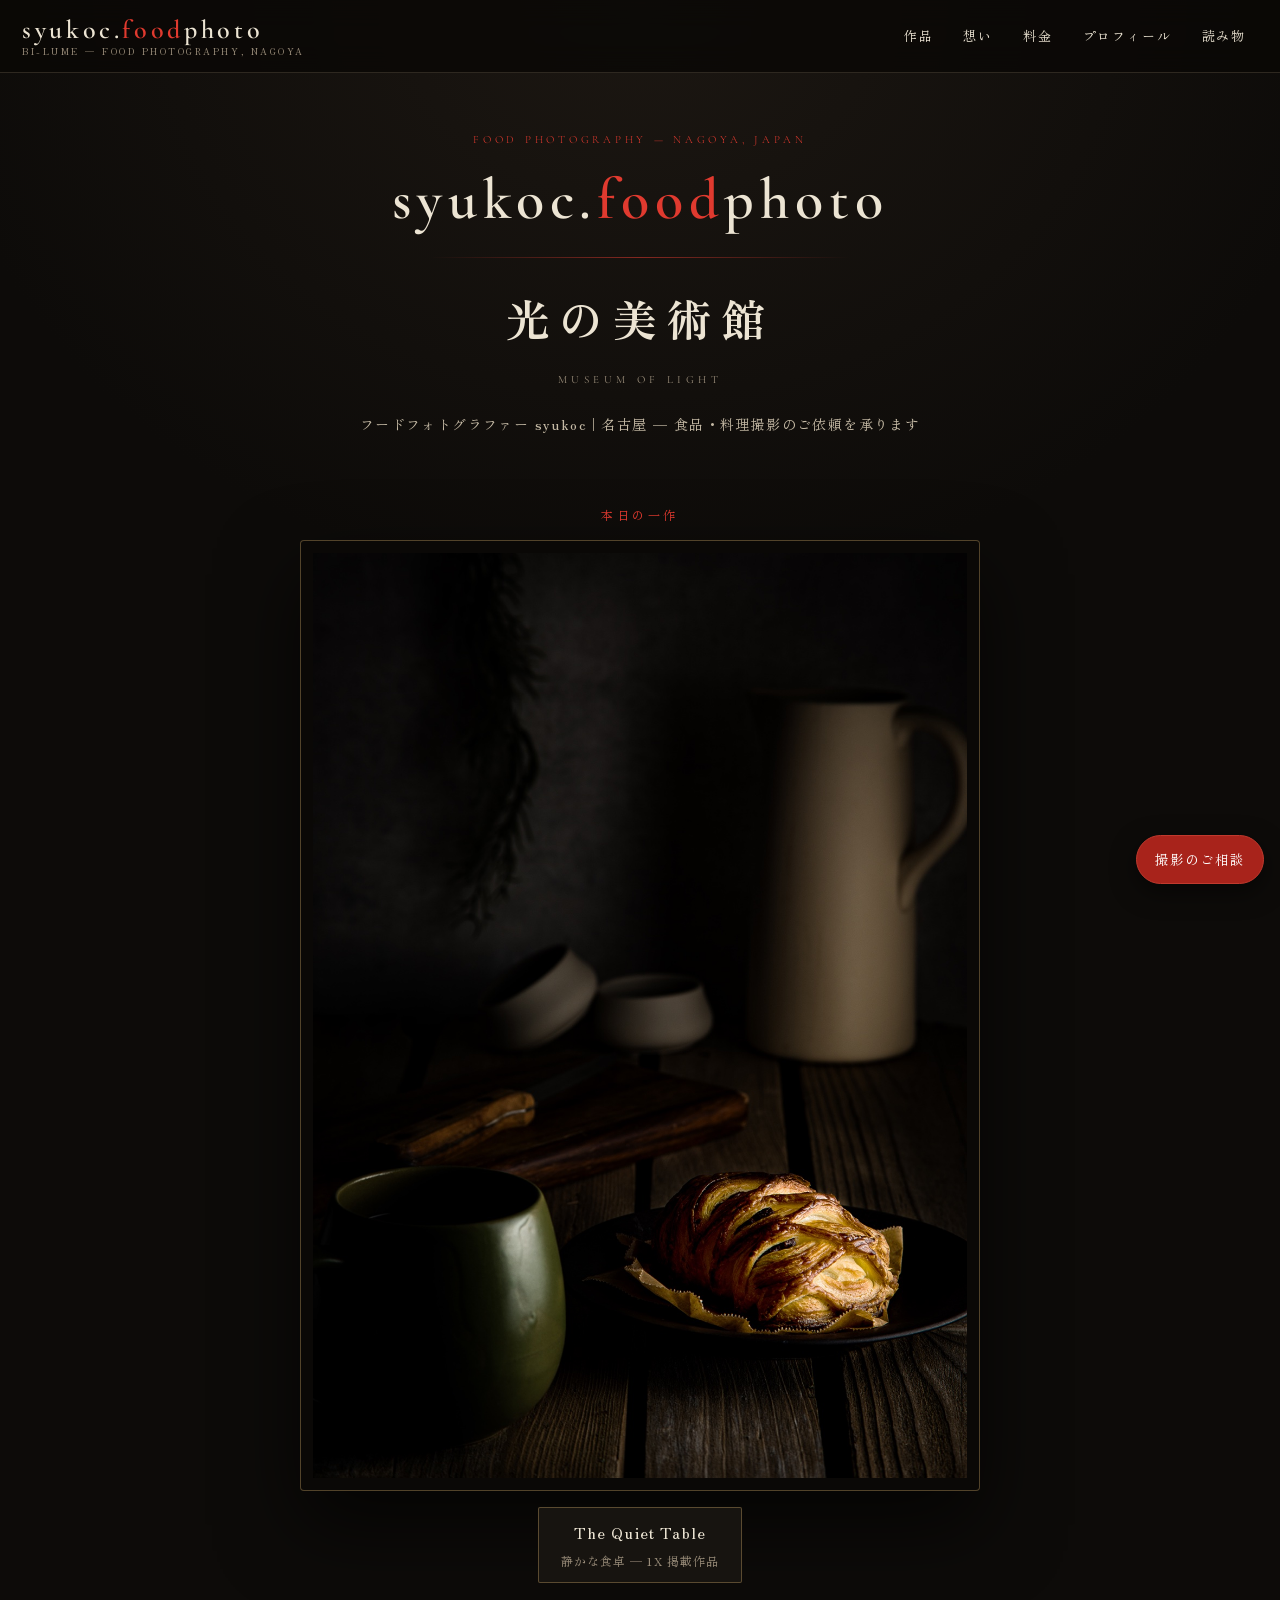
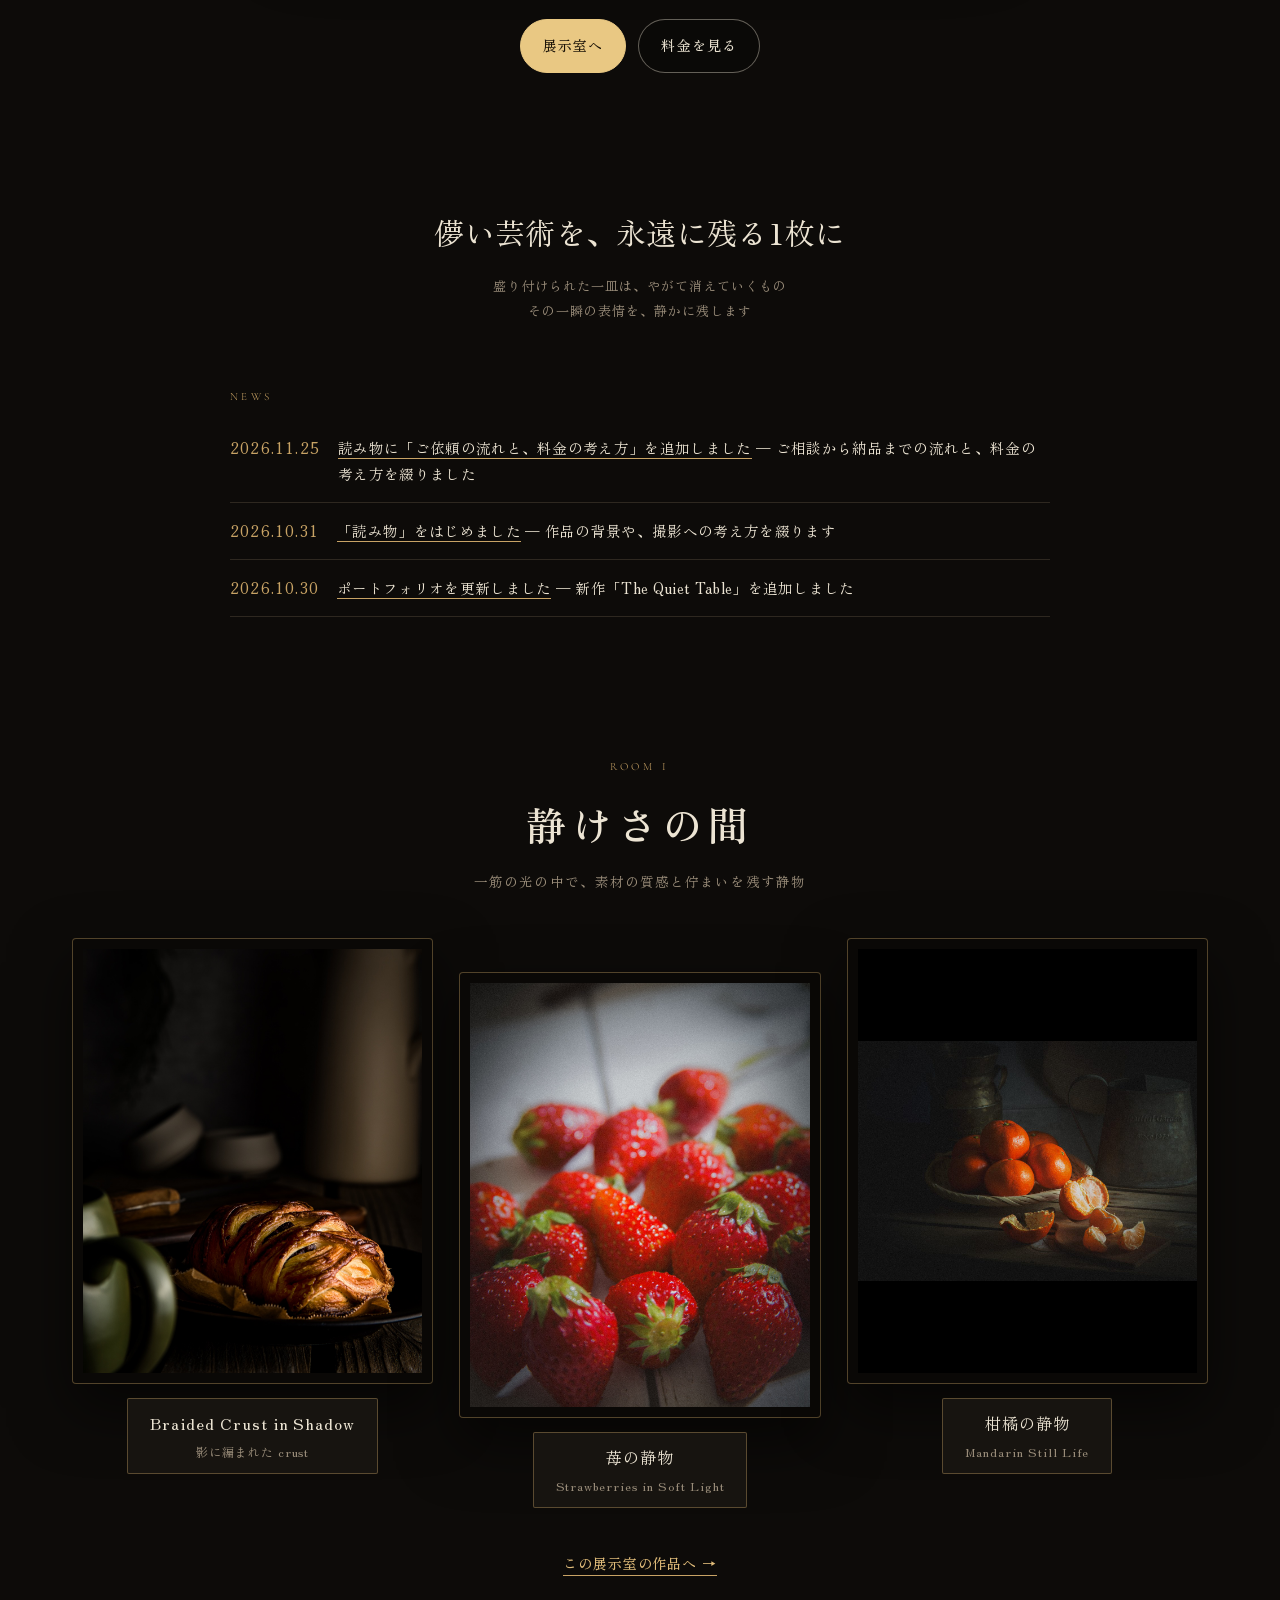
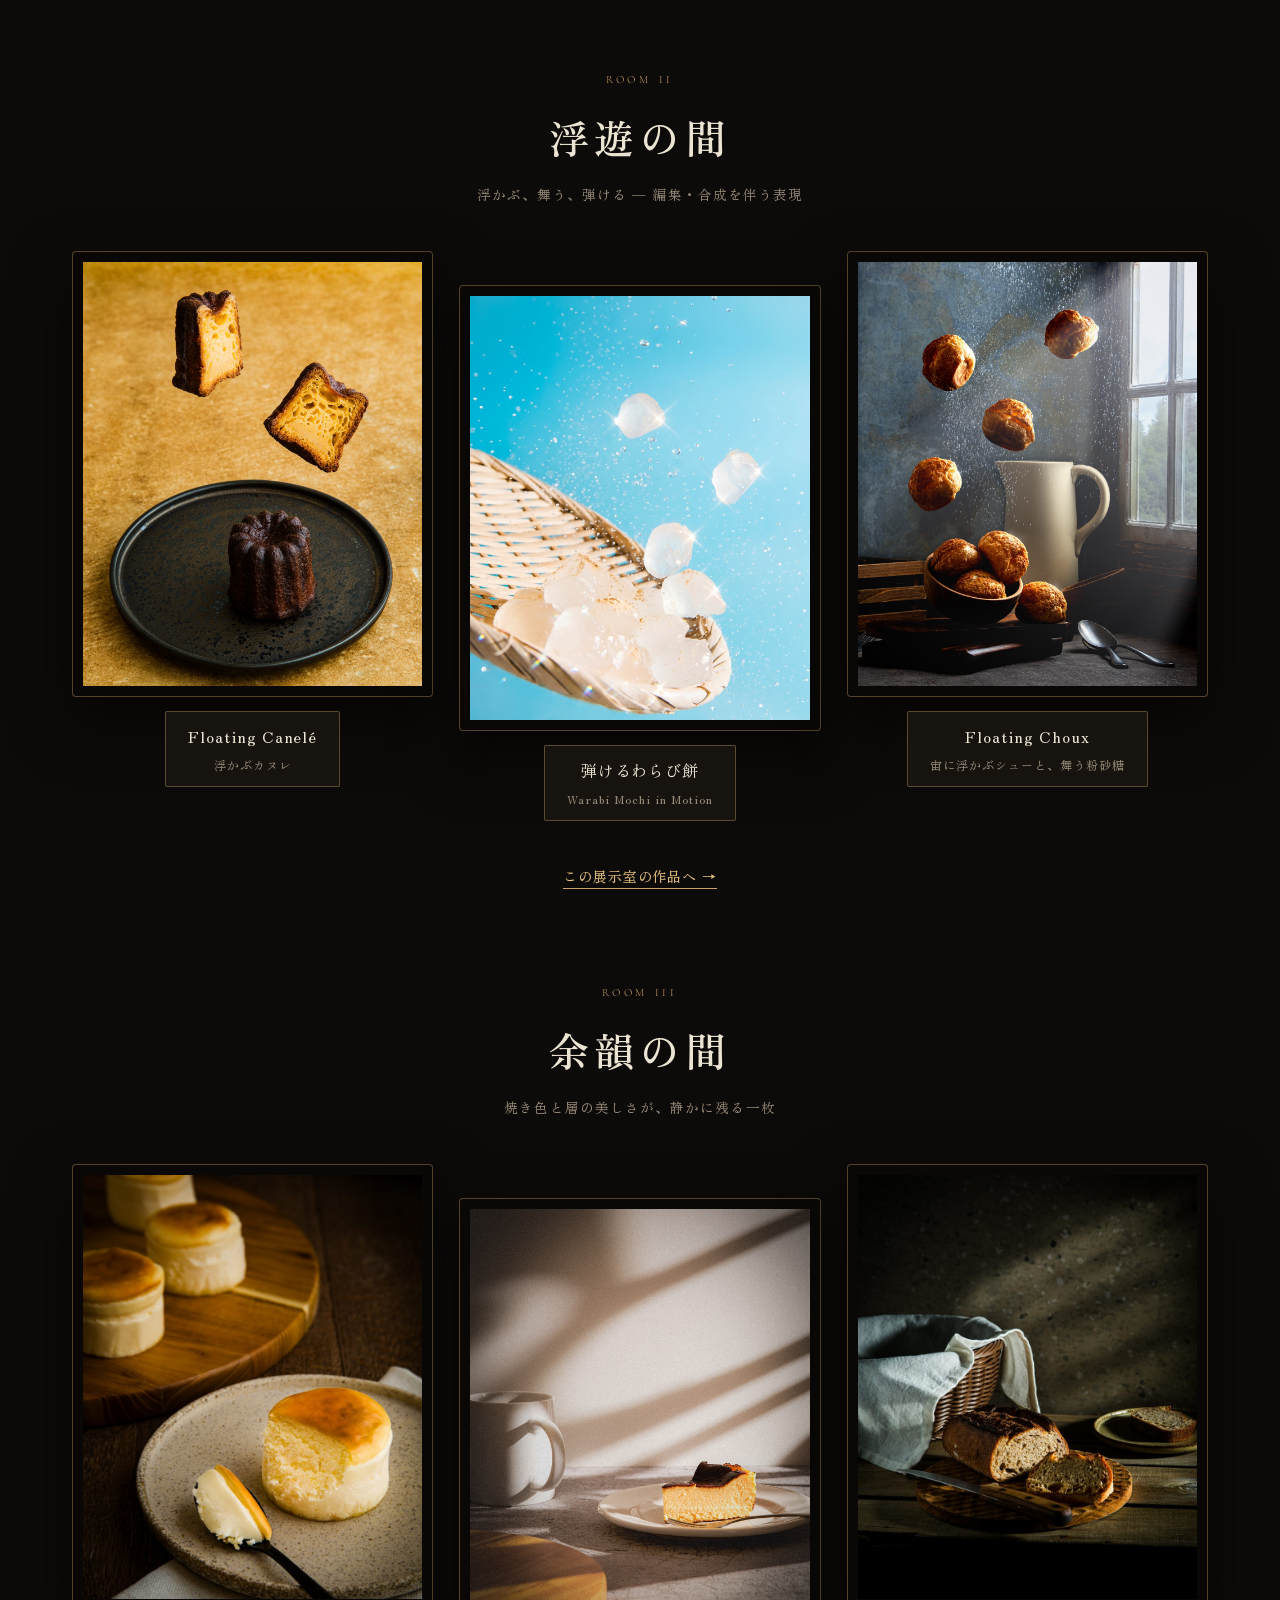
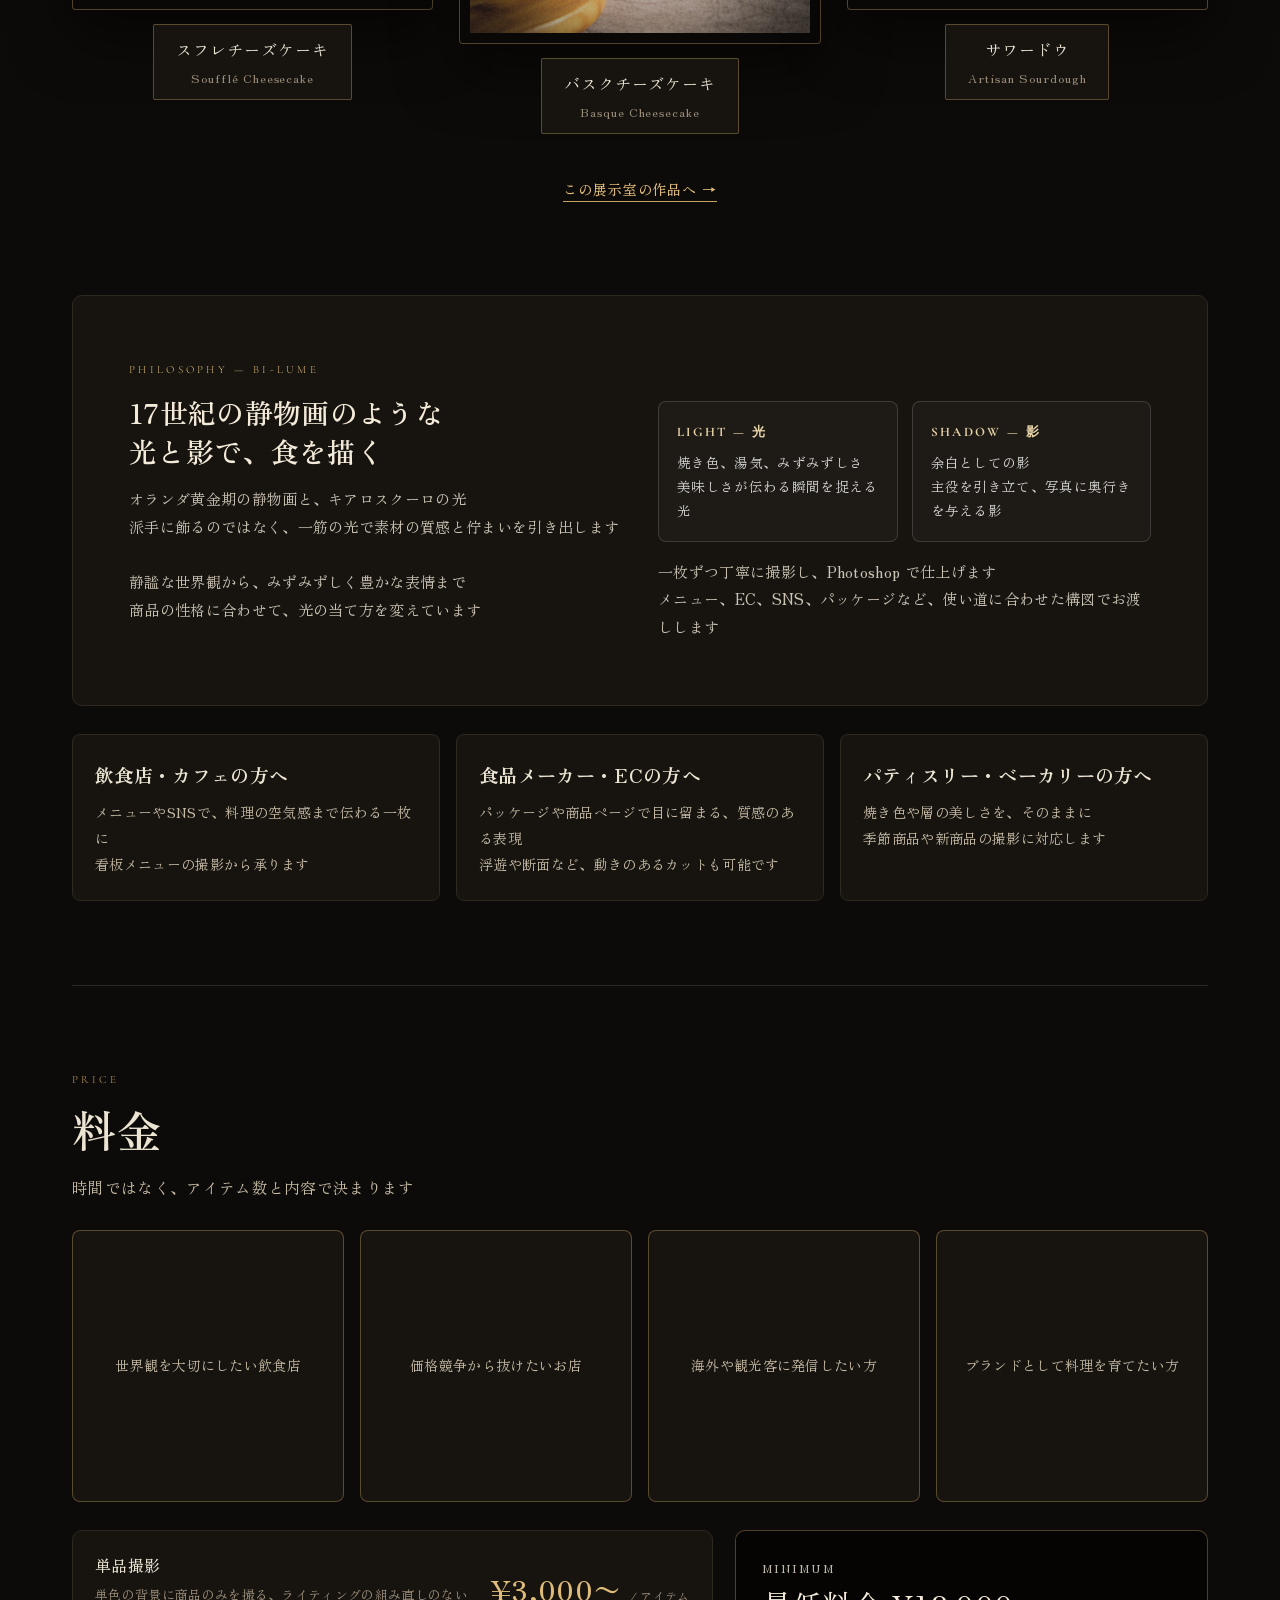
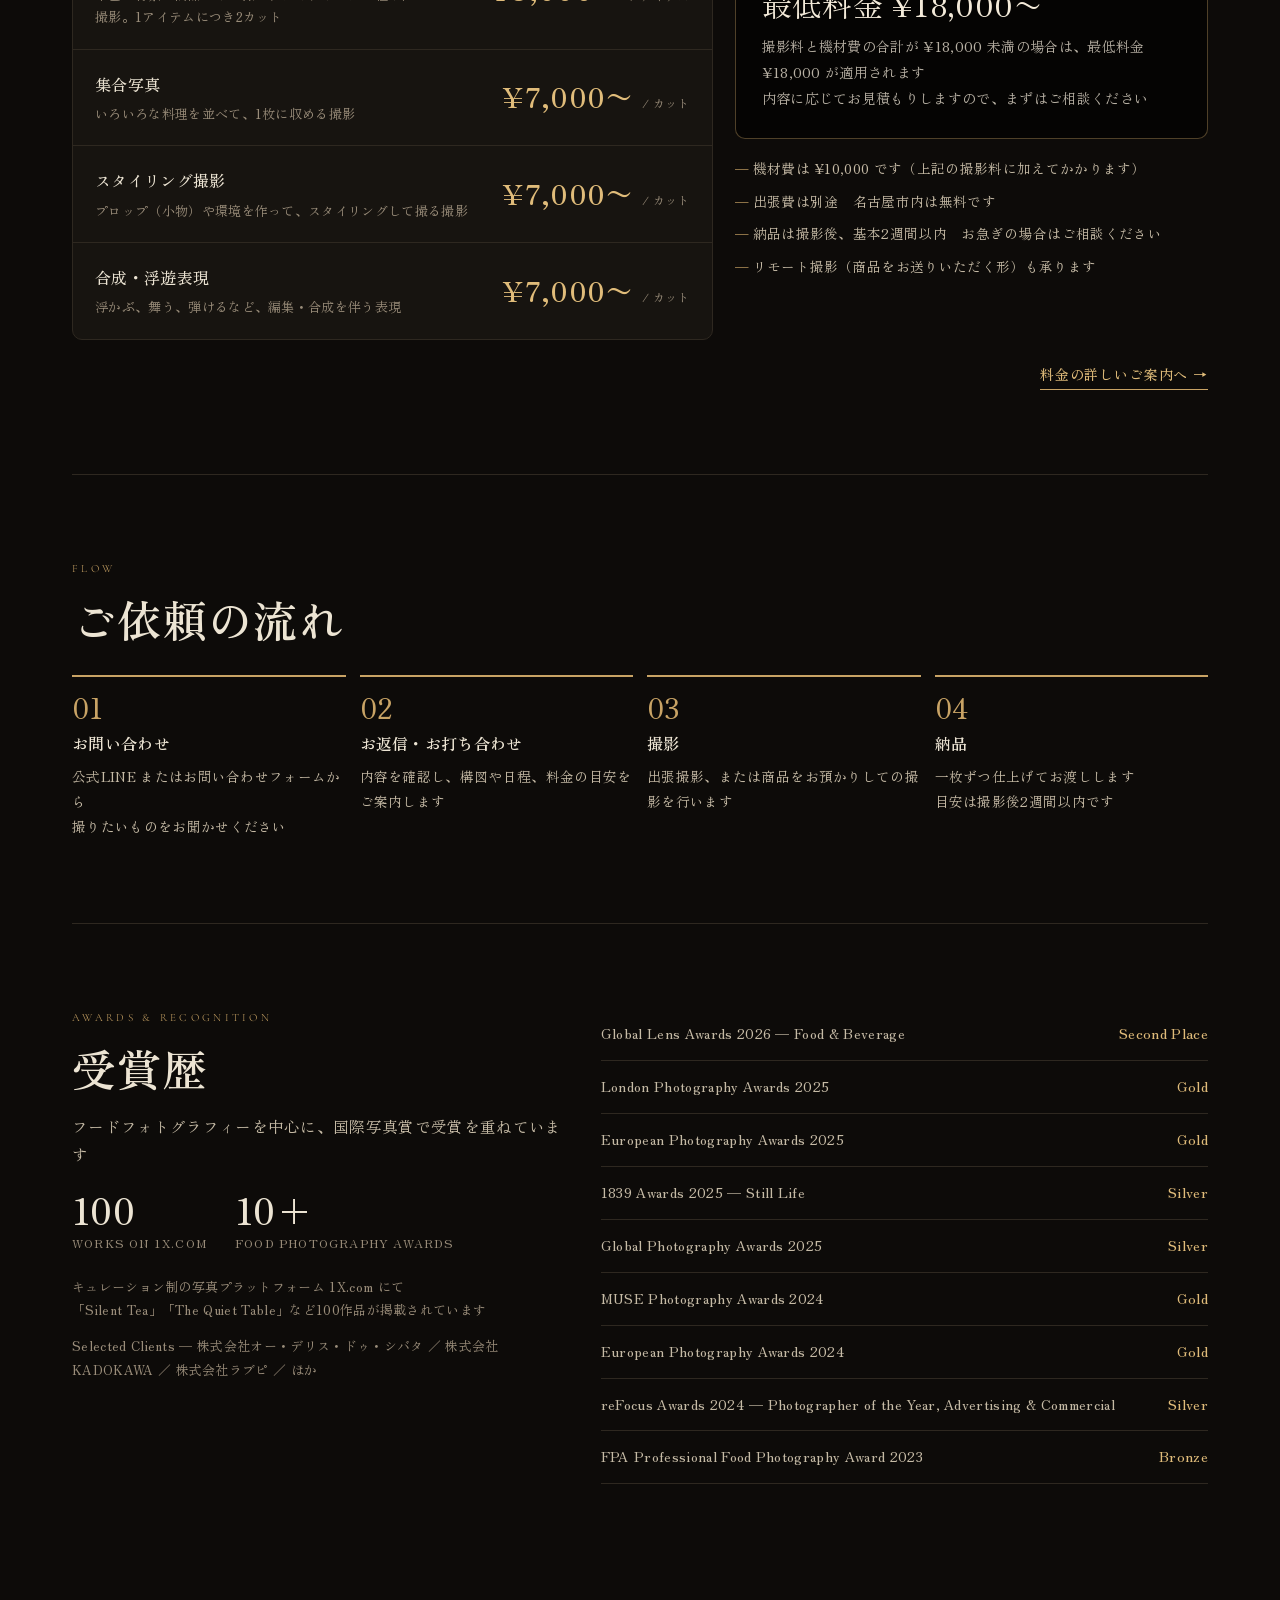
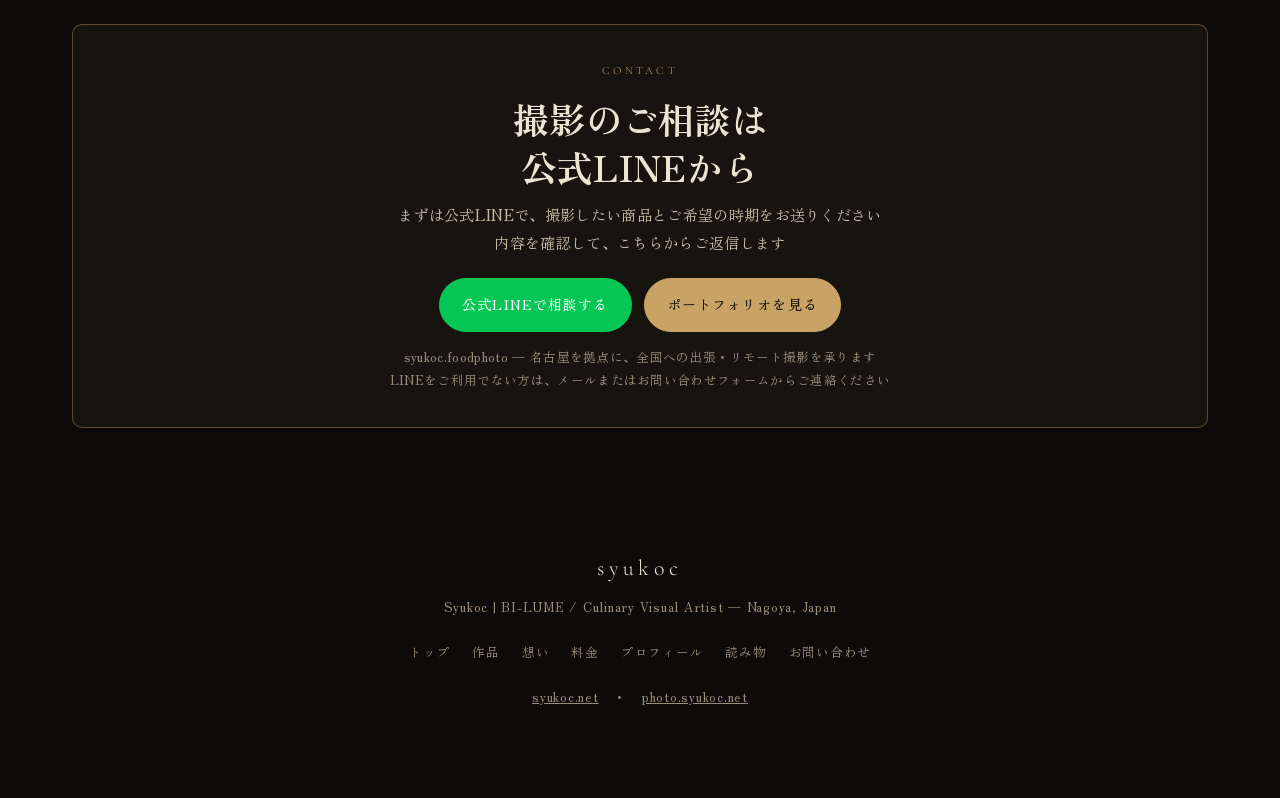
<file: index.html>
<!doctype html>
<html lang="ja">
<head>
<meta charset="utf-8">
<meta name="viewport" content="width=device-width, initial-scale=1, viewport-fit=cover">
<meta name="color-scheme" content="dark">
<link rel="icon" href="data:,">
<title>名古屋のフードフォトグラファー｜syukoc公式サイト</title>
<meta name="description" content="名古屋を拠点に、飲食店・和菓子店・食品ブランドの世界観を伝える料理写真を撮影しています。光と影で食の美しさを残すフードフォトグラファー syukoc の公式サイト。">
<link rel="canonical" href="https://www.syukoc.net/">
<meta name="google-site-verification" content="us7a9GE7_CIHOHsXaf1vhZFBxDh8U48A8EWt_XyC5-M">
<link rel="preconnect" href="https://fonts.googleapis.com"><link rel="preconnect" href="https://fonts.gstatic.com" crossorigin><link href="https://fonts.googleapis.com/css2?family=Cormorant+Garamond:ital,wght@0,400;0,500;0,600;1,400&family=Zen+Old+Mincho:wght@400;700;900&family=Noto+Sans+JP:wght@300;400;500;700&display=swap" rel="stylesheet">
<link rel="stylesheet" href="assets/museum.css?v=5">
</head>
<body>
<header class="header" id="header">
  <a class="logo" href="index.html">syukoc.<span class="food">food</span>photo<small>BI-LUME — FOOD PHOTOGRAPHY, NAGOYA</small></a>
  <nav class="nav" aria-label="メインメニュー">
    <a href="collections/">作品</a><a href="philosophy/">想い</a><a href="services/">料金</a><a href="who-is-syukoc/">プロフィール</a><a href="読み物/">読み物</a>
    
  </nav>
</header>
<main>

  <section class="entrance" aria-label="入口">
    <div class="exhibit-tag">Food Photography — Nagoya, Japan</div>
    <h1 class="brand">syukoc.<span class="food">food</span>photo</h1>
    <div class="brand-rule"></div>
    <h2 class="museum-name">光の美術館<small>Museum of Light</small></h2>
    <p class="identity-line">フードフォトグラファー syukoc｜名古屋 — 食品・料理撮影のご依頼を承ります</p>

    <div class="today">
      <div class="today-tag">本日の一作</div>
      <div class="frame"><img src="assets/img/quiet-table.jpg" alt="暗い光の中、木のテーブルにパンと器を置いた静かな食卓"></div>
      <div class="plate"><span class="t">The Quiet Table</span><span class="s">静かな食卓 — 1X 掲載作品</span></div>
    </div>

    <div class="entrance-actions">
      <a class="btn btn-gold" href="#rooms">展示室へ</a>
      <a class="btn btn-ghost" href="services/">料金を見る</a>
    </div>
  </section>

  <div class="wrap">
    <section class="intro">
      <p>儚い芸術を、永遠に残る1枚に</p>
      <small>盛り付けられた一皿は、やがて消えていくもの<br>その一瞬の表情を、静かに残します</small>
    </section>

    <section class="section-tight" aria-label="お知らせ">
      <div class="news">
        <div class="label">News</div>
        <ul class="news-list">
          <li><time datetime="2026-11-25">2026.11.25</time><span><a href="l/flow-and-pricing/">読み物に「ご依頼の流れと、料金の考え方」を追加しました</a> — ご相談から納品までの流れと、料金の考え方を綴りました</span></li>
          <li><time datetime="2026-10-31">2026.10.31</time><span><a href="読み物/">「読み物」をはじめました</a> — 作品の背景や、撮影への考え方を綴ります</span></li>
          <li><time datetime="2026-10-30">2026.10.30</time><span><a href="https://photo.syukoc.net" target="_blank" rel="noopener">ポートフォリオを更新しました</a> — 新作「The Quiet Table」を追加しました</span></li>
        </ul>
      </div>
    </section>
  </div>

  <div class="wrap" id="rooms">

    <section class="room" aria-label="第一室 静けさの間">
      <div class="room-head">
        <div class="no">Room I</div>
        <h2>静けさの間</h2>
        <p>一筋の光の中で、素材の質感と佇まいを残す静物</p>
      </div>
      <div class="hang">
        <figure class="work">
          <div class="frame"><img src="assets/img/braided.jpg" alt="編み目の焼き色が際立つパンを、光と影の中で近くから捉えた静物"></div>
          <div class="plate"><span class="t">Braided Crust in Shadow</span><span class="s">影に編まれた crust</span></div>
        </figure>
        <figure class="work">
          <div class="frame"><img src="assets/img/strawberries-dream.jpg" alt="柔らかな光の中の苺"></div>
          <div class="plate"><span class="t">苺の静物</span><span class="s">Strawberries in Soft Light</span></div>
        </figure>
        <figure class="work">
          <div class="frame matte"><img src="assets/img/09-mandarin-still-life.jpg" alt="柑橘を題材にした静物"></div>
          <div class="plate"><span class="t">柑橘の静物</span><span class="s">Mandarin Still Life</span></div>
        </figure>
      </div>
      <div class="room-link"><a class="link-arrow" href="the-alchemy-of-light/">この展示室の作品へ →</a></div>
    </section>

    <section class="room" aria-label="第二室 浮遊の間">
      <div class="room-head">
        <div class="no">Room II</div>
        <h2>浮遊の間</h2>
        <p>浮かぶ、舞う、弾ける — 編集・合成を伴う表現</p>
      </div>
      <div class="hang">
        <figure class="work">
          <div class="frame"><img src="assets/img/canele-bright.jpg" alt="宙に浮かぶカヌレの断面"></div>
          <div class="plate"><span class="t">Floating Canelé</span><span class="s">浮かぶカヌレ</span></div>
        </figure>
        <figure class="work">
          <div class="frame"><img src="assets/img/warabi.jpg" alt="水しぶきとともに跳ねるわらび餅"></div>
          <div class="plate"><span class="t">弾けるわらび餅</span><span class="s">Warabi Mochi in Motion</span></div>
        </figure>
        <figure class="work">
          <div class="frame"><img src="assets/img/floating-choux.jpg" alt="窓辺の光の中で浮かぶシュークリームと、舞う粉砂糖"></div>
          <div class="plate"><span class="t">Floating Choux</span><span class="s">宙に浮かぶシューと、舞う粉砂糖</span></div>
        </figure>
      </div>
      <div class="room-link"><a class="link-arrow" href="gravity-defied/">この展示室の作品へ →</a></div>
    </section>

    <section class="room" aria-label="第三室 余韻の間">
      <div class="room-head">
        <div class="no">Room III</div>
        <h2>余韻の間</h2>
        <p>焼き色と層の美しさが、静かに残る一枚</p>
      </div>
      <div class="hang">
        <figure class="work">
          <div class="frame"><img src="assets/img/souffle.jpg" alt="スフレチーズケーキ"></div>
          <div class="plate"><span class="t">スフレチーズケーキ</span><span class="s">Soufflé Cheesecake</span></div>
        </figure>
        <figure class="work">
          <div class="frame"><img src="assets/img/basque.jpg" alt="窓辺の光で撮ったバスクチーズケーキ"></div>
          <div class="plate"><span class="t">バスクチーズケーキ</span><span class="s">Basque Cheesecake</span></div>
        </figure>
        <figure class="work">
          <div class="frame"><img src="assets/img/03-artisan-sourdough.jpg" alt="職人のサワードウブレッド"></div>
          <div class="plate"><span class="t">サワードウ</span><span class="s">Artisan Sourdough</span></div>
        </figure>
      </div>
      <div class="room-link"><a class="link-arrow" href="culinary-narratives/">この展示室の作品へ →</a></div>
    </section>

    <section class="section" id="philosophy">
      <div class="philosophy">
        <div class="label">Philosophy — BI-LUME</div>
        <div class="philosophy-grid">
          <div>
            <h3>17世紀の静物画のような<br>光と影で、食を描く</h3>
            <p>オランダ黄金期の静物画と、キアロスクーロの光<br>派手に飾るのではなく、一筋の光で素材の質感と佇まいを引き出します<br><br>静謐な世界観から、みずみずしく豊かな表情まで<br>商品の性格に合わせて、光の当て方を変えています</p>
          </div>
          <div>
            <div class="bi">
              <div><b>LIGHT — 光</b><span>焼き色、湯気、みずみずしさ<br>美味しさが伝わる瞬間を捉える光</span></div>
              <div><b>SHADOW — 影</b><span>余白としての影<br>主役を引き立て、写真に奥行きを与える影</span></div>
            </div>
            <p style="margin-top:16px">一枚ずつ丁寧に撮影し、Photoshop で仕上げます<br>メニュー、EC、SNS、パッケージなど、使い道に合わせた構図でお渡しします</p>
          </div>
        </div>
      </div>

      <div class="cols3">
        <article class="use"><h3>飲食店・カフェの方へ</h3><p>メニューやSNSで、料理の空気感まで伝わる一枚に<br>看板メニューの撮影から承ります</p></article>
        <article class="use"><h3>食品メーカー・ECの方へ</h3><p>パッケージや商品ページで目に留まる、質感のある表現<br>浮遊や断面など、動きのあるカットも可能です</p></article>
        <article class="use"><h3>パティスリー・ベーカリーの方へ</h3><p>焼き色や層の美しさを、そのままに<br>季節商品や新商品の撮影に対応します</p></article>
      </div>
    </section>

    <hr class="divider">

    <section class="section" id="price">
      <div class="label">Price</div>
      <h2 class="h2">料金</h2>
      <p class="lead">時間ではなく、アイテム数と内容で決まります</p>

      <div class="audience-grid" aria-label="対象となるお客様">
        <article class="use"><p>世界観を大切にしたい飲食店</p></article>
        <article class="use"><p>価格競争から抜けたいお店</p></article>
        <article class="use"><p>海外や観光客に発信したい方</p></article>
        <article class="use"><p>ブランドとして料理を育てたい方</p></article>
      </div>

      <div class="price-layout">
        <div class="price-main">
          <div class="price-row">
            <div><h3>単品撮影</h3><p>単色の背景に商品のみを撮る、ライティングの組み直しのない撮影。1アイテムにつき2カット</p></div>
            <div class="price">¥3,000〜 <small>/ アイテム</small></div>
          </div>
          <div class="price-row">
            <div><h3>集合写真</h3><p>いろいろな料理を並べて、1枚に収める撮影</p></div>
            <div class="price">¥7,000〜 <small>/ カット</small></div>
          </div>
          <div class="price-row">
            <div><h3>スタイリング撮影</h3><p>プロップ（小物）や環境を作って、スタイリングして撮る撮影</p></div>
            <div class="price">¥7,000〜 <small>/ カット</small></div>
          </div>
          <div class="price-row">
            <div><h3>合成・浮遊表現</h3><p>浮かぶ、舞う、弾けるなど、編集・合成を伴う表現</p></div>
            <div class="price">¥7,000〜 <small>/ カット</small></div>
          </div>
        </div>
        <div>
          <div class="min-box">
            <div style="font-size:12px;letter-spacing:.18em;opacity:.8">MINIMUM</div>
            <div class="big">最低料金 ¥18,000〜</div>
            <p>撮影料と機材費の合計が ¥18,000 未満の場合は、最低料金 ¥18,000 が適用されます<br>内容に応じてお見積もりしますので、まずはご相談ください</p>
          </div>
          <ul class="note-list">
            <li>機材費は ¥10,000 です（上記の撮影料に加えてかかります）</li>
            <li>出張費は別途　名古屋市内は無料です</li>
            <li>納品は撮影後、基本2週間以内　お急ぎの場合はご相談ください</li>
            <li>リモート撮影（商品をお送りいただく形）も承ります</li>
          </ul>
        </div>
      </div>
      <div class="works-note"><a class="link-arrow" href="services/">料金の詳しいご案内へ →</a></div>
    </section>

    <hr class="divider">

    <section class="section" id="flow">
      <div class="label">Flow</div>
      <h2 class="h2">ご依頼の流れ</h2>
      <div class="flow">
        <div class="step"><div class="num">01</div><h3>お問い合わせ</h3><p>公式LINE またはお問い合わせフォームから<br>撮りたいものをお聞かせください</p></div>
        <div class="step"><div class="num">02</div><h3>お返信・お打ち合わせ</h3><p>内容を確認し、構図や日程、料金の目安をご案内します</p></div>
        <div class="step"><div class="num">03</div><h3>撮影</h3><p>出張撮影、または商品をお預かりしての撮影を行います</p></div>
        <div class="step"><div class="num">04</div><h3>納品</h3><p>一枚ずつ仕上げてお渡しします<br>目安は撮影後2週間以内です</p></div>
      </div>
    </section>

    <hr class="divider">

    <section class="section" id="awards">
      <div class="awards">
        <div>
          <div class="label">Awards &amp; Recognition</div>
          <h2 class="h2">受賞歴</h2>
          <p class="lead">フードフォトグラフィーを中心に、国際写真賞で受賞を重ねています</p>
          <div class="stat">
            <div><b>100</b><span>WORKS ON 1X.COM</span></div>
            <div><b>10+</b><span>FOOD PHOTOGRAPHY AWARDS</span></div>
          </div>
          <p style="color:var(--muted);font-size:13px;margin-top:18px;line-height:1.8">キュレーション制の写真プラットフォーム 1X.com にて<br>「Silent Tea」「The Quiet Table」など100作品が掲載されています</p>
          <p style="color:var(--muted);font-size:13px;margin-top:10px;line-height:1.8">Selected Clients — 株式会社オー・デリス・ドゥ・シバタ ／ 株式会社KADOKAWA ／ 株式会社ラブピ ／ ほか</p>
        </div>
        <ul class="award-list">
          <li><span>Global Lens Awards 2026 — Food &amp; Beverage</span><span>Second Place</span></li>
          <li><span>London Photography Awards 2025</span><span>Gold</span></li>
          <li><span>European Photography Awards 2025</span><span>Gold</span></li>
          <li><span>1839 Awards 2025 — Still Life</span><span>Silver</span></li>
          <li><span>Global Photography Awards 2025</span><span>Silver</span></li>
          <li><span>MUSE Photography Awards 2024</span><span>Gold</span></li>
          <li><span>European Photography Awards 2024</span><span>Gold</span></li>
          <li><span>reFocus Awards 2024 — Photographer of the Year, Advertising &amp; Commercial</span><span>Silver</span></li>
          <li><span>FPA Professional Food Photography Award 2023</span><span>Bronze</span></li>
        </ul>
      </div>
    </section>

    <section class="section-tight" id="contact" style="padding-bottom:84px">
      <div class="contact">
        <div class="label" style="text-align:center">Contact</div>
        <h2>撮影のご相談は<br>公式LINEから</h2>
        <p>まずは公式LINEで、撮影したい商品とご希望の時期をお送りください<br>内容を確認して、こちらからご返信します</p>
        <div style="display:flex;gap:12px;justify-content:center;flex-wrap:wrap">
          <a class="btn btn-line" href="https://lin.ee/RTCfIxx" target="_blank" rel="noopener">公式LINEで相談する</a>
          <a class="btn btn-dark" href="https://photo.syukoc.net" target="_blank" rel="noopener">ポートフォリオを見る</a>
        </div>
        <small>syukoc.foodphoto — 名古屋を拠点に、全国への出張・リモート撮影を承ります<br>LINEをご利用でない方は、メールまたはお問い合わせフォームからご連絡ください</small>
      </div>
    </section>
  </div>

</main>
<a class="consult-fixed" href="contact/">撮影のご相談</a>
<footer>
  <div class="f-logo">syukoc</div>
  <div>Syukoc | BI-LUME / Culinary Visual Artist — Nagoya, Japan</div>
  <nav aria-label="フッターメニュー"><a href="">トップ</a><a href="collections/">作品</a><a href="philosophy/">想い</a><a href="services/">料金</a><a href="who-is-syukoc/">プロフィール</a><a href="読み物/">読み物</a><a href="contact/">お問い合わせ</a></nav>
  <div><a href="https://www.syukoc.net" style="padding:10px">syukoc.net</a> ・ <a href="https://photo.syukoc.net" target="_blank" rel="noopener" style="padding:10px">photo.syukoc.net</a></div>
</footer>
<script src="assets/museum.js"></script>
</body>
</html>
</file>
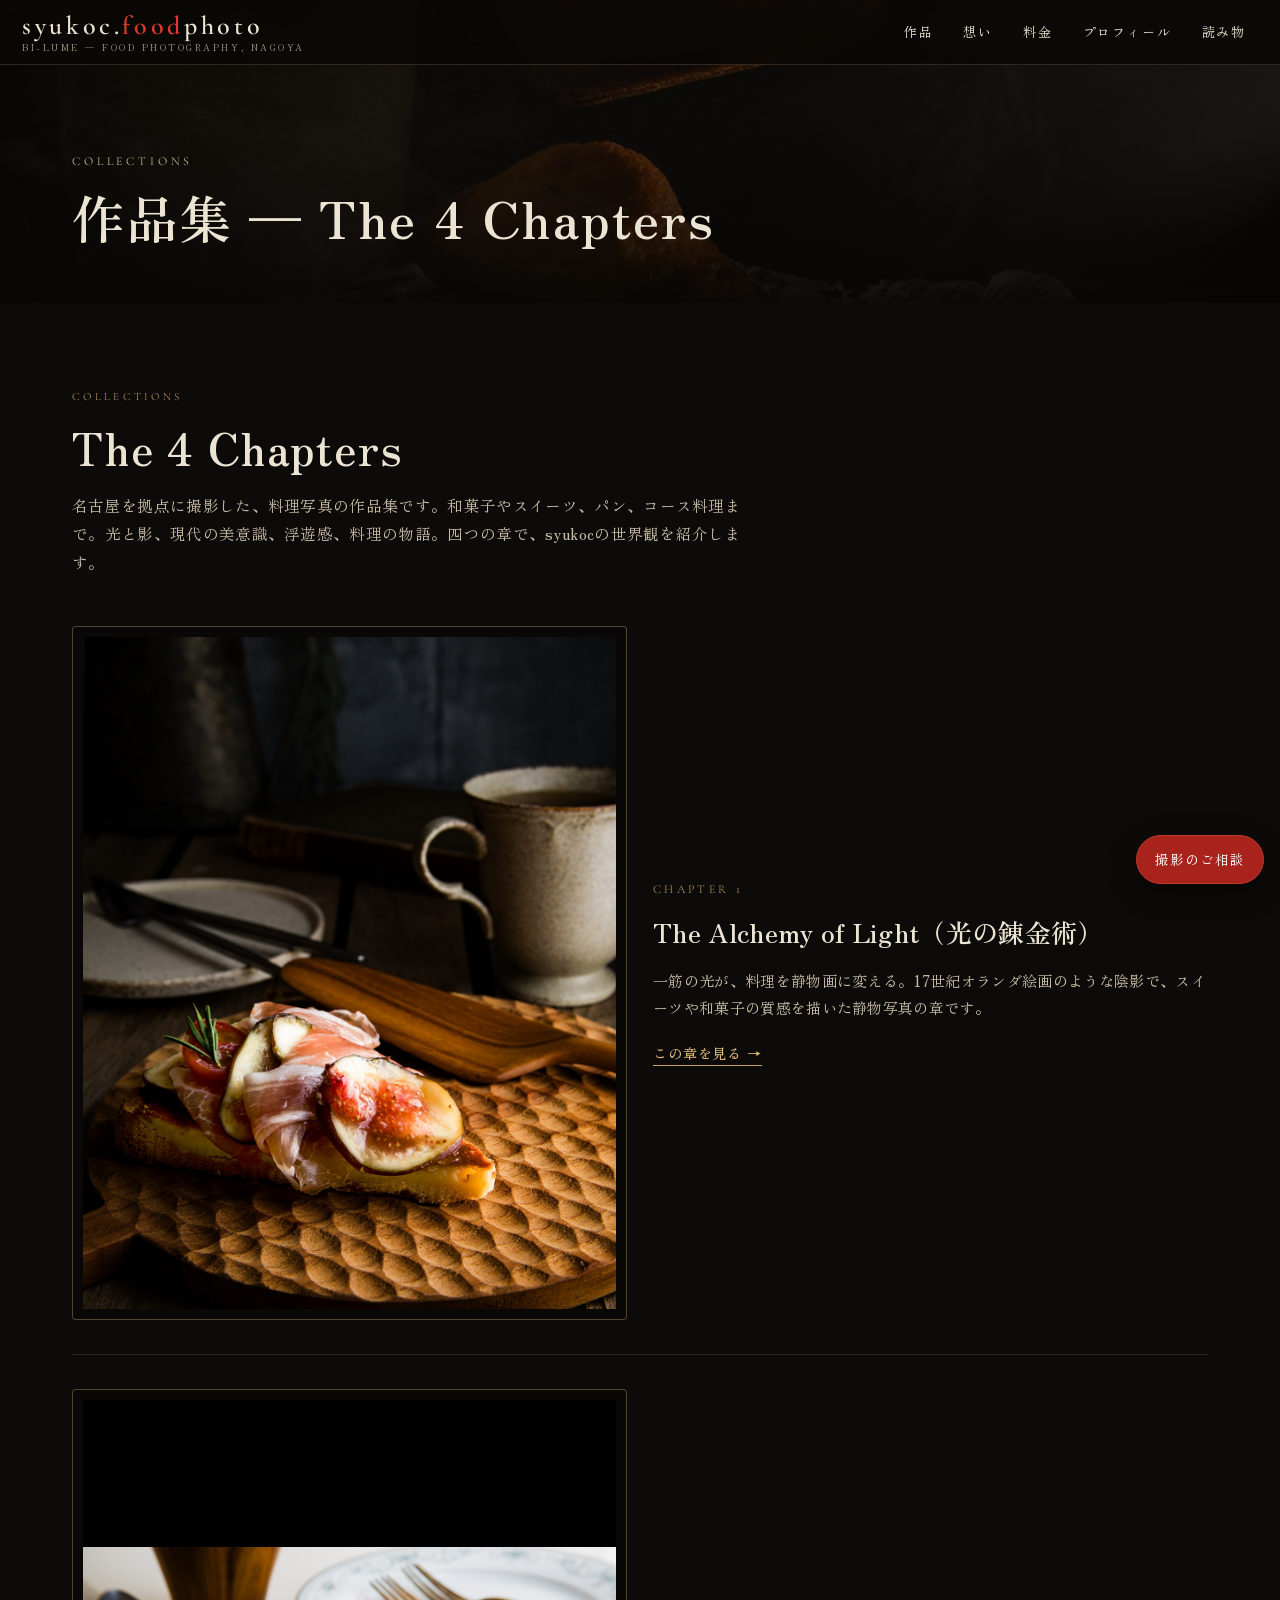
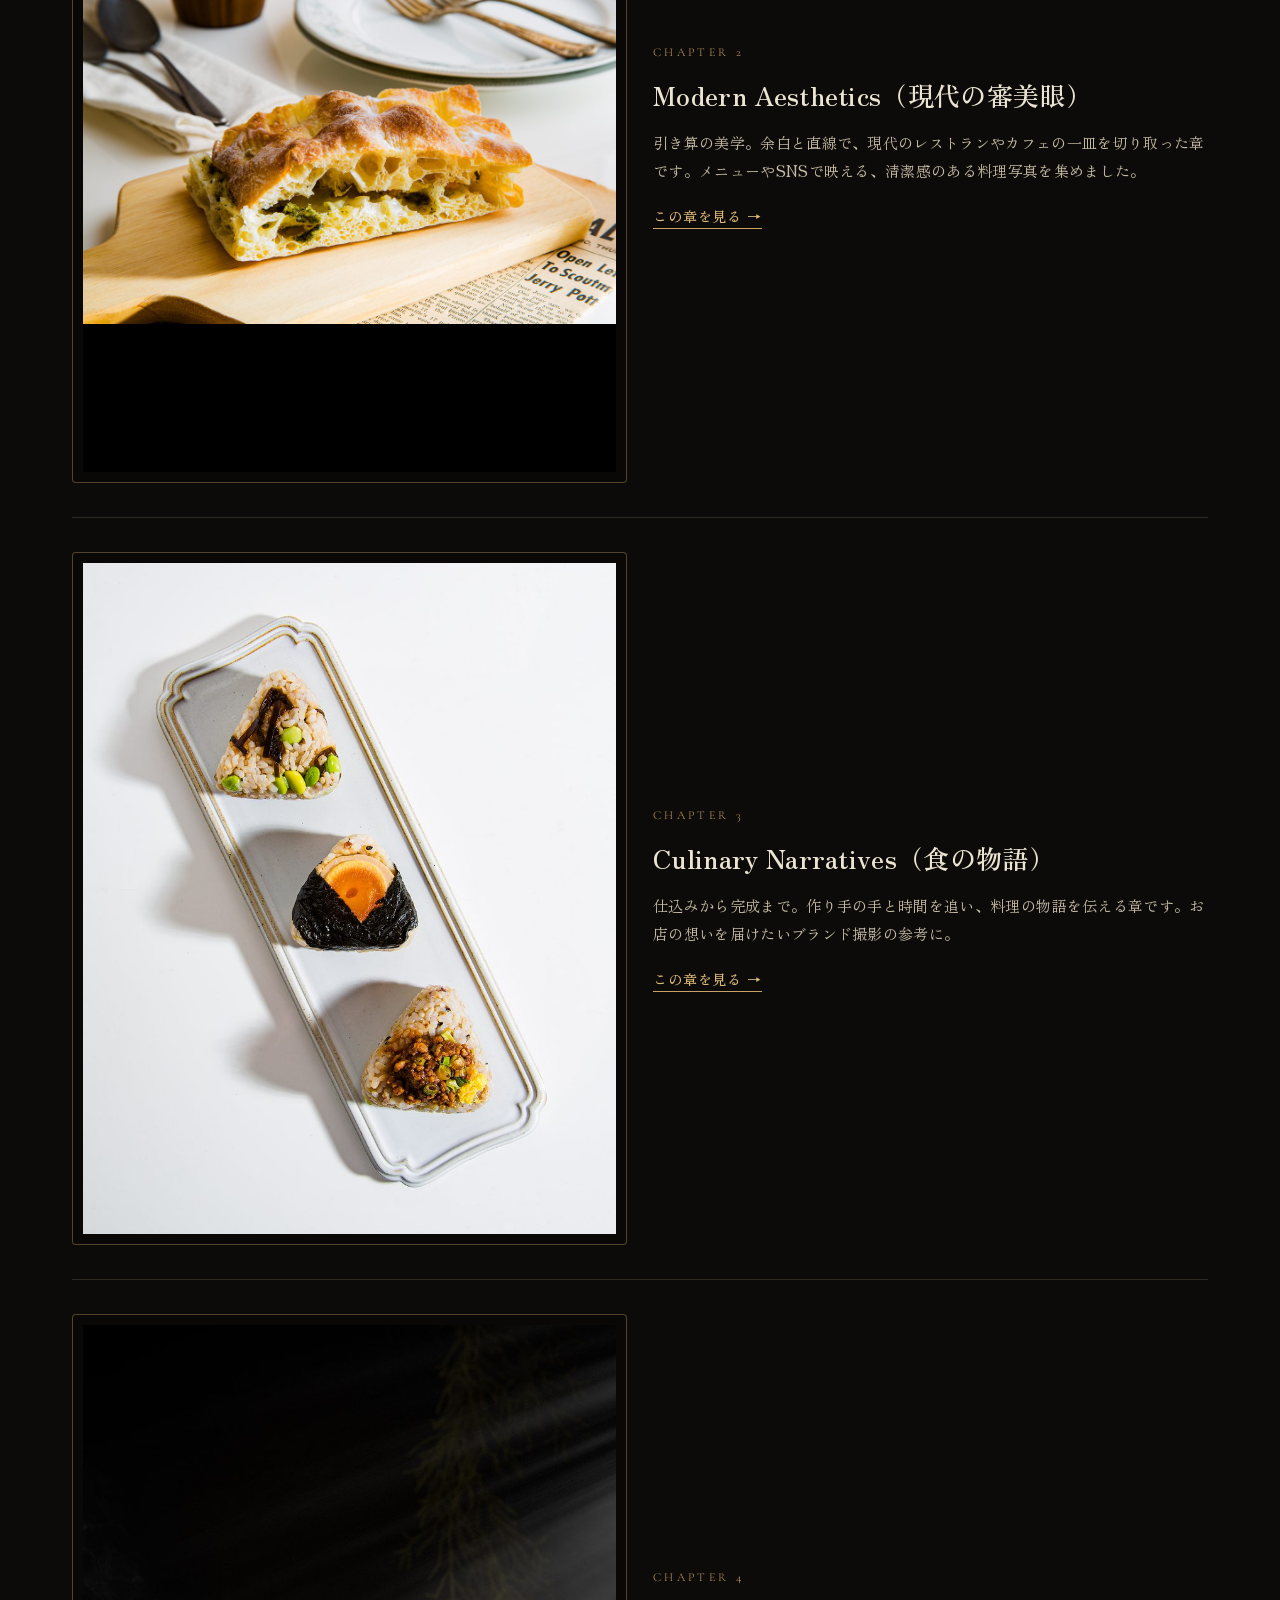
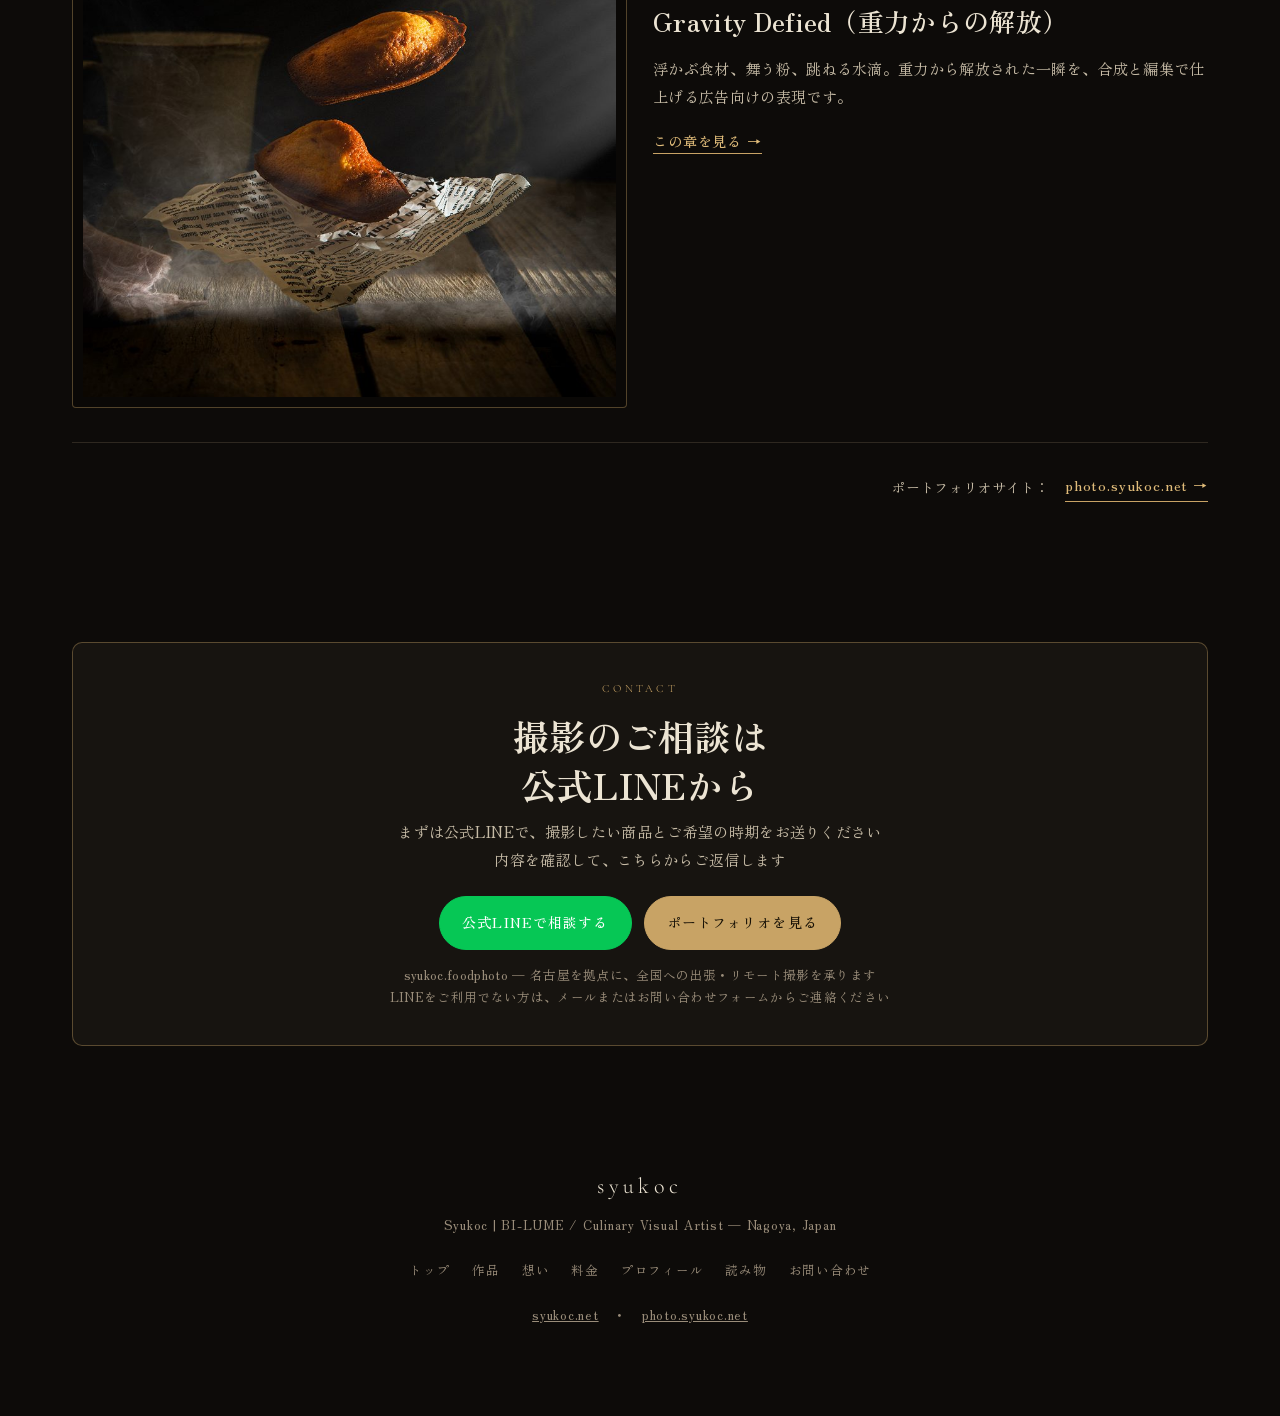
<file: collections/index.html>
<!doctype html>
<html lang="ja">
<head>
<meta charset="utf-8">
<meta name="viewport" content="width=device-width, initial-scale=1, viewport-fit=cover">
<meta name="color-scheme" content="dark">
<link rel="icon" href="data:,">
<title>作品集｜料理写真・フードフォトギャラリー｜syukoc</title>
<meta name="description" content="名古屋を拠点に撮影した料理写真の作品集。和菓子やスイーツ、パン、コース料理まで。光と影、現代の美意識、浮遊感、料理の物語。四つの章で紹介します。">
<link rel="canonical" href="https://www.syukoc.net/collections/">
<meta name="google-site-verification" content="us7a9GE7_CIHOHsXaf1vhZFBxDh8U48A8EWt_XyC5-M">
<link rel="preconnect" href="https://fonts.googleapis.com"><link rel="preconnect" href="https://fonts.gstatic.com" crossorigin><link href="https://fonts.googleapis.com/css2?family=Cormorant+Garamond:ital,wght@0,400;0,500;0,600;1,400&family=Zen+Old+Mincho:wght@400;700;900&family=Noto+Sans+JP:wght@300;400;500;700&display=swap" rel="stylesheet">
<link rel="stylesheet" href="../assets/museum.css?v=5">
</head>
<body>
<header class="header solid" id="header">
  <a class="logo" href="../index.html">syukoc.<span class="food">food</span>photo<small>BI-LUME — FOOD PHOTOGRAPHY, NAGOYA</small></a>
  <nav class="nav" aria-label="メインメニュー">
    <a href="../collections/">作品</a><a href="../philosophy/">想い</a><a href="../services/">料金</a><a href="../who-is-syukoc/">プロフィール</a><a href="../読み物/">読み物</a>
    
  </nav>
</header>
<section class="page-hero" aria-label="見出し">
    <img src="../assets/img/madeleine.jpg" alt="">
    <div class="page-hero-inner">
      <div class="eyebrow">Collections</div>
      <h1>作品集 — The 4 Chapters</h1>
    </div>
  </section>
<main>

  <div class="wrap">
    <section class="section">
      <div class="label">Collections</div>
      <h2 class="h2">The 4 Chapters</h2>
      <p class="lead">名古屋を拠点に撮影した、料理写真の作品集です。和菓子やスイーツ、パン、コース料理まで。光と影、現代の美意識、浮遊感、料理の物語。四つの章で、syukocの世界観を紹介します。</p>

      <div class="chapter">
        <a class="thumb" href="../the-alchemy-of-light/"><img src="../assets/img/fig-tartine.jpg" alt="イチジクと生ハムのタルティーヌ"></a>
        <div>
          <div class="no">Chapter 1</div>
          <h3>The Alchemy of Light（光の錬金術）</h3>
          <p>一筋の光が、料理を静物画に変える。17世紀オランダ絵画のような陰影で、スイーツや和菓子の質感を描いた静物写真の章です。</p>
          <a class="link-arrow" href="../the-alchemy-of-light/">この章を見る →</a>
        </div>
      </div>

      <div class="chapter">
        <a class="thumb matte" href="../modern-aesthetics/"><img src="../assets/img/05-focaccia-sandwich.jpg" alt="余白と直線で切り取った現代的な一皿"></a>
        <div>
          <div class="no">Chapter 2</div>
          <h3>Modern Aesthetics（現代の審美眼）</h3>
          <p>引き算の美学。余白と直線で、現代のレストランやカフェの一皿を切り取った章です。メニューやSNSで映える、清潔感のある料理写真を集めました。</p>
          <a class="link-arrow" href="../modern-aesthetics/">この章を見る →</a>
        </div>
      </div>

      <div class="chapter">
        <a class="thumb" href="../culinary-narratives/"><img src="../assets/img/07-onigiri-selection.jpg" alt="作り手の時間が見える料理の場面"></a>
        <div>
          <div class="no">Chapter 3</div>
          <h3>Culinary Narratives（食の物語）</h3>
          <p>仕込みから完成まで。作り手の手と時間を追い、料理の物語を伝える章です。お店の想いを届けたいブランド撮影の参考に。</p>
          <a class="link-arrow" href="../culinary-narratives/">この章を見る →</a>
        </div>
      </div>

      <div class="chapter">
        <a class="thumb" href="../gravity-defied/"><img src="../assets/img/madeleine.jpg" alt="光の中で浮遊するマドレーヌ"></a>
        <div>
          <div class="no">Chapter 4</div>
          <h3>Gravity Defied（重力からの解放）</h3>
          <p>浮かぶ食材、舞う粉、跳ねる水滴。重力から解放された一瞬を、合成と編集で仕上げる広告向けの表現です。</p>
          <a class="link-arrow" href="../gravity-defied/">この章を見る →</a>
        </div>
      </div>

      <div class="works-note" style="margin-top:30px">
        <span style="font-size:14px;color:var(--ink-2)">ポートフォリオサイト：</span>
        <a class="link-arrow" href="https://photo.syukoc.net" target="_blank" rel="noopener">photo.syukoc.net →</a>
      </div>
    </section>
    <section class="section-tight" id="contact" style="padding-bottom:84px">
      <div class="contact">
        <div class="label" style="text-align:center">Contact</div>
        <h2>撮影のご相談は<br>公式LINEから</h2>
        <p>まずは公式LINEで、撮影したい商品とご希望の時期をお送りください<br>内容を確認して、こちらからご返信します</p>
        <div style="display:flex;gap:12px;justify-content:center;flex-wrap:wrap">
          <a class="btn btn-line" href="https://lin.ee/RTCfIxx" target="_blank" rel="noopener">公式LINEで相談する</a>
          <a class="btn btn-dark" href="https://photo.syukoc.net" target="_blank" rel="noopener">ポートフォリオを見る</a>
        </div>
        <small>syukoc.foodphoto — 名古屋を拠点に、全国への出張・リモート撮影を承ります<br>LINEをご利用でない方は、メールまたはお問い合わせフォームからご連絡ください</small>
      </div>
    </section>
  </div>

</main>
<footer>
  <div class="f-logo">syukoc</div>
  <div>Syukoc | BI-LUME / Culinary Visual Artist — Nagoya, Japan</div>
  <nav aria-label="フッターメニュー"><a href="../">トップ</a><a href="../collections/">作品</a><a href="../philosophy/">想い</a><a href="../services/">料金</a><a href="../who-is-syukoc/">プロフィール</a><a href="../読み物/">読み物</a><a href="../contact/">お問い合わせ</a></nav>
  <div><a href="https://www.syukoc.net" style="padding:10px">syukoc.net</a> ・ <a href="https://photo.syukoc.net" target="_blank" rel="noopener" style="padding:10px">photo.syukoc.net</a></div>
</footer>
<script src="../assets/main.js"></script>
<a class="consult-fixed" href="../contact/">撮影のご相談</a>
</body>
</html>
</file>
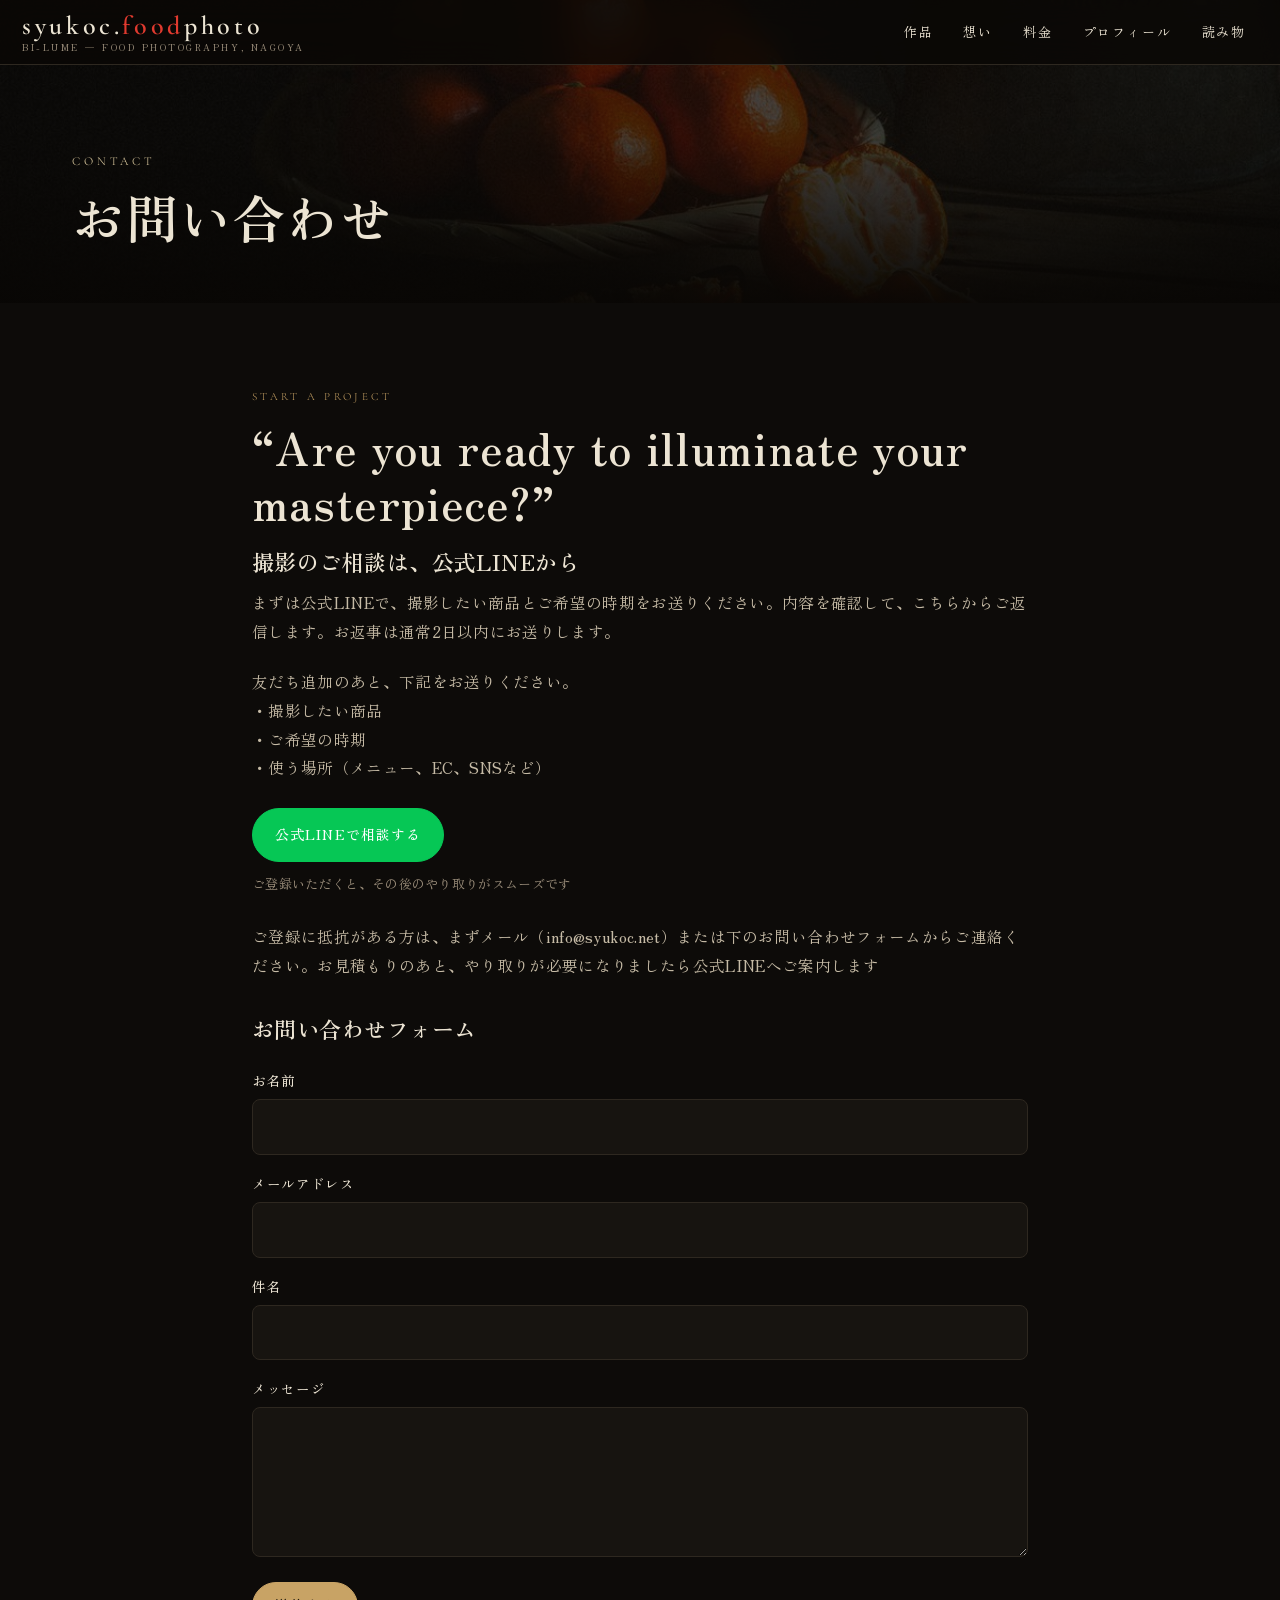
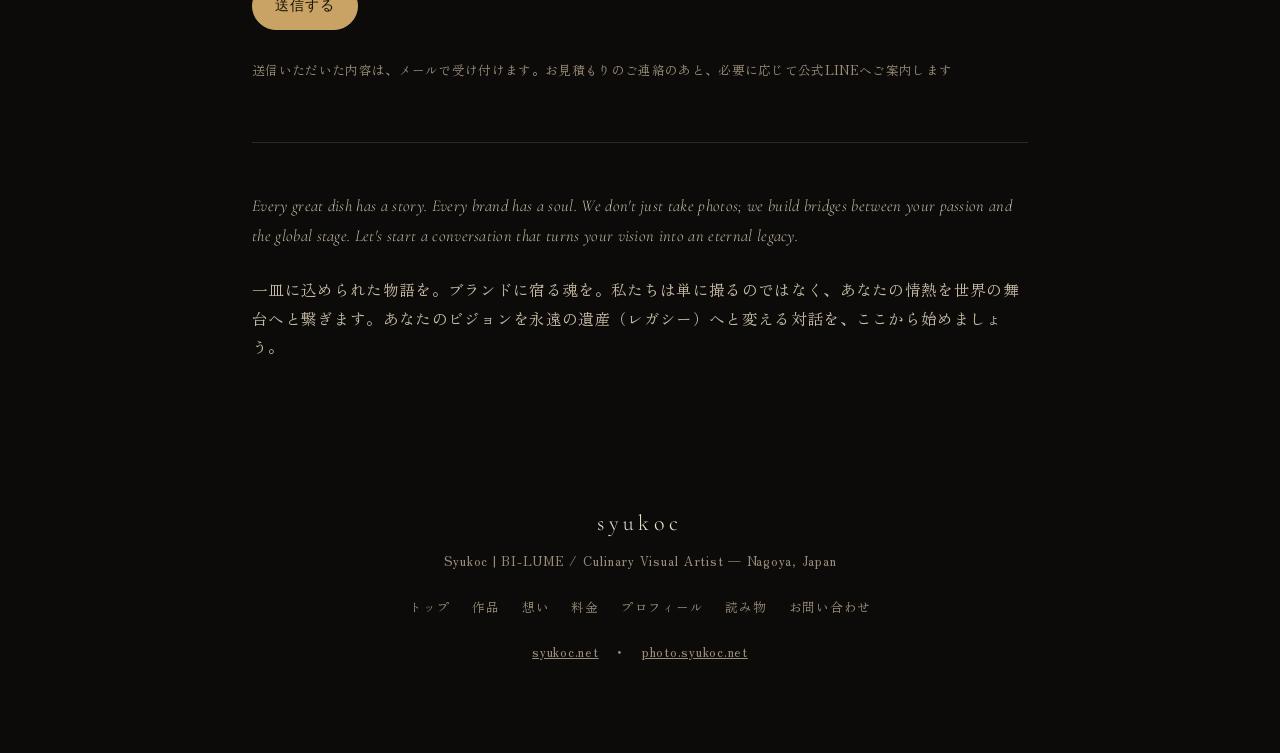
<file: contact/index.html>
<!doctype html>
<html lang="ja">
<head>
<meta charset="utf-8">
<meta name="viewport" content="width=device-width, initial-scale=1, viewport-fit=cover">
<meta name="color-scheme" content="dark">
<link rel="icon" href="data:,">
<title>お問い合わせ・撮影のご相談｜syukoc（公式LINE）</title>
<meta name="description" content="撮影のご相談は公式LINEから。撮影したい商品とご希望の時期をお送りください。LINEをご利用でない方はメールまたはお問い合わせフォームから。">
<link rel="canonical" href="https://www.syukoc.net/contact/">
<meta name="google-site-verification" content="us7a9GE7_CIHOHsXaf1vhZFBxDh8U48A8EWt_XyC5-M">
<link rel="preconnect" href="https://fonts.googleapis.com"><link rel="preconnect" href="https://fonts.gstatic.com" crossorigin><link href="https://fonts.googleapis.com/css2?family=Cormorant+Garamond:ital,wght@0,400;0,500;0,600;1,400&family=Zen+Old+Mincho:wght@400;700;900&family=Noto+Sans+JP:wght@300;400;500;700&display=swap" rel="stylesheet">
<link rel="stylesheet" href="../assets/museum.css?v=5">
</head>
<body>
<header class="header solid" id="header">
  <a class="logo" href="../index.html">syukoc.<span class="food">food</span>photo<small>BI-LUME — FOOD PHOTOGRAPHY, NAGOYA</small></a>
  <nav class="nav" aria-label="メインメニュー">
    <a href="../collections/">作品</a><a href="../philosophy/">想い</a><a href="../services/">料金</a><a href="../who-is-syukoc/">プロフィール</a><a href="../読み物/">読み物</a>
    
  </nav>
</header>
<section class="page-hero" aria-label="見出し">
    <img src="../assets/img/09-mandarin-still-life.jpg" alt="">
    <div class="page-hero-inner">
      <div class="eyebrow">Contact</div>
      <h1>お問い合わせ</h1>
    </div>
  </section>
<main>

  <div class="wrap-narrow">
    <section class="section">
      <div class="label">Start a Project</div>
      <h2 class="h2">“Are you ready to illuminate your masterpiece?”</h2>
      <h3 class="h3" style="margin-top:8px;font-size:min(5.4vw,22px);white-space:nowrap">撮影のご相談は、公式LINEから</h3>
      <div class="prose">
        <p>まずは公式LINEで、撮影したい商品とご希望の時期をお送りください。内容を確認して、こちらからご返信します。お返事は通常2日以内にお送りします。</p>
        <p>友だち追加のあと、下記をお送りください。<br>・撮影したい商品<br>・ご希望の時期<br>・使う場所（メニュー、EC、SNSなど）</p>
      </div>
      <div style="margin:26px 0">
        <a class="btn btn-line" href="https://lin.ee/RTCfIxx" target="_blank" rel="noopener">公式LINEで相談する</a>
        <p style="font-size:13px;color:var(--muted);margin-top:10px">ご登録いただくと、その後のやり取りがスムーズです</p>
      </div>
      <div class="prose">
        <p>ご登録に抵抗がある方は、まずメール（info@syukoc.net）または下のお問い合わせフォームからご連絡ください。お見積もりのあと、やり取りが必要になりましたら公式LINEへご案内します</p>
      </div>

      <h3 class="h3">お問い合わせフォーム</h3>
      <!-- 送信先: FormSubmit（無料）。action の info@syukoc.net 宛に送信内容がメールで届く。
           初回送信時に FormSubmit から有効化メールが info@ に届くので、リンクをクリックして有効化すること。
           有効化後はランダムなエイリアスURLへの差し替えを推奨（スパム対策）。 -->
      <form class="form" method="post" action="https://formsubmit.co/info@syukoc.net">
        <input type="hidden" name="_subject" value="【syukoc.net】お問い合わせがありました">
        <input type="hidden" name="_template" value="table">
        <input type="hidden" name="_captcha" value="true">
        <input type="text" name="_honey" style="display:none">
        <div><label for="f-name">お名前</label><input id="f-name" name="name" type="text" autocomplete="name" required></div>
        <div><label for="f-email">メールアドレス</label><input id="f-email" name="email" type="email" autocomplete="email" required></div>
        <div><label for="f-subject">件名</label><input id="f-subject" name="subject" type="text"></div>
        <div><label for="f-msg">メッセージ</label><textarea id="f-msg" name="message" required></textarea></div>
        <div><button class="btn btn-dark" type="submit">送信する</button></div>
        <p class="form-note">送信いただいた内容は、メールで受け付けます。お見積もりのご連絡のあと、必要に応じて公式LINEへご案内します</p>
      </form>

      <hr class="divider" style="margin:48px 0">
      <div class="prose">
        <p class="en" style="font-size:16.5px">Every great dish has a story. Every brand has a soul. We don't just take photos; we build bridges between your passion and the global stage. Let's start a conversation that turns your vision into an eternal legacy.</p>
        <p>一皿に込められた物語を。ブランドに宿る魂を。私たちは単に撮るのではなく、あなたの情熱を世界の舞台へと繋ぎます。あなたのビジョンを永遠の遺産（レガシー）へと変える対話を、ここから始めましょう。</p>
      </div>
    </section>
  </div>

</main>
<footer>
  <div class="f-logo">syukoc</div>
  <div>Syukoc | BI-LUME / Culinary Visual Artist — Nagoya, Japan</div>
  <nav aria-label="フッターメニュー"><a href="../">トップ</a><a href="../collections/">作品</a><a href="../philosophy/">想い</a><a href="../services/">料金</a><a href="../who-is-syukoc/">プロフィール</a><a href="../読み物/">読み物</a><a href="../contact/">お問い合わせ</a></nav>
  <div><a href="https://www.syukoc.net" style="padding:10px">syukoc.net</a> ・ <a href="https://photo.syukoc.net" target="_blank" rel="noopener" style="padding:10px">photo.syukoc.net</a></div>
</footer>
<script src="../assets/main.js"></script>
</body>
</html>
</file>
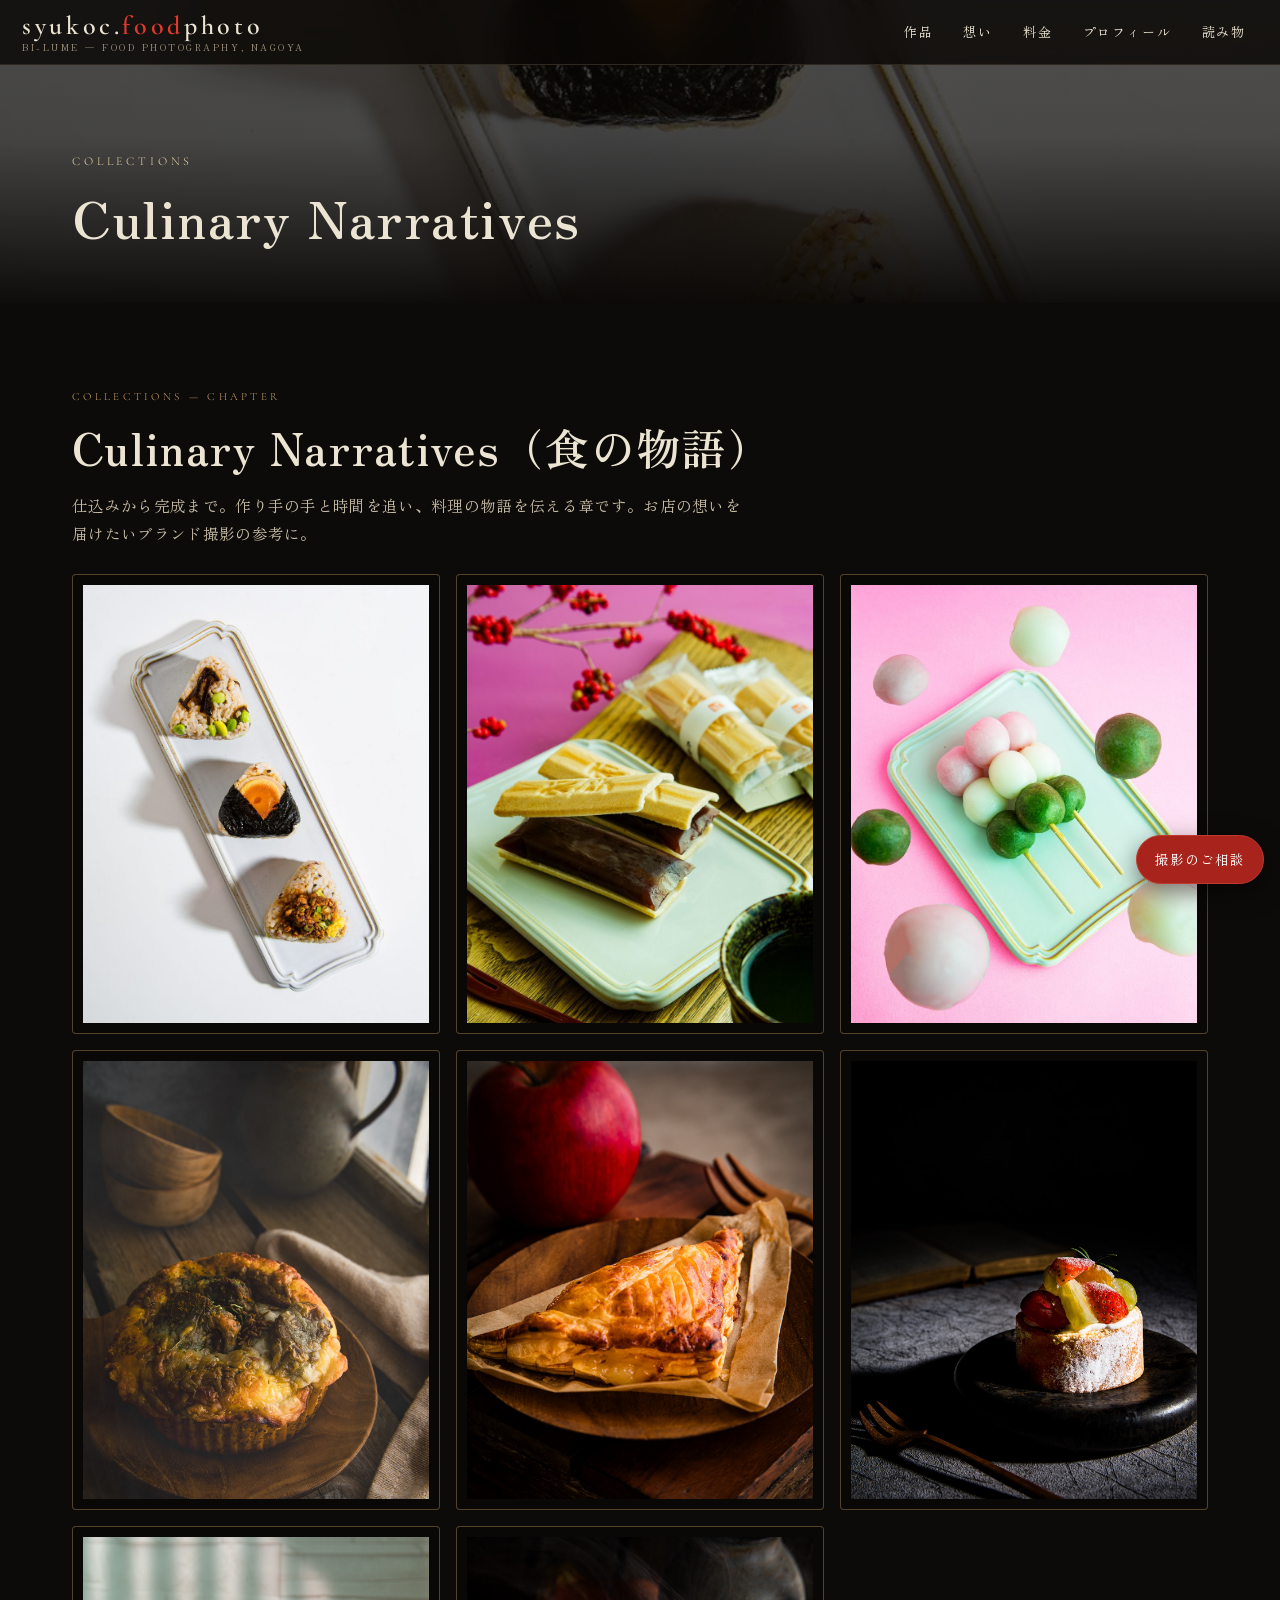
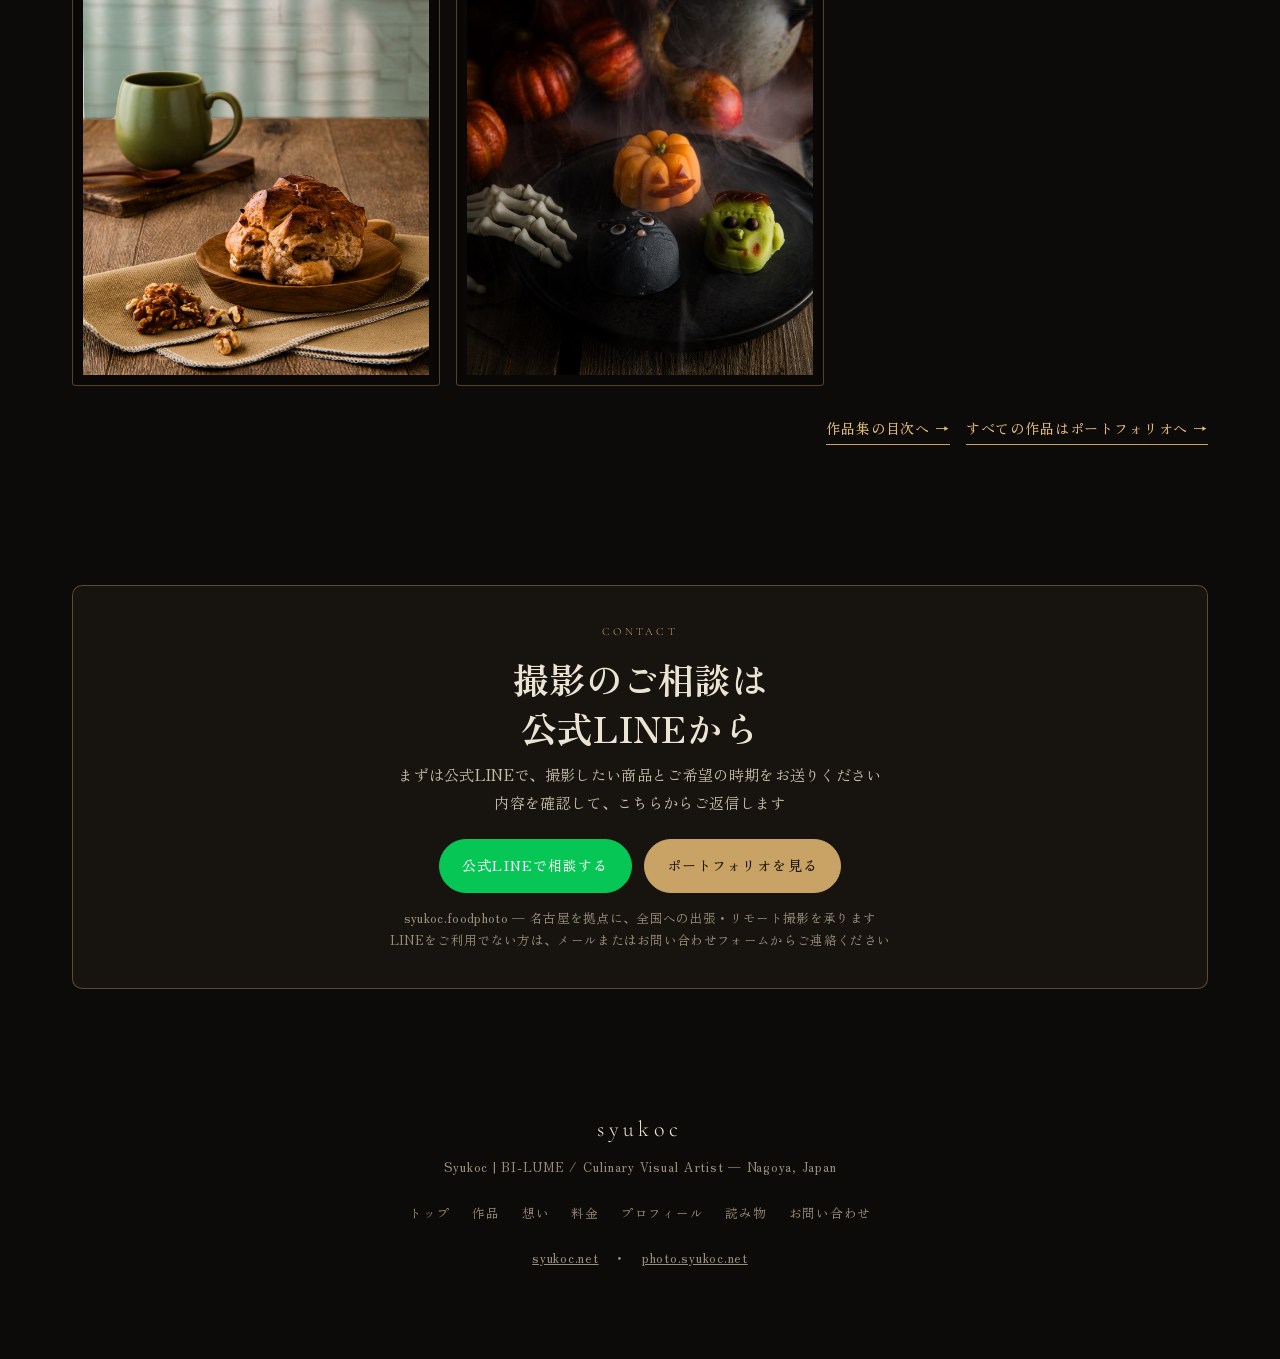
<file: culinary-narratives/index.html>
<!doctype html>
<html lang="ja">
<head>
<meta charset="utf-8">
<meta name="viewport" content="width=device-width, initial-scale=1, viewport-fit=cover">
<meta name="color-scheme" content="dark">
<link rel="icon" href="data:,">
<title>Culinary Narratives｜料理の物語｜syukoc</title>
<meta name="description" content="仕込みから完成まで。作り手の手と時間を追い、料理の物語を伝える章です。お店の想いを届けたいブランド撮影の参考に。">
<link rel="canonical" href="https://www.syukoc.net/culinary-narratives/">
<meta name="google-site-verification" content="us7a9GE7_CIHOHsXaf1vhZFBxDh8U48A8EWt_XyC5-M">
<link rel="preconnect" href="https://fonts.googleapis.com"><link rel="preconnect" href="https://fonts.gstatic.com" crossorigin><link href="https://fonts.googleapis.com/css2?family=Cormorant+Garamond:ital,wght@0,400;0,500;0,600;1,400&family=Zen+Old+Mincho:wght@400;700;900&family=Noto+Sans+JP:wght@300;400;500;700&display=swap" rel="stylesheet">
<link rel="stylesheet" href="../assets/museum.css?v=5">
</head>
<body>
<header class="header solid" id="header">
  <a class="logo" href="../index.html">syukoc.<span class="food">food</span>photo<small>BI-LUME — FOOD PHOTOGRAPHY, NAGOYA</small></a>
  <nav class="nav" aria-label="メインメニュー">
    <a href="../collections/">作品</a><a href="../philosophy/">想い</a><a href="../services/">料金</a><a href="../who-is-syukoc/">プロフィール</a><a href="../読み物/">読み物</a>
    
  </nav>
</header>
<section class="page-hero" aria-label="見出し">
    <img src="../assets/img/07-onigiri-selection.jpg" alt="">
    <div class="page-hero-inner">
      <div class="eyebrow">Collections</div>
      <h1>Culinary Narratives</h1>
    </div>
  </section>
<main>

  <div class="wrap">
    <section class="section">
      <div class="label">Collections — Chapter</div>
      <h2 class="h2">Culinary Narratives（食の物語）</h2>
      <p class="lead">仕込みから完成まで。作り手の手と時間を追い、料理の物語を伝える章です。お店の想いを届けたいブランド撮影の参考に。</p>
      <div class="gallery"><figure><img src="../assets/img/07-onigiri-selection.jpg" alt="おにぎりの詰め合わせ"></figure><figure><img src="../assets/img/14-monaka-matcha.jpg" alt="最中と抹茶"></figure><figure><img src="../assets/img/11-hanami-dango.jpg" alt="花見団子"></figure><figure><img src="../assets/img/savory-cup.jpg" alt="惣菜カップパン"></figure><figure><img src="../assets/img/apple-pie.jpg" alt="アップルパイ"></figure><figure><img src="../assets/img/fruit-roll.jpg" alt="フルーツロール"></figure><figure><img src="../assets/img/walnut-bread.jpg" alt="くるみパン"></figure><figure><img src="../assets/img/halloween-wagashi.jpg" alt="ハロウィンの和菓子"></figure></div>
      <div class="works-note" style="margin-top:30px">
        <a class="link-arrow" href="../collections/">作品集の目次へ →</a>
        <a class="link-arrow" href="https://photo.syukoc.net" target="_blank" rel="noopener">すべての作品はポートフォリオへ →</a>
      </div>
    </section>
    <section class="section-tight" id="contact" style="padding-bottom:84px">
      <div class="contact">
        <div class="label" style="text-align:center">Contact</div>
        <h2>撮影のご相談は<br>公式LINEから</h2>
        <p>まずは公式LINEで、撮影したい商品とご希望の時期をお送りください<br>内容を確認して、こちらからご返信します</p>
        <div style="display:flex;gap:12px;justify-content:center;flex-wrap:wrap">
          <a class="btn btn-line" href="https://lin.ee/RTCfIxx" target="_blank" rel="noopener">公式LINEで相談する</a>
          <a class="btn btn-dark" href="https://photo.syukoc.net" target="_blank" rel="noopener">ポートフォリオを見る</a>
        </div>
        <small>syukoc.foodphoto — 名古屋を拠点に、全国への出張・リモート撮影を承ります<br>LINEをご利用でない方は、メールまたはお問い合わせフォームからご連絡ください</small>
      </div>
    </section>
  </div>

</main>
<footer>
  <div class="f-logo">syukoc</div>
  <div>Syukoc | BI-LUME / Culinary Visual Artist — Nagoya, Japan</div>
  <nav aria-label="フッターメニュー"><a href="../">トップ</a><a href="../collections/">作品</a><a href="../philosophy/">想い</a><a href="../services/">料金</a><a href="../who-is-syukoc/">プロフィール</a><a href="../読み物/">読み物</a><a href="../contact/">お問い合わせ</a></nav>
  <div><a href="https://www.syukoc.net" style="padding:10px">syukoc.net</a> ・ <a href="https://photo.syukoc.net" target="_blank" rel="noopener" style="padding:10px">photo.syukoc.net</a></div>
</footer>
<script src="../assets/main.js"></script>
<a class="consult-fixed" href="../contact/">撮影のご相談</a>
</body>
</html>
</file>
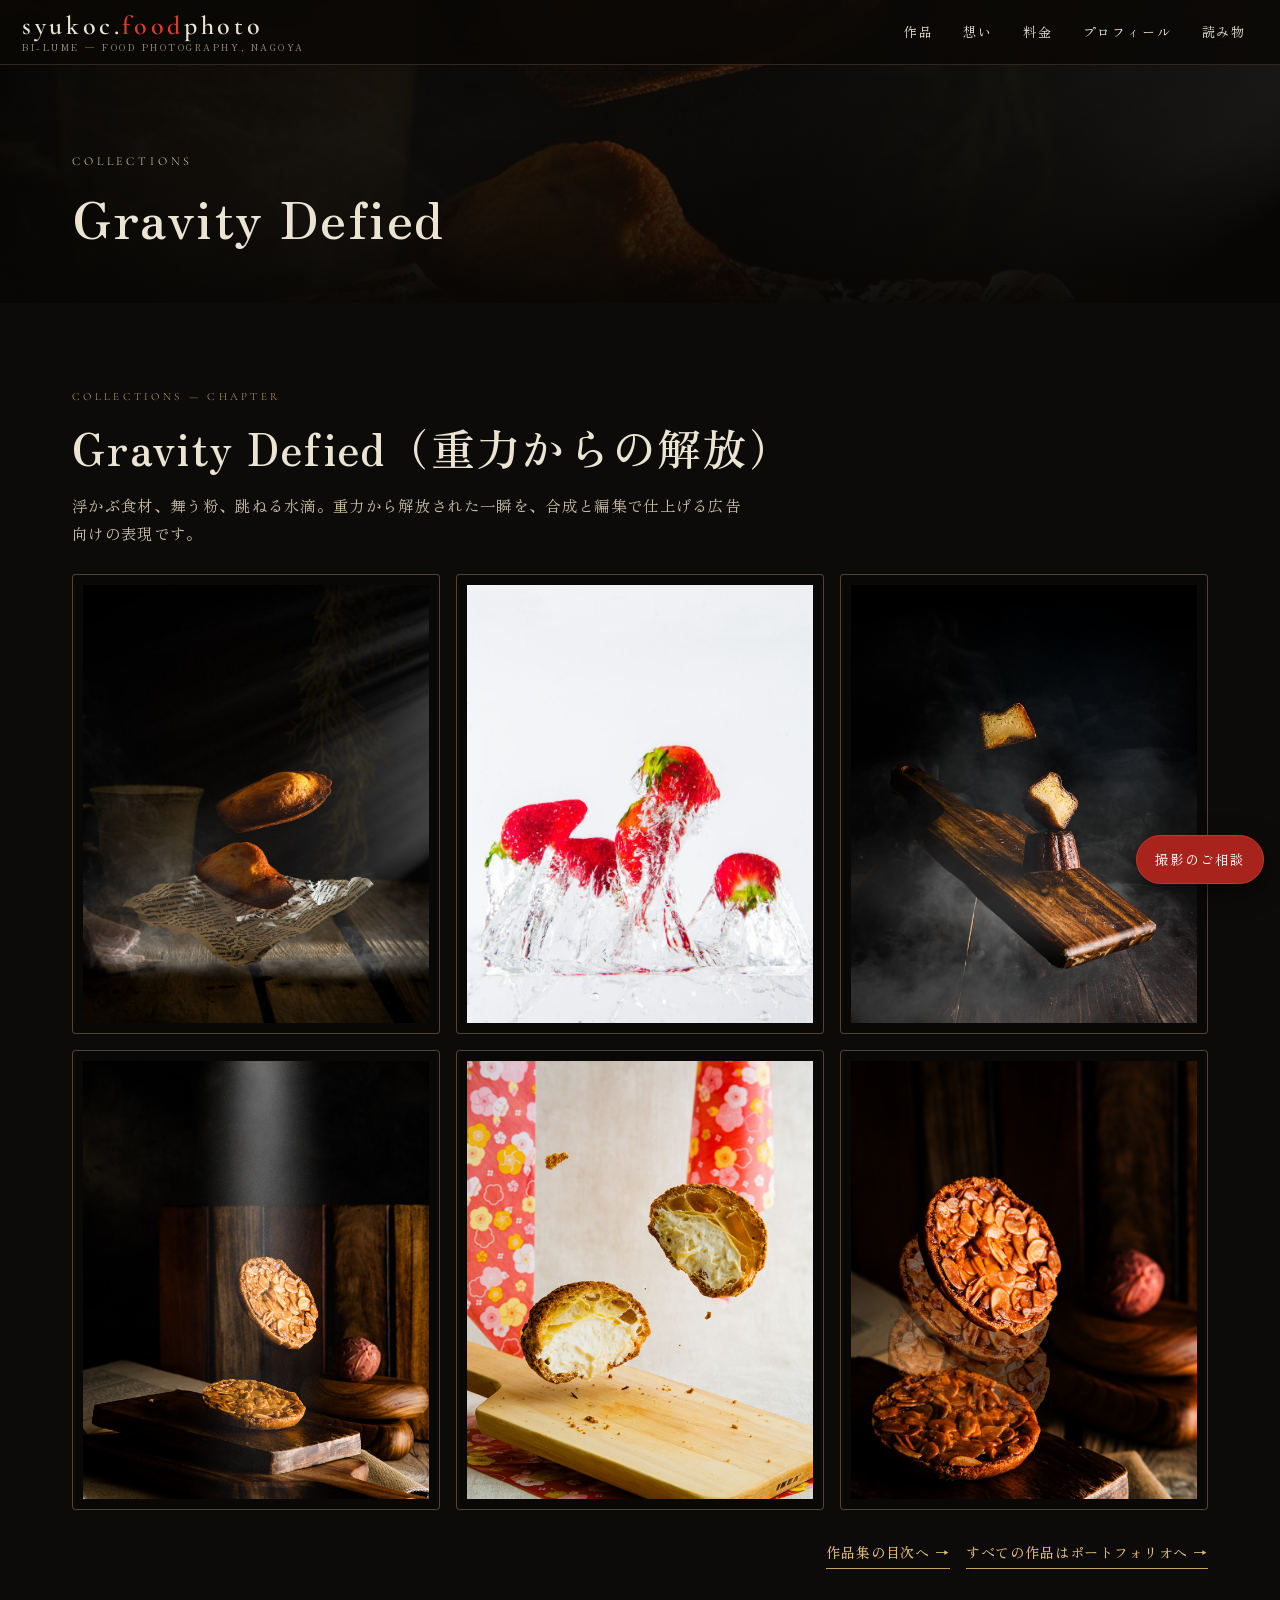
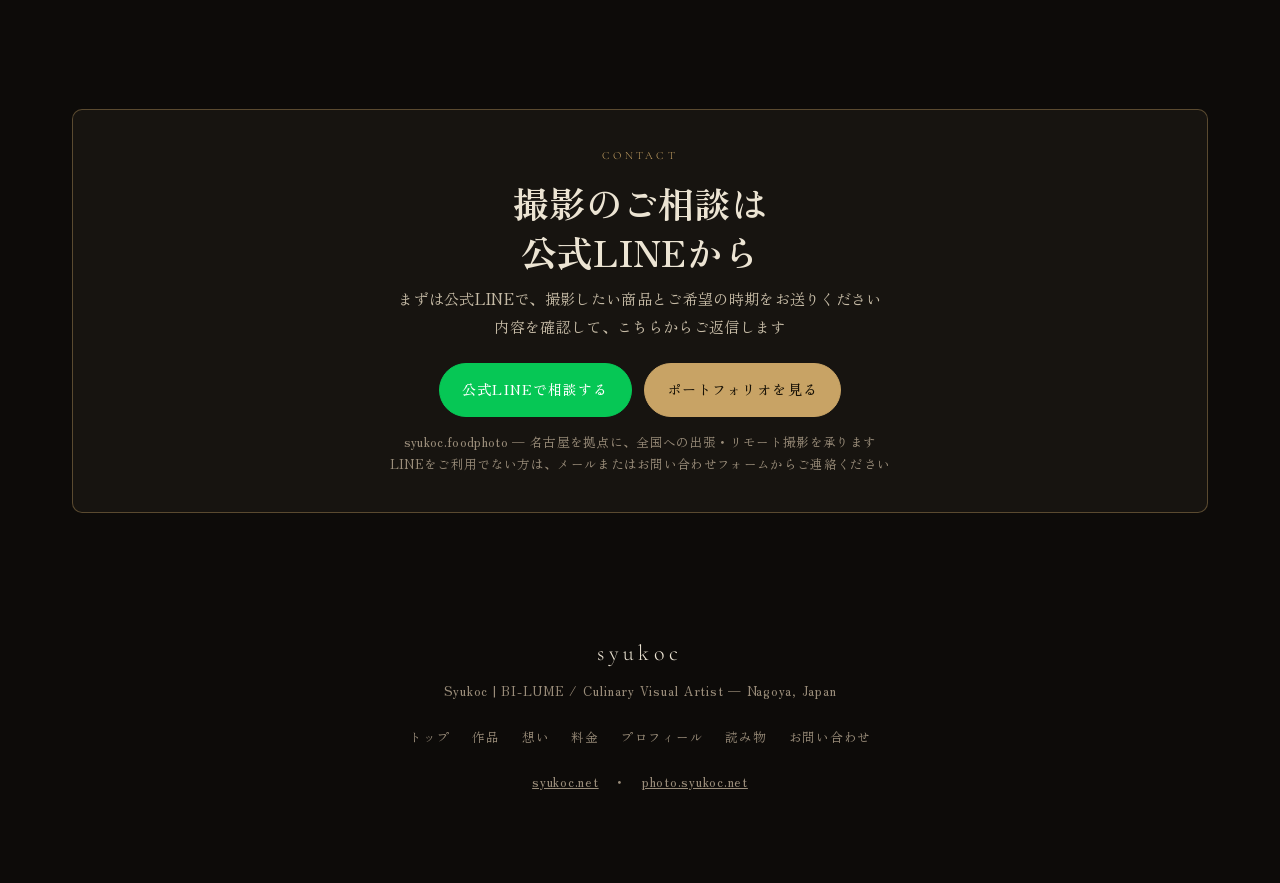
<file: gravity-defied/index.html>
<!doctype html>
<html lang="ja">
<head>
<meta charset="utf-8">
<meta name="viewport" content="width=device-width, initial-scale=1, viewport-fit=cover">
<meta name="color-scheme" content="dark">
<link rel="icon" href="data:,">
<title>Gravity Defied｜浮遊感のある料理写真｜syukoc</title>
<meta name="description" content="浮かぶ食材、舞う粉、跳ねる水滴。重力から解放された一瞬を、合成と編集で仕上げる広告向けの表現です。">
<link rel="canonical" href="https://www.syukoc.net/gravity-defied/">
<meta name="google-site-verification" content="us7a9GE7_CIHOHsXaf1vhZFBxDh8U48A8EWt_XyC5-M">
<link rel="preconnect" href="https://fonts.googleapis.com"><link rel="preconnect" href="https://fonts.gstatic.com" crossorigin><link href="https://fonts.googleapis.com/css2?family=Cormorant+Garamond:ital,wght@0,400;0,500;0,600;1,400&family=Zen+Old+Mincho:wght@400;700;900&family=Noto+Sans+JP:wght@300;400;500;700&display=swap" rel="stylesheet">
<link rel="stylesheet" href="../assets/museum.css?v=5">
</head>
<body>
<header class="header solid" id="header">
  <a class="logo" href="../index.html">syukoc.<span class="food">food</span>photo<small>BI-LUME — FOOD PHOTOGRAPHY, NAGOYA</small></a>
  <nav class="nav" aria-label="メインメニュー">
    <a href="../collections/">作品</a><a href="../philosophy/">想い</a><a href="../services/">料金</a><a href="../who-is-syukoc/">プロフィール</a><a href="../読み物/">読み物</a>
    
  </nav>
</header>
<section class="page-hero" aria-label="見出し">
    <img src="../assets/img/madeleine.jpg" alt="">
    <div class="page-hero-inner">
      <div class="eyebrow">Collections</div>
      <h1>Gravity Defied</h1>
    </div>
  </section>
<main>

  <div class="wrap">
    <section class="section">
      <div class="label">Collections — Chapter</div>
      <h2 class="h2">Gravity Defied（重力からの解放）</h2>
      <p class="lead">浮かぶ食材、舞う粉、跳ねる水滴。重力から解放された一瞬を、合成と編集で仕上げる広告向けの表現です。</p>
      <div class="gallery"><figure><img src="../assets/img/madeleine.jpg" alt="浮遊するマドレーヌ — Floating Madeleine"></figure><figure><img src="../assets/img/strawberry-splash.jpg" alt="苺のスプラッシュ — Strawberry Splash"></figure><figure><img src="../assets/img/canele-dark.jpg" alt="煙の中で浮かぶカヌレ"></figure><figure><img src="../assets/img/florentine.jpg" alt="浮かぶフロランタン"></figure><figure><img src="../assets/img/choux-floral.jpg" alt="花柄の布と浮かぶシュークリーム"></figure><figure><img src="../assets/img/florentine-fall.jpg" alt="落ちてくるフロランタン"></figure></div>
      <div class="works-note" style="margin-top:30px">
        <a class="link-arrow" href="../collections/">作品集の目次へ →</a>
        <a class="link-arrow" href="https://photo.syukoc.net" target="_blank" rel="noopener">すべての作品はポートフォリオへ →</a>
      </div>
    </section>
    <section class="section-tight" id="contact" style="padding-bottom:84px">
      <div class="contact">
        <div class="label" style="text-align:center">Contact</div>
        <h2>撮影のご相談は<br>公式LINEから</h2>
        <p>まずは公式LINEで、撮影したい商品とご希望の時期をお送りください<br>内容を確認して、こちらからご返信します</p>
        <div style="display:flex;gap:12px;justify-content:center;flex-wrap:wrap">
          <a class="btn btn-line" href="https://lin.ee/RTCfIxx" target="_blank" rel="noopener">公式LINEで相談する</a>
          <a class="btn btn-dark" href="https://photo.syukoc.net" target="_blank" rel="noopener">ポートフォリオを見る</a>
        </div>
        <small>syukoc.foodphoto — 名古屋を拠点に、全国への出張・リモート撮影を承ります<br>LINEをご利用でない方は、メールまたはお問い合わせフォームからご連絡ください</small>
      </div>
    </section>
  </div>

</main>
<footer>
  <div class="f-logo">syukoc</div>
  <div>Syukoc | BI-LUME / Culinary Visual Artist — Nagoya, Japan</div>
  <nav aria-label="フッターメニュー"><a href="../">トップ</a><a href="../collections/">作品</a><a href="../philosophy/">想い</a><a href="../services/">料金</a><a href="../who-is-syukoc/">プロフィール</a><a href="../読み物/">読み物</a><a href="../contact/">お問い合わせ</a></nav>
  <div><a href="https://www.syukoc.net" style="padding:10px">syukoc.net</a> ・ <a href="https://photo.syukoc.net" target="_blank" rel="noopener" style="padding:10px">photo.syukoc.net</a></div>
</footer>
<script src="../assets/main.js"></script>
<a class="consult-fixed" href="../contact/">撮影のご相談</a>
</body>
</html>
</file>
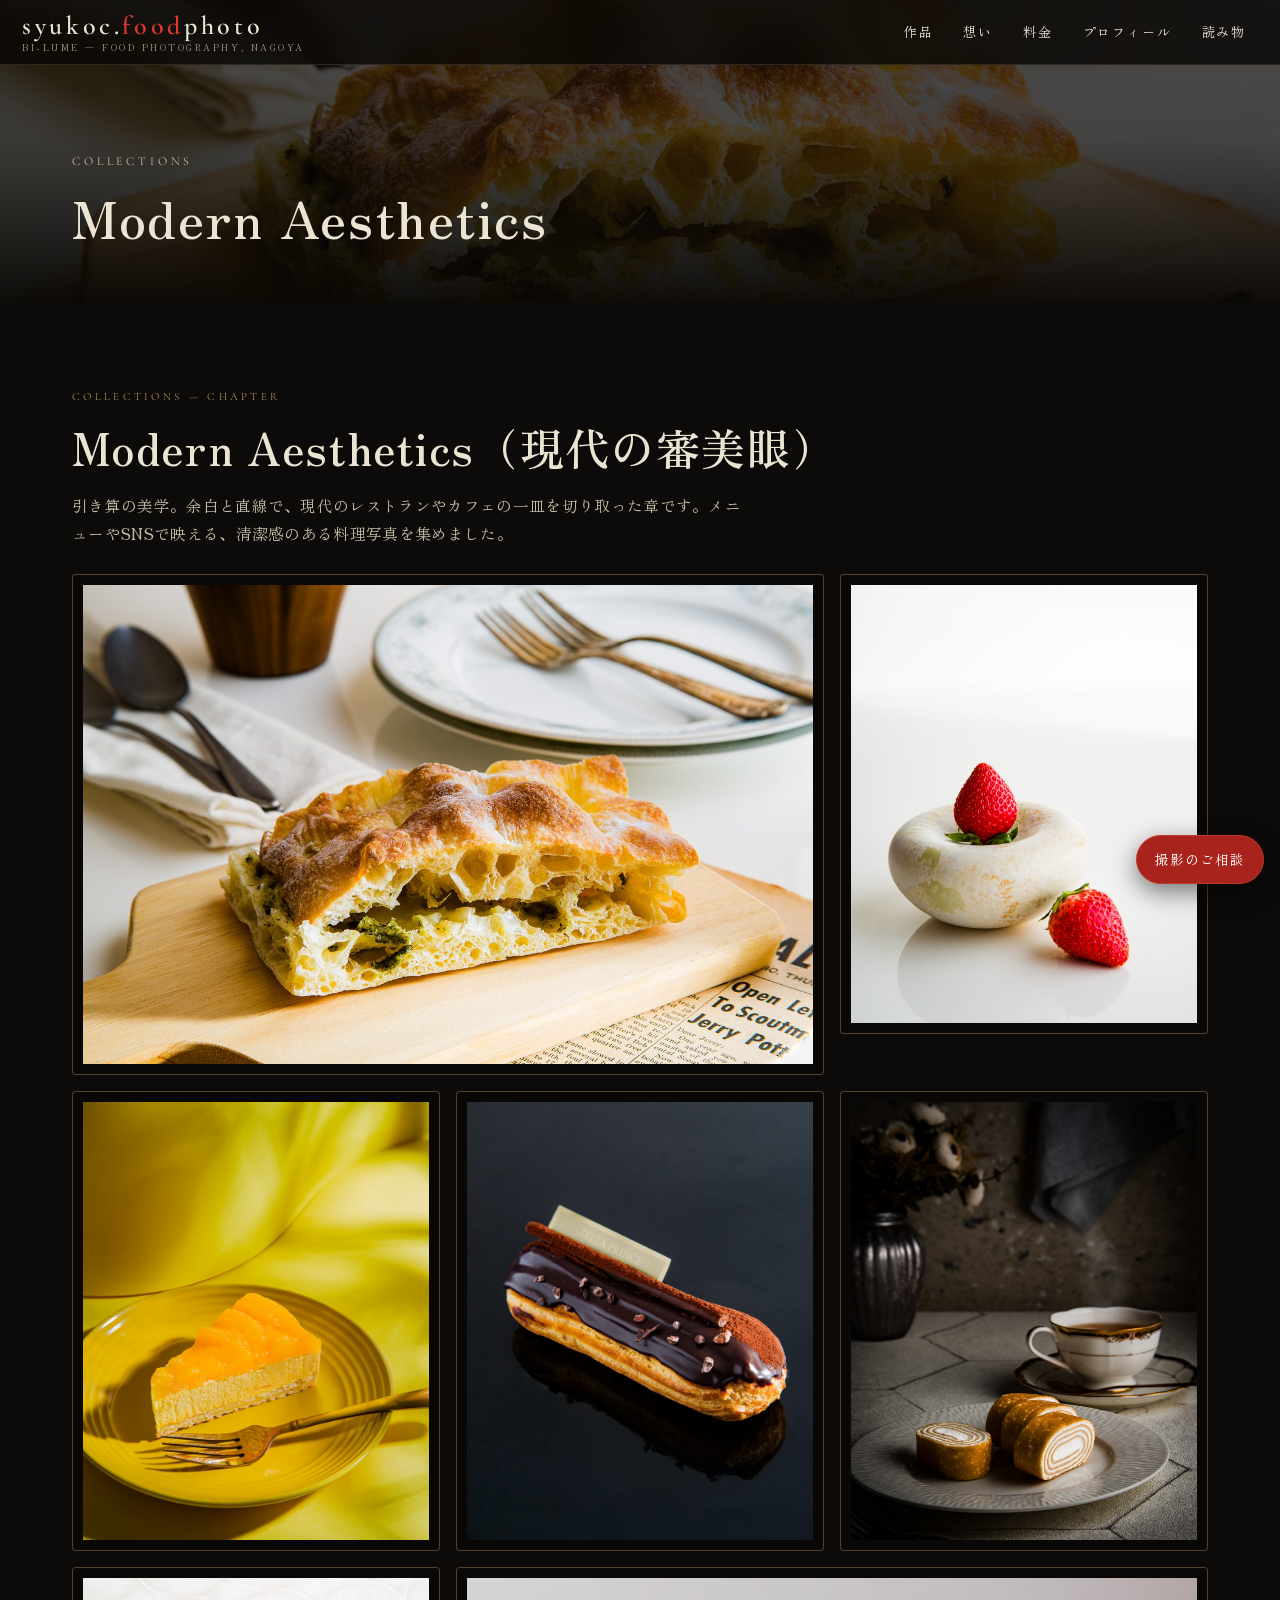
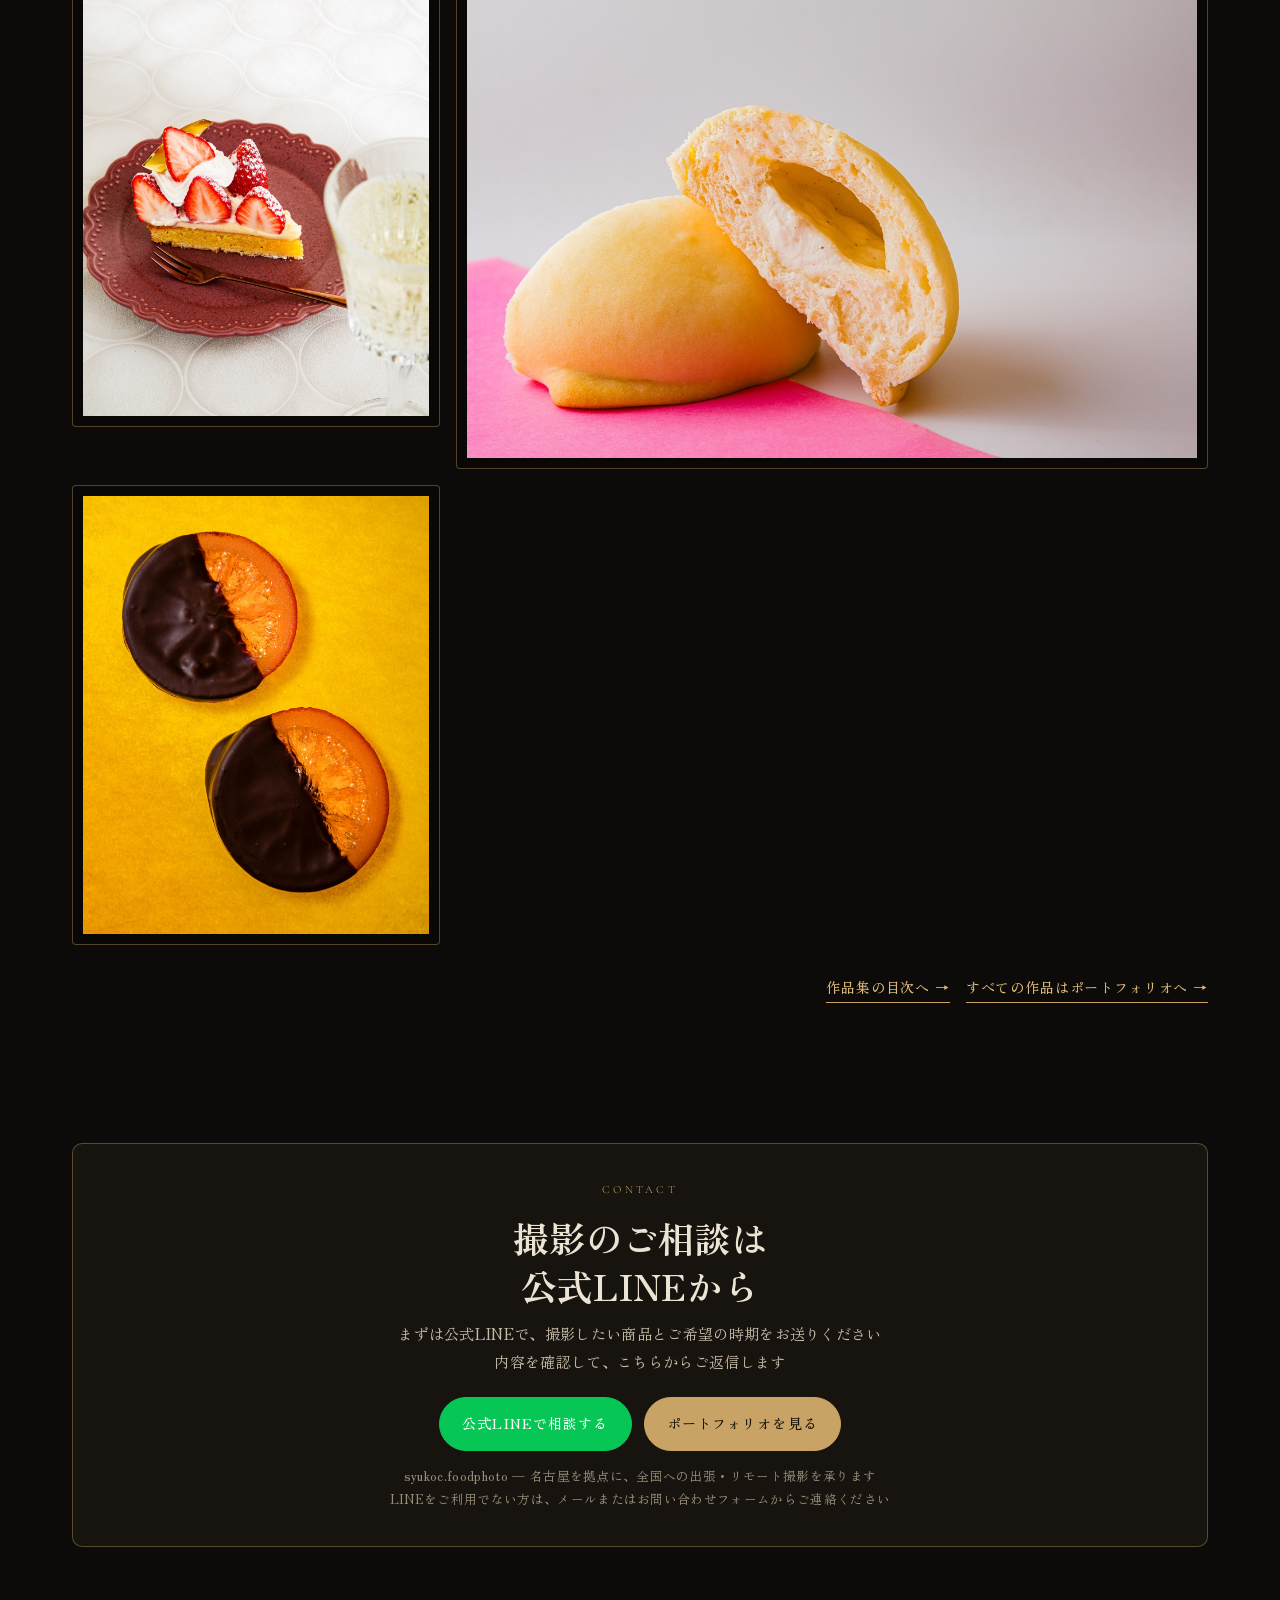
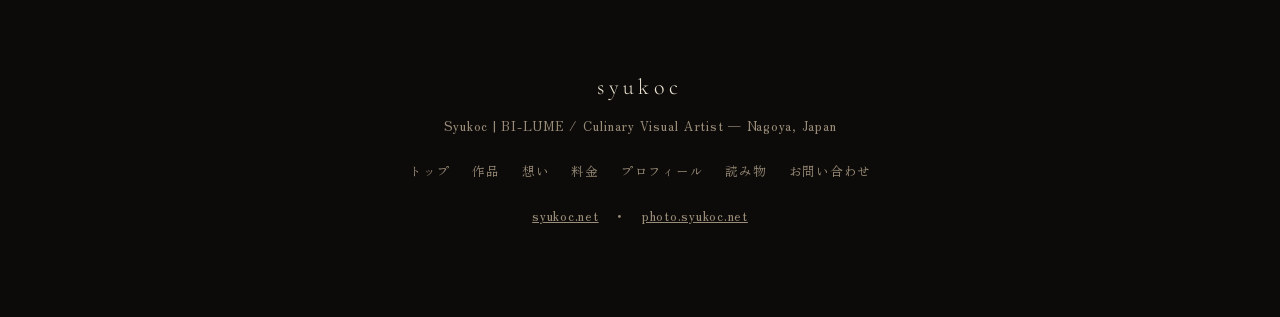
<file: modern-aesthetics/index.html>
<!doctype html>
<html lang="ja">
<head>
<meta charset="utf-8">
<meta name="viewport" content="width=device-width, initial-scale=1, viewport-fit=cover">
<meta name="color-scheme" content="dark">
<link rel="icon" href="data:,">
<title>Modern Aesthetics｜モダンな料理写真｜syukoc</title>
<meta name="description" content="引き算の美学。余白と直線で、現代のレストランやカフェの一皿を切り取った章です。メニューやSNSで映える、清潔感のある料理写真を集めました。">
<link rel="canonical" href="https://www.syukoc.net/modern-aesthetics/">
<meta name="google-site-verification" content="us7a9GE7_CIHOHsXaf1vhZFBxDh8U48A8EWt_XyC5-M">
<link rel="preconnect" href="https://fonts.googleapis.com"><link rel="preconnect" href="https://fonts.gstatic.com" crossorigin><link href="https://fonts.googleapis.com/css2?family=Cormorant+Garamond:ital,wght@0,400;0,500;0,600;1,400&family=Zen+Old+Mincho:wght@400;700;900&family=Noto+Sans+JP:wght@300;400;500;700&display=swap" rel="stylesheet">
<link rel="stylesheet" href="../assets/museum.css?v=5">
</head>
<body>
<header class="header solid" id="header">
  <a class="logo" href="../index.html">syukoc.<span class="food">food</span>photo<small>BI-LUME — FOOD PHOTOGRAPHY, NAGOYA</small></a>
  <nav class="nav" aria-label="メインメニュー">
    <a href="../collections/">作品</a><a href="../philosophy/">想い</a><a href="../services/">料金</a><a href="../who-is-syukoc/">プロフィール</a><a href="../読み物/">読み物</a>
    
  </nav>
</header>
<section class="page-hero" aria-label="見出し">
    <img src="../assets/img/05-focaccia-sandwich.jpg" alt="">
    <div class="page-hero-inner">
      <div class="eyebrow">Collections</div>
      <h1>Modern Aesthetics</h1>
    </div>
  </section>
<main>

  <div class="wrap">
    <section class="section">
      <div class="label">Collections — Chapter</div>
      <h2 class="h2">Modern Aesthetics（現代の審美眼）</h2>
      <p class="lead">引き算の美学。余白と直線で、現代のレストランやカフェの一皿を切り取った章です。メニューやSNSで映える、清潔感のある料理写真を集めました。</p>
      <div class="gallery"><figure class="wide"><img src="../assets/img/05-focaccia-sandwich.jpg" alt="フォカッチャサンド"></figure><figure><img src="../assets/img/two-strawberries.jpg" alt="白い背景の苺"></figure><figure><img src="../assets/img/06-mango-tart.jpg" alt="マンゴータルト"></figure><figure><img src="../assets/img/08-chocolate-eclair.jpg" alt="チョコレートエクレア"></figure><figure><img src="../assets/img/mille-crepe.jpg" alt="もっちりミルクレープ"></figure><figure><img src="../assets/img/strawberry-tart.jpg" alt="苺のタルト"></figure><figure class="wide"><img src="../assets/img/milk-bun.jpg" alt="牛乳クリームパン"></figure><figure><img src="../assets/img/orangette.jpg" alt="チョコを纏うオレンジ — Orangette"></figure></div>
      <div class="works-note" style="margin-top:30px">
        <a class="link-arrow" href="../collections/">作品集の目次へ →</a>
        <a class="link-arrow" href="https://photo.syukoc.net" target="_blank" rel="noopener">すべての作品はポートフォリオへ →</a>
      </div>
    </section>
    <section class="section-tight" id="contact" style="padding-bottom:84px">
      <div class="contact">
        <div class="label" style="text-align:center">Contact</div>
        <h2>撮影のご相談は<br>公式LINEから</h2>
        <p>まずは公式LINEで、撮影したい商品とご希望の時期をお送りください<br>内容を確認して、こちらからご返信します</p>
        <div style="display:flex;gap:12px;justify-content:center;flex-wrap:wrap">
          <a class="btn btn-line" href="https://lin.ee/RTCfIxx" target="_blank" rel="noopener">公式LINEで相談する</a>
          <a class="btn btn-dark" href="https://photo.syukoc.net" target="_blank" rel="noopener">ポートフォリオを見る</a>
        </div>
        <small>syukoc.foodphoto — 名古屋を拠点に、全国への出張・リモート撮影を承ります<br>LINEをご利用でない方は、メールまたはお問い合わせフォームからご連絡ください</small>
      </div>
    </section>
  </div>

</main>
<footer>
  <div class="f-logo">syukoc</div>
  <div>Syukoc | BI-LUME / Culinary Visual Artist — Nagoya, Japan</div>
  <nav aria-label="フッターメニュー"><a href="../">トップ</a><a href="../collections/">作品</a><a href="../philosophy/">想い</a><a href="../services/">料金</a><a href="../who-is-syukoc/">プロフィール</a><a href="../読み物/">読み物</a><a href="../contact/">お問い合わせ</a></nav>
  <div><a href="https://www.syukoc.net" style="padding:10px">syukoc.net</a> ・ <a href="https://photo.syukoc.net" target="_blank" rel="noopener" style="padding:10px">photo.syukoc.net</a></div>
</footer>
<script src="../assets/main.js"></script>
<a class="consult-fixed" href="../contact/">撮影のご相談</a>
</body>
</html>
</file>
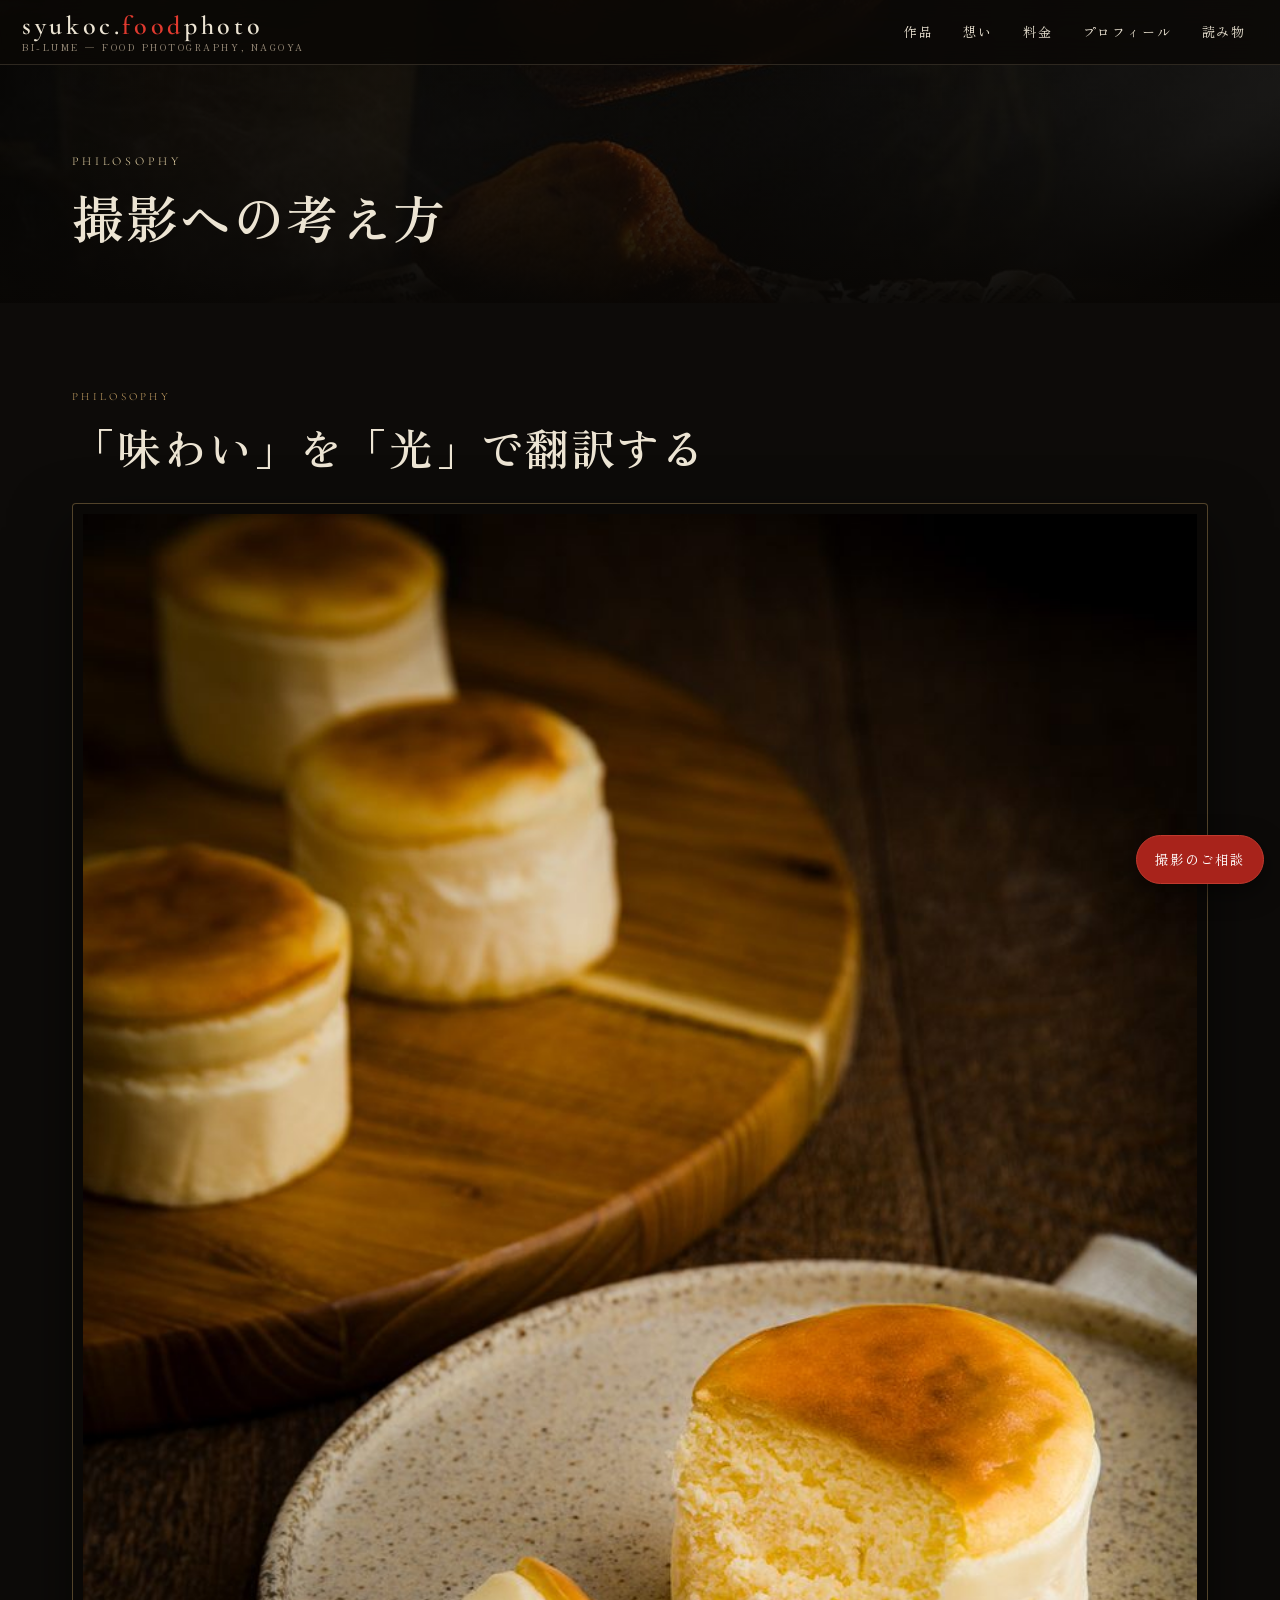
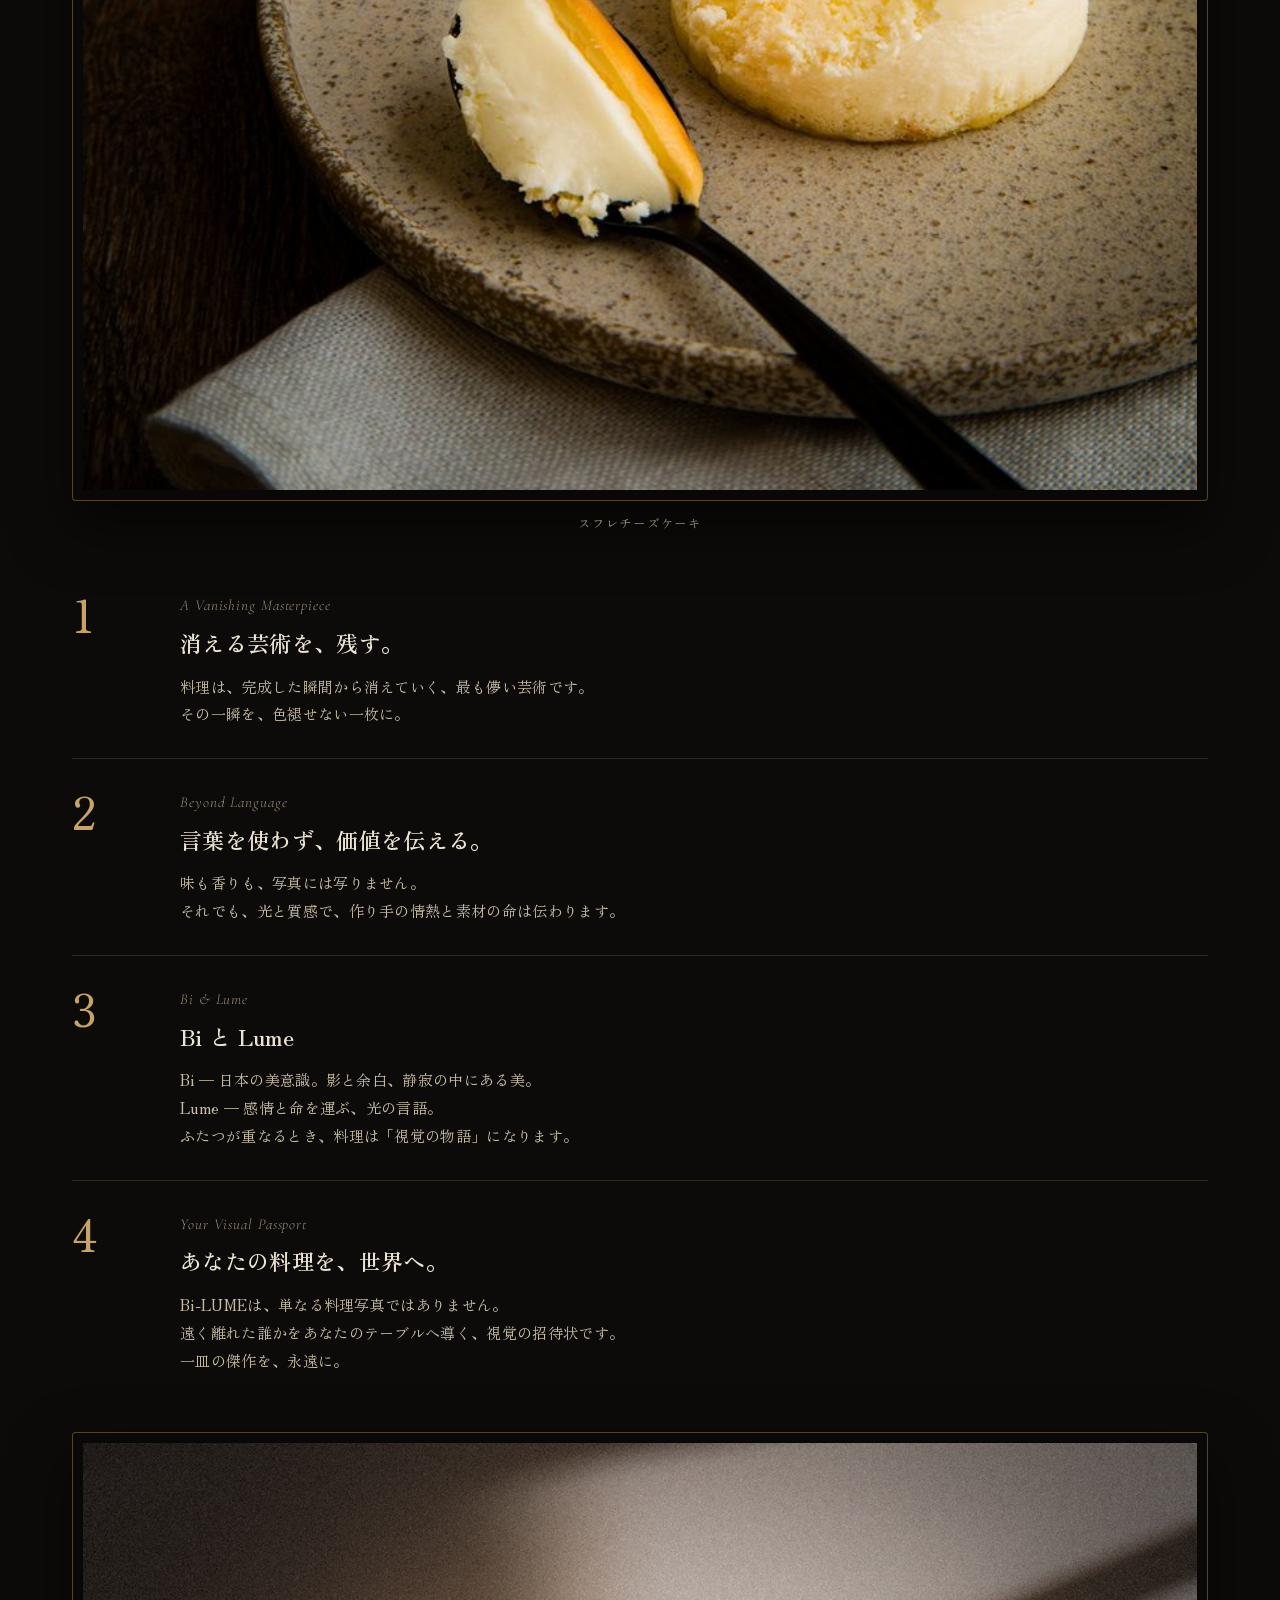
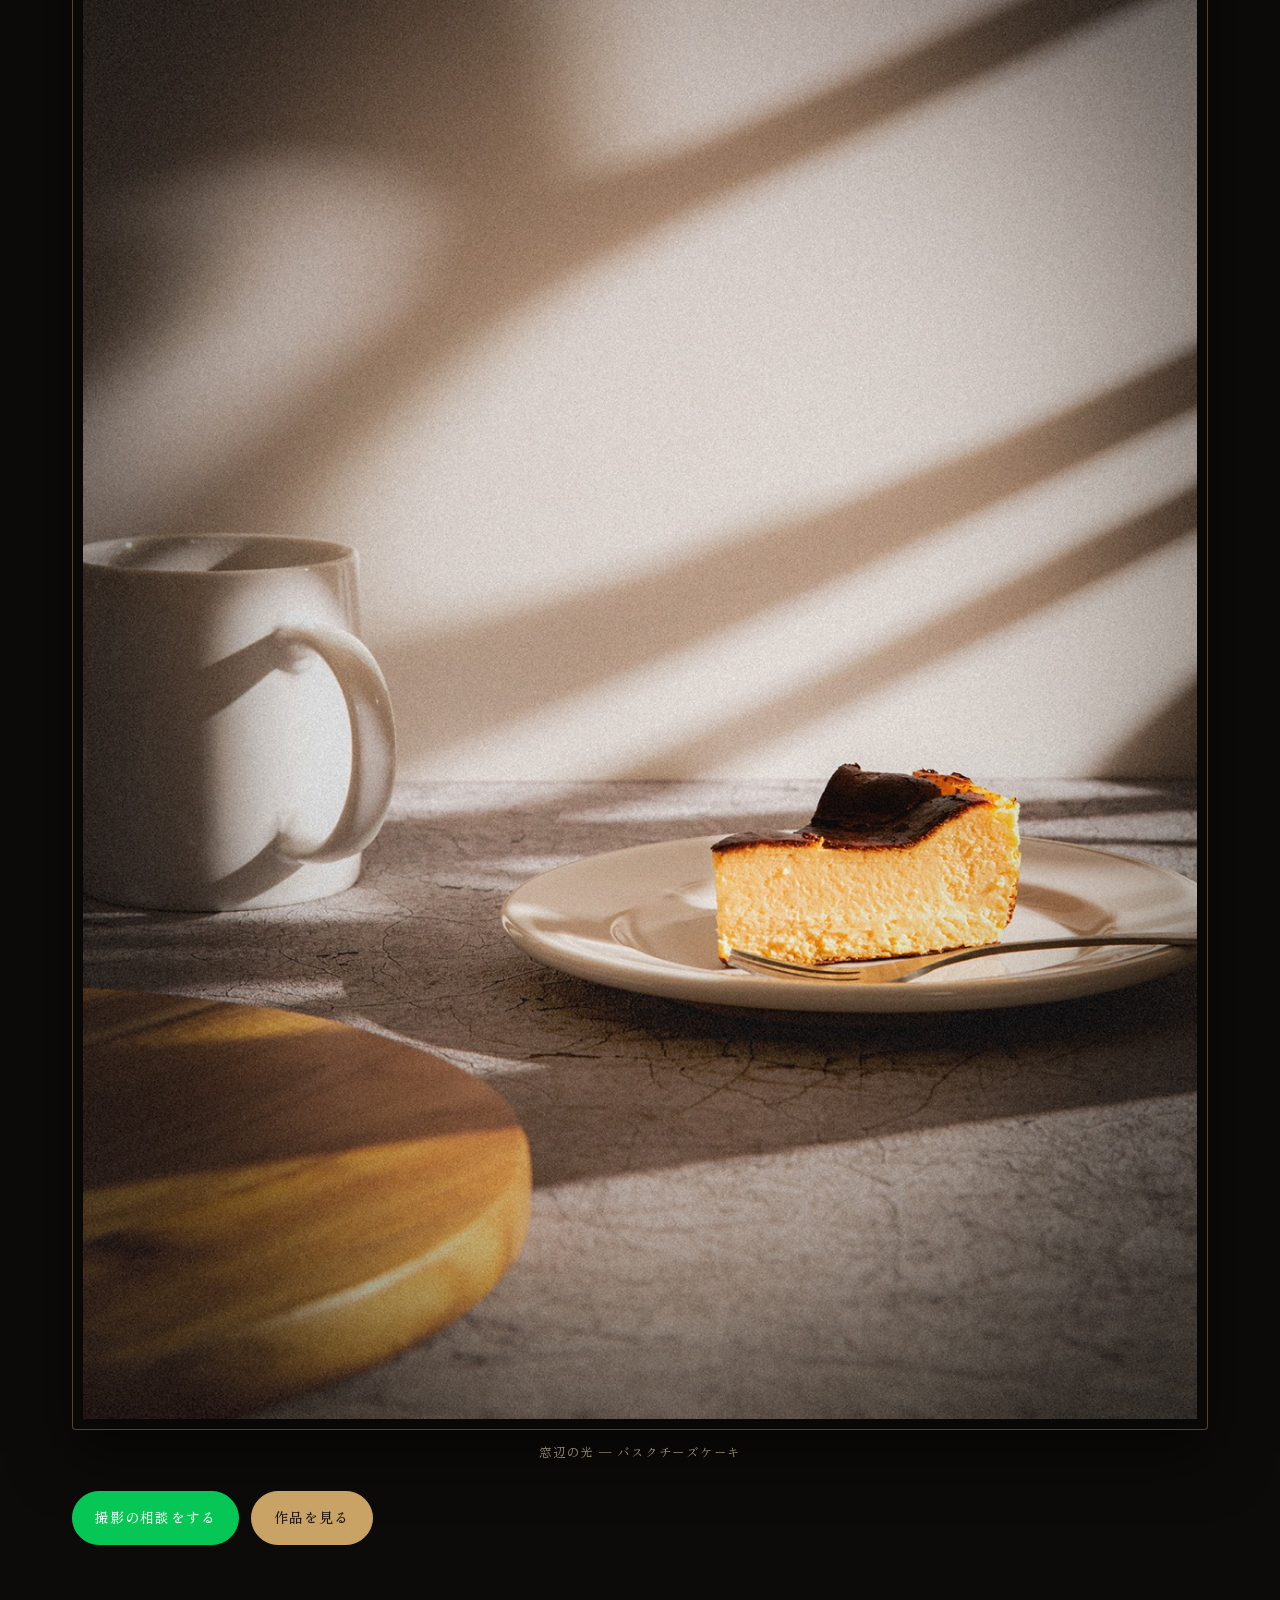
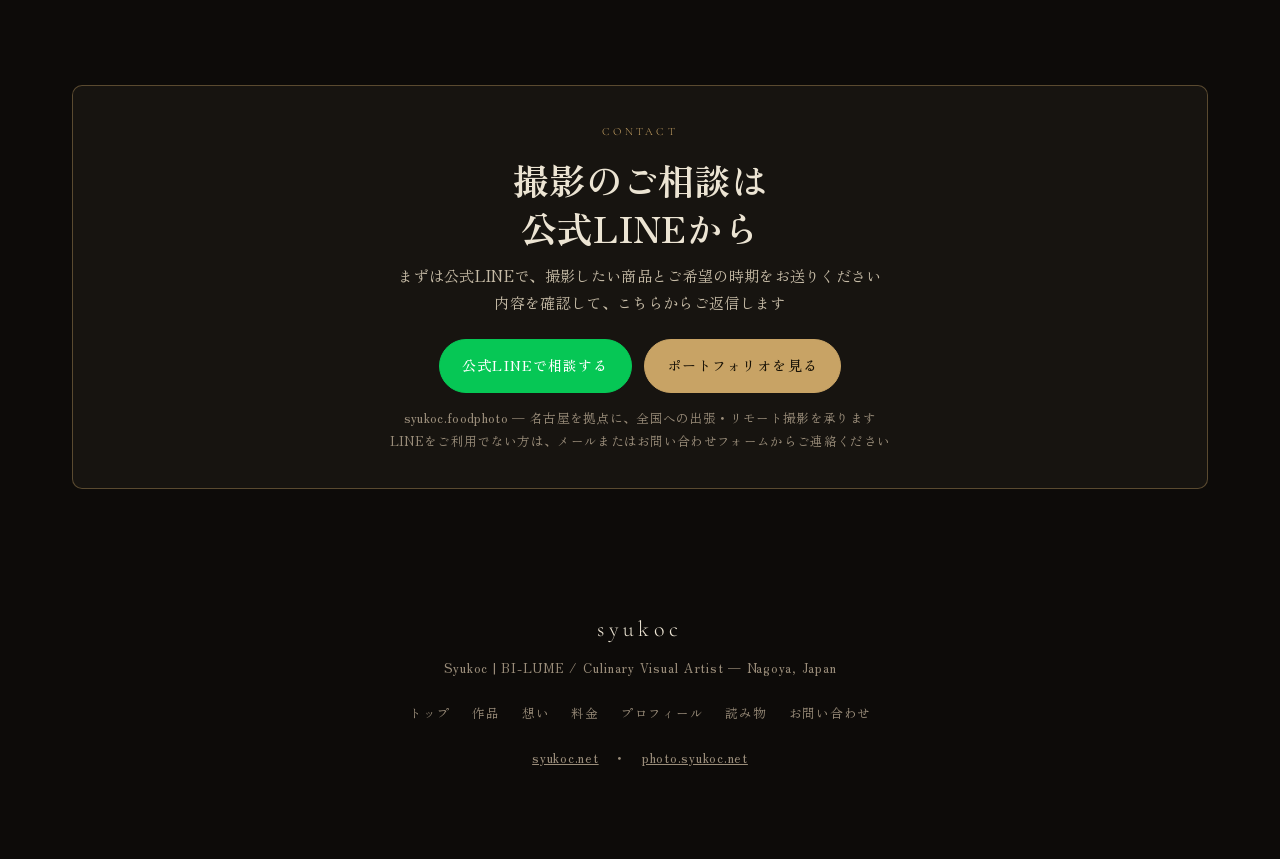
<file: philosophy/index.html>
<!doctype html>
<html lang="ja">
<head>
<meta charset="utf-8">
<meta name="viewport" content="width=device-width, initial-scale=1, viewport-fit=cover">
<meta name="color-scheme" content="dark">
<link rel="icon" href="data:,">
<title>撮影への考え方｜Bi-lume（syukoc）</title>
<meta name="description" content="「味わい」を「光」で翻訳する。消える芸術を残し、言葉を使わず価値を伝える。日本の美意識「Bi」と光の言語「Lume」で、あなたの料理を世界へ。">
<link rel="canonical" href="https://www.syukoc.net/philosophy/">
<meta name="google-site-verification" content="us7a9GE7_CIHOHsXaf1vhZFBxDh8U48A8EWt_XyC5-M">
<link rel="preconnect" href="https://fonts.googleapis.com"><link rel="preconnect" href="https://fonts.gstatic.com" crossorigin><link href="https://fonts.googleapis.com/css2?family=Cormorant+Garamond:ital,wght@0,400;0,500;0,600;1,400&family=Zen+Old+Mincho:wght@400;700;900&family=Noto+Sans+JP:wght@300;400;500;700&display=swap" rel="stylesheet">
<link rel="stylesheet" href="../assets/museum.css?v=5">
</head>
<body>
<header class="header solid" id="header">
  <a class="logo" href="../index.html">syukoc.<span class="food">food</span>photo<small>BI-LUME — FOOD PHOTOGRAPHY, NAGOYA</small></a>
  <nav class="nav" aria-label="メインメニュー">
    <a href="../collections/">作品</a><a href="../philosophy/">想い</a><a href="../services/">料金</a><a href="../who-is-syukoc/">プロフィール</a><a href="../読み物/">読み物</a>
    
  </nav>
</header>
<section class="page-hero" aria-label="見出し">
    <img src="../assets/img/madeleine.jpg" alt="">
    <div class="page-hero-inner">
      <div class="eyebrow">Philosophy</div>
      <h1>撮影への考え方</h1>
    </div>
  </section>
<main>

  <div class="wrap">
    <section class="section">
      <div class="label">Philosophy</div>
      <h2 class="h2">「味わい」を「光」で翻訳する</h2>
      <figure class="photo"><img src="../assets/img/souffle.jpg" alt="スプーンですくったスフレチーズケーキ"><figcaption>スフレチーズケーキ</figcaption></figure>
      <div class="num-blocks">
        <div class="num-block">
          <div class="num">1</div>
          <div>
            <div class="en-t">A Vanishing Masterpiece</div>
            <h3>消える芸術を、残す。</h3>
            <p>料理は、完成した瞬間から消えていく、最も儚い芸術です。<br>その一瞬を、色褪せない一枚に。</p>
          </div>
        </div>
        <div class="num-block">
          <div class="num">2</div>
          <div>
            <div class="en-t">Beyond Language</div>
            <h3>言葉を使わず、価値を伝える。</h3>
            <p>味も香りも、写真には写りません。<br>それでも、光と質感で、作り手の情熱と素材の命は伝わります。</p>
          </div>
        </div>
        <div class="num-block">
          <div class="num">3</div>
          <div>
            <div class="en-t">Bi &amp; Lume</div>
            <h3>Bi と Lume</h3>
            <p>Bi — 日本の美意識。影と余白、静寂の中にある美。<br>Lume — 感情と命を運ぶ、光の言語。<br>ふたつが重なるとき、料理は「視覚の物語」になります。</p>
          </div>
        </div>
        <div class="num-block">
          <div class="num">4</div>
          <div>
            <div class="en-t">Your Visual Passport</div>
            <h3>あなたの料理を、世界へ。</h3>
            <p>Bi-LUMEは、単なる料理写真ではありません。<br>遠く離れた誰かをあなたのテーブルへ導く、視覚の招待状です。<br>一皿の傑作を、永遠に。</p>
          </div>
        </div>
      </div>
      <figure class="photo"><img src="../assets/img/basque.jpg" alt="窓辺の光に照らされたバスクチーズケーキと紅茶"><figcaption>窓辺の光 — バスクチーズケーキ</figcaption></figure>
      <div style="display:flex;gap:12px;flex-wrap:wrap">
        <a class="btn btn-line" href="https://lin.ee/RTCfIxx" target="_blank" rel="noopener">撮影の相談をする</a>
        <a class="btn btn-dark" href="../collections/">作品を見る</a>
      </div>
    </section>
    <section class="section-tight" id="contact" style="padding-bottom:84px">
      <div class="contact">
        <div class="label" style="text-align:center">Contact</div>
        <h2>撮影のご相談は<br>公式LINEから</h2>
        <p>まずは公式LINEで、撮影したい商品とご希望の時期をお送りください<br>内容を確認して、こちらからご返信します</p>
        <div style="display:flex;gap:12px;justify-content:center;flex-wrap:wrap">
          <a class="btn btn-line" href="https://lin.ee/RTCfIxx" target="_blank" rel="noopener">公式LINEで相談する</a>
          <a class="btn btn-dark" href="https://photo.syukoc.net" target="_blank" rel="noopener">ポートフォリオを見る</a>
        </div>
        <small>syukoc.foodphoto — 名古屋を拠点に、全国への出張・リモート撮影を承ります<br>LINEをご利用でない方は、メールまたはお問い合わせフォームからご連絡ください</small>
      </div>
    </section>
  </div>

</main>
<footer>
  <div class="f-logo">syukoc</div>
  <div>Syukoc | BI-LUME / Culinary Visual Artist — Nagoya, Japan</div>
  <nav aria-label="フッターメニュー"><a href="../">トップ</a><a href="../collections/">作品</a><a href="../philosophy/">想い</a><a href="../services/">料金</a><a href="../who-is-syukoc/">プロフィール</a><a href="../読み物/">読み物</a><a href="../contact/">お問い合わせ</a></nav>
  <div><a href="https://www.syukoc.net" style="padding:10px">syukoc.net</a> ・ <a href="https://photo.syukoc.net" target="_blank" rel="noopener" style="padding:10px">photo.syukoc.net</a></div>
</footer>
<script src="../assets/main.js"></script>
<a class="consult-fixed" href="../contact/">撮影のご相談</a>
</body>
</html>
</file>
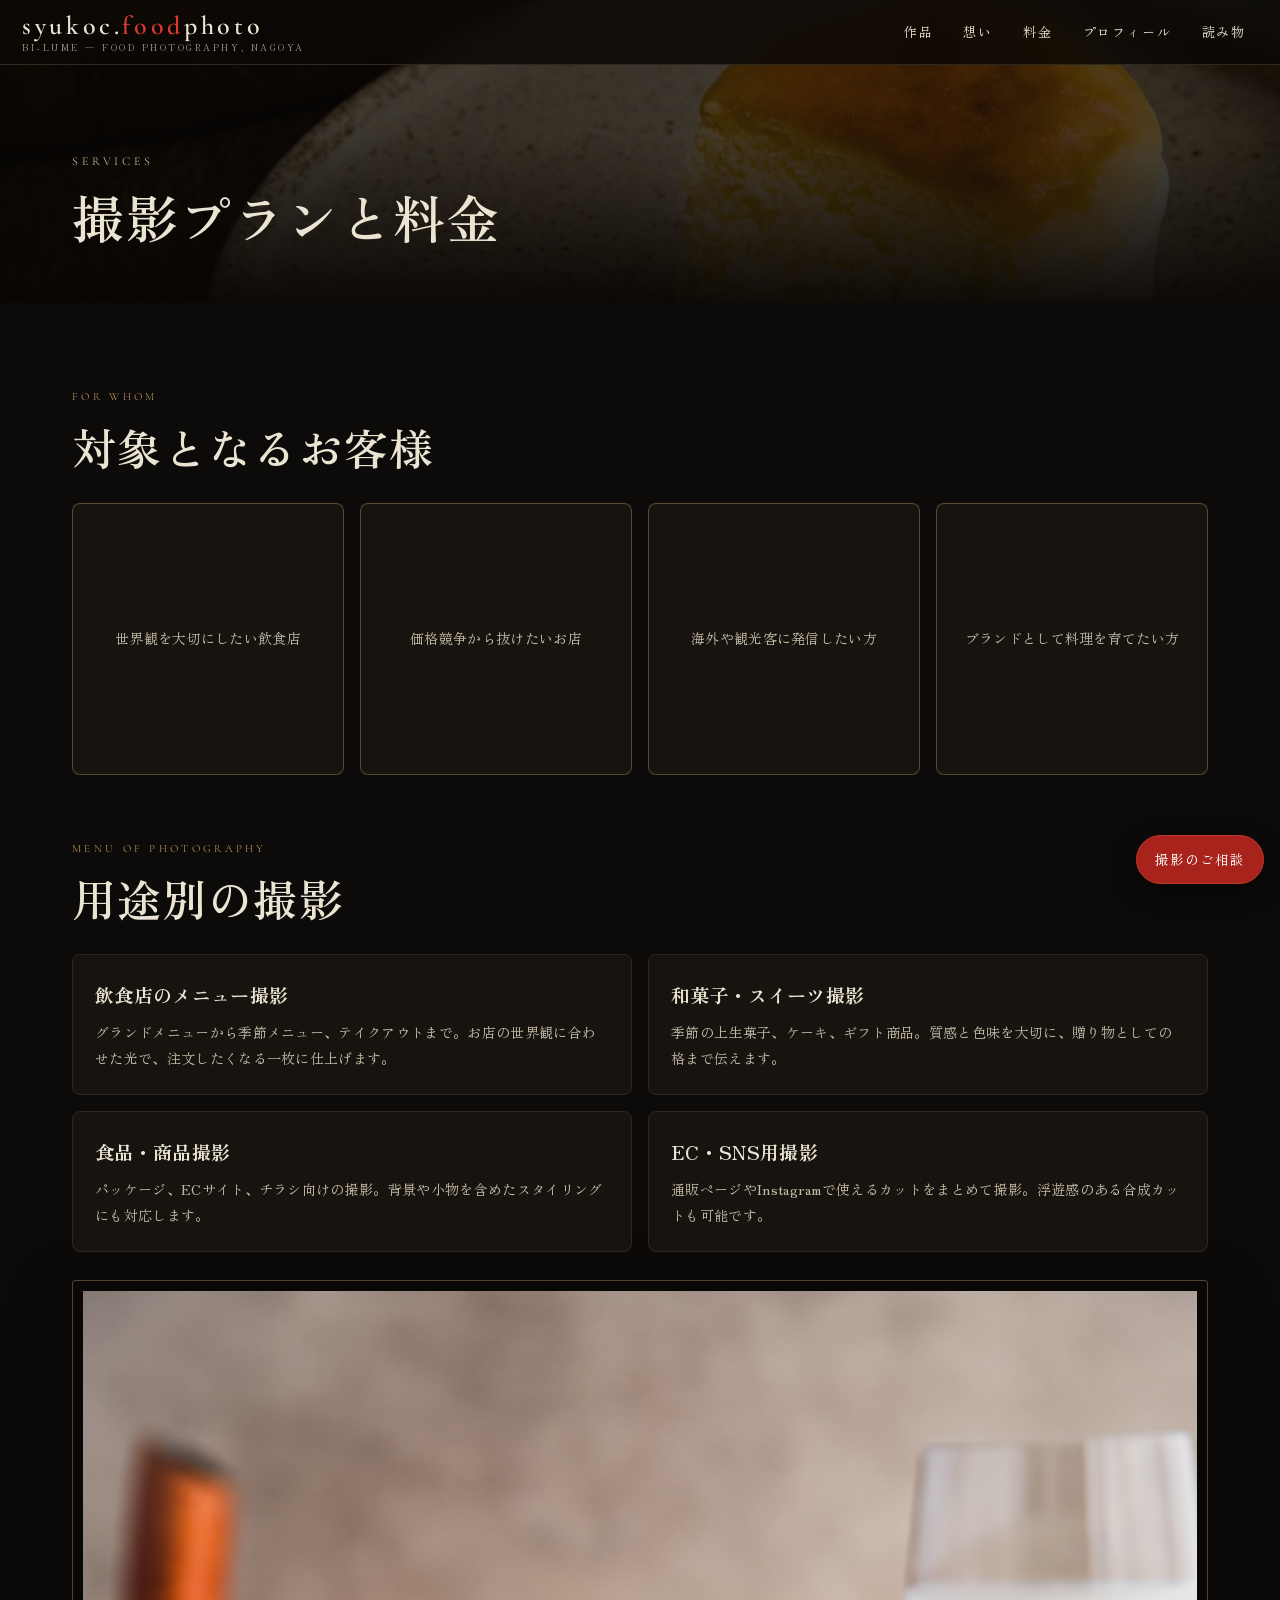
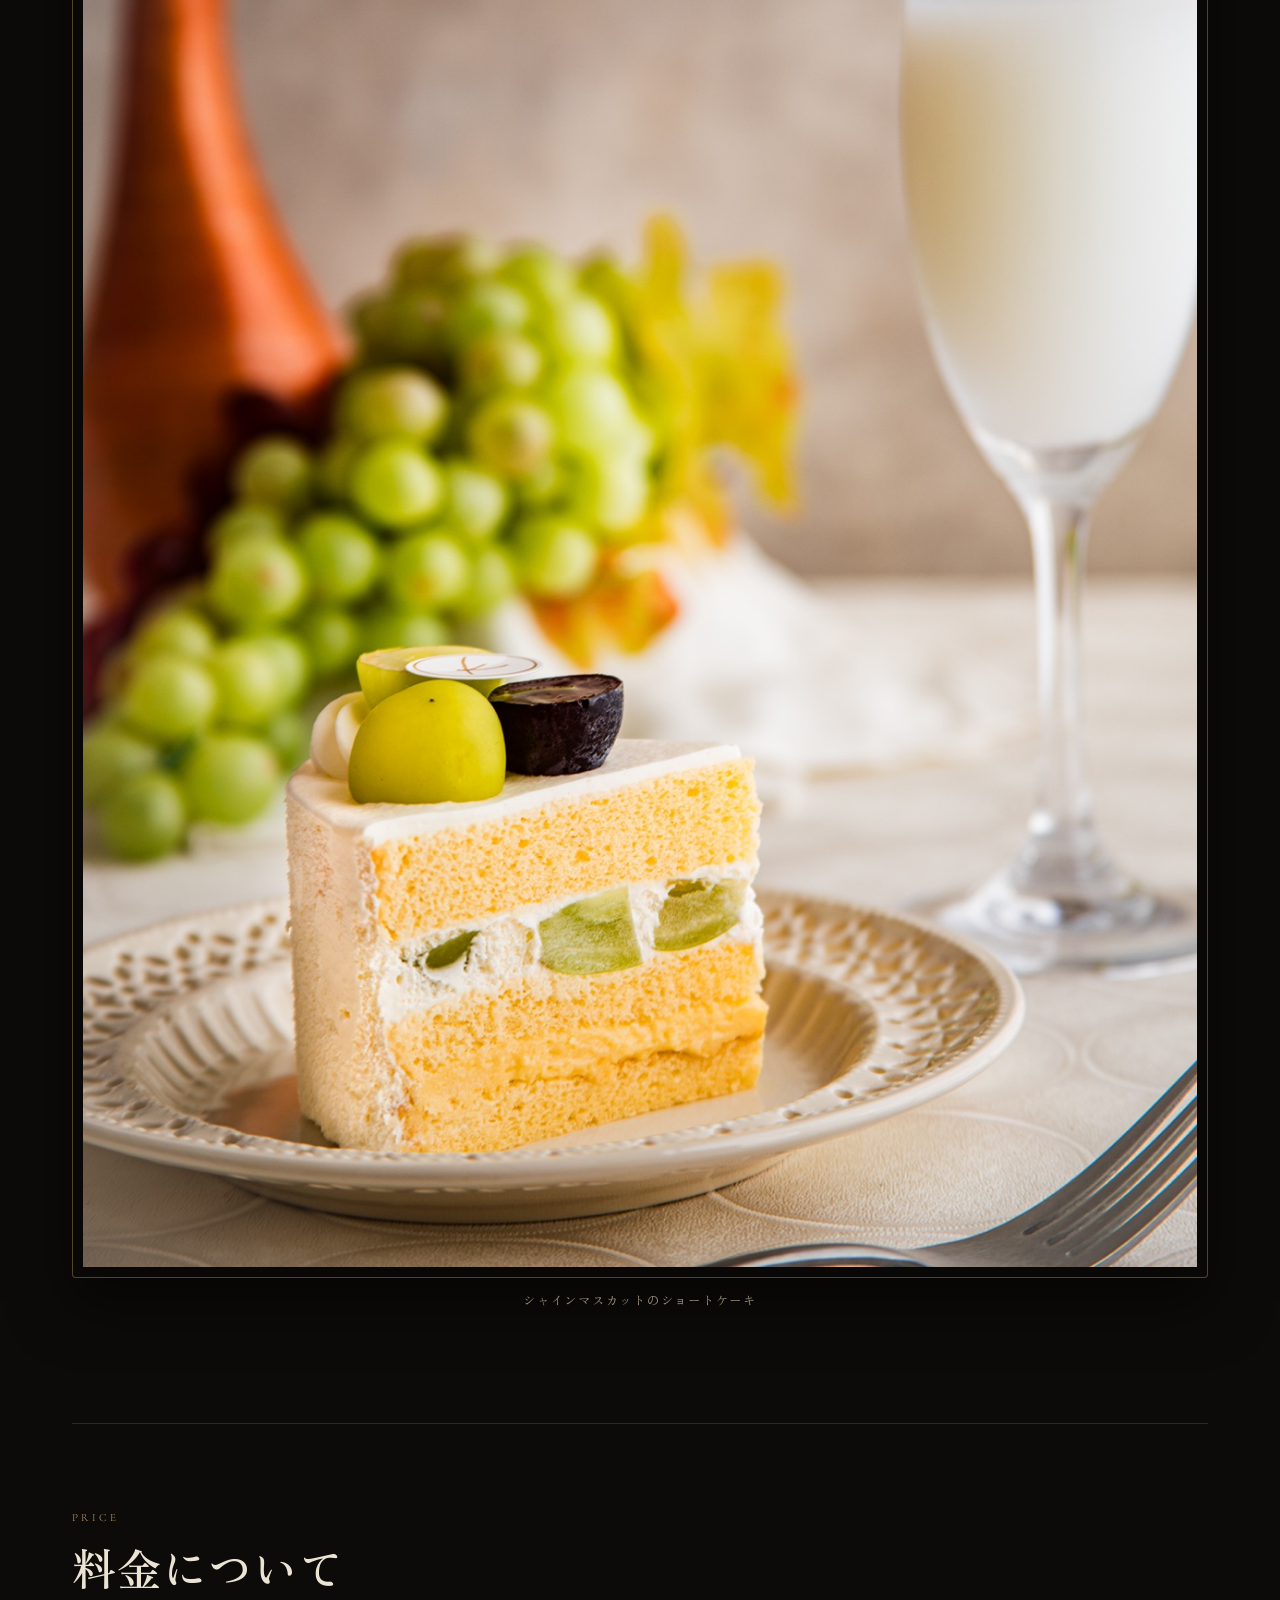
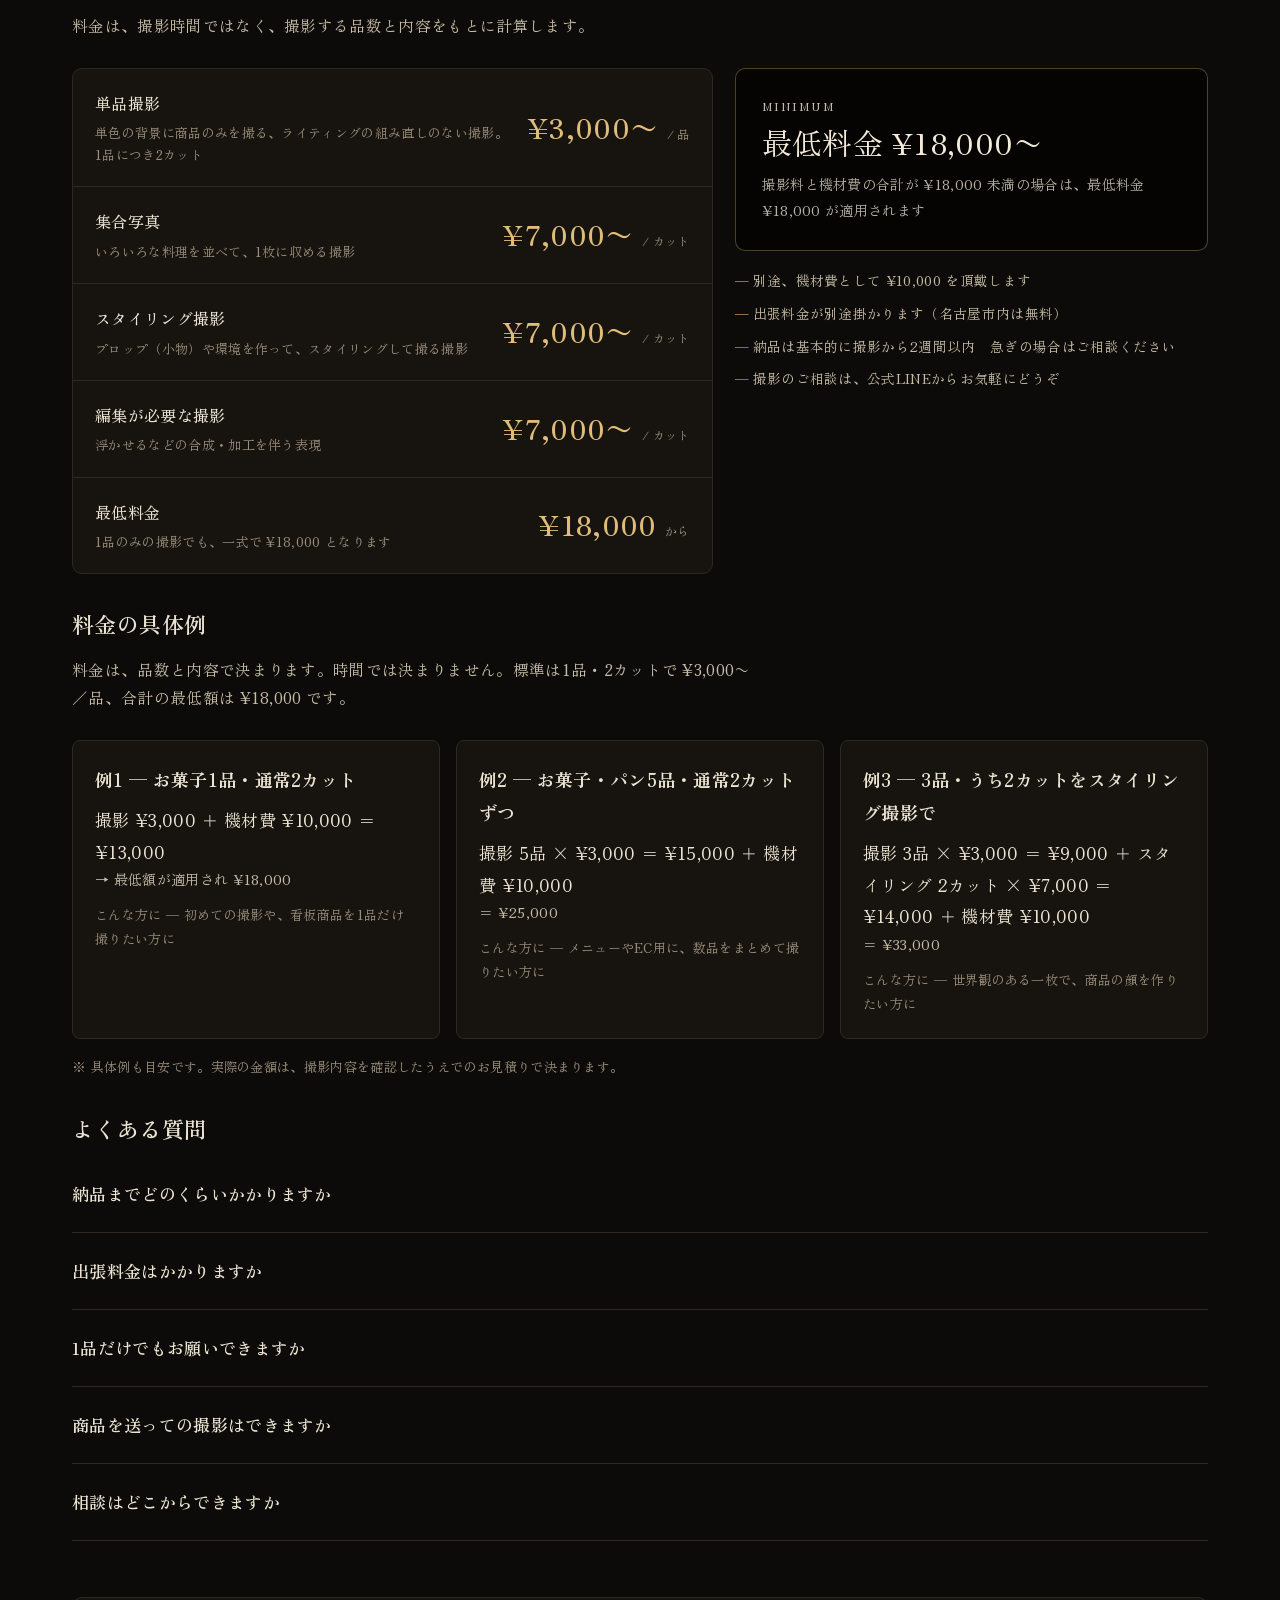
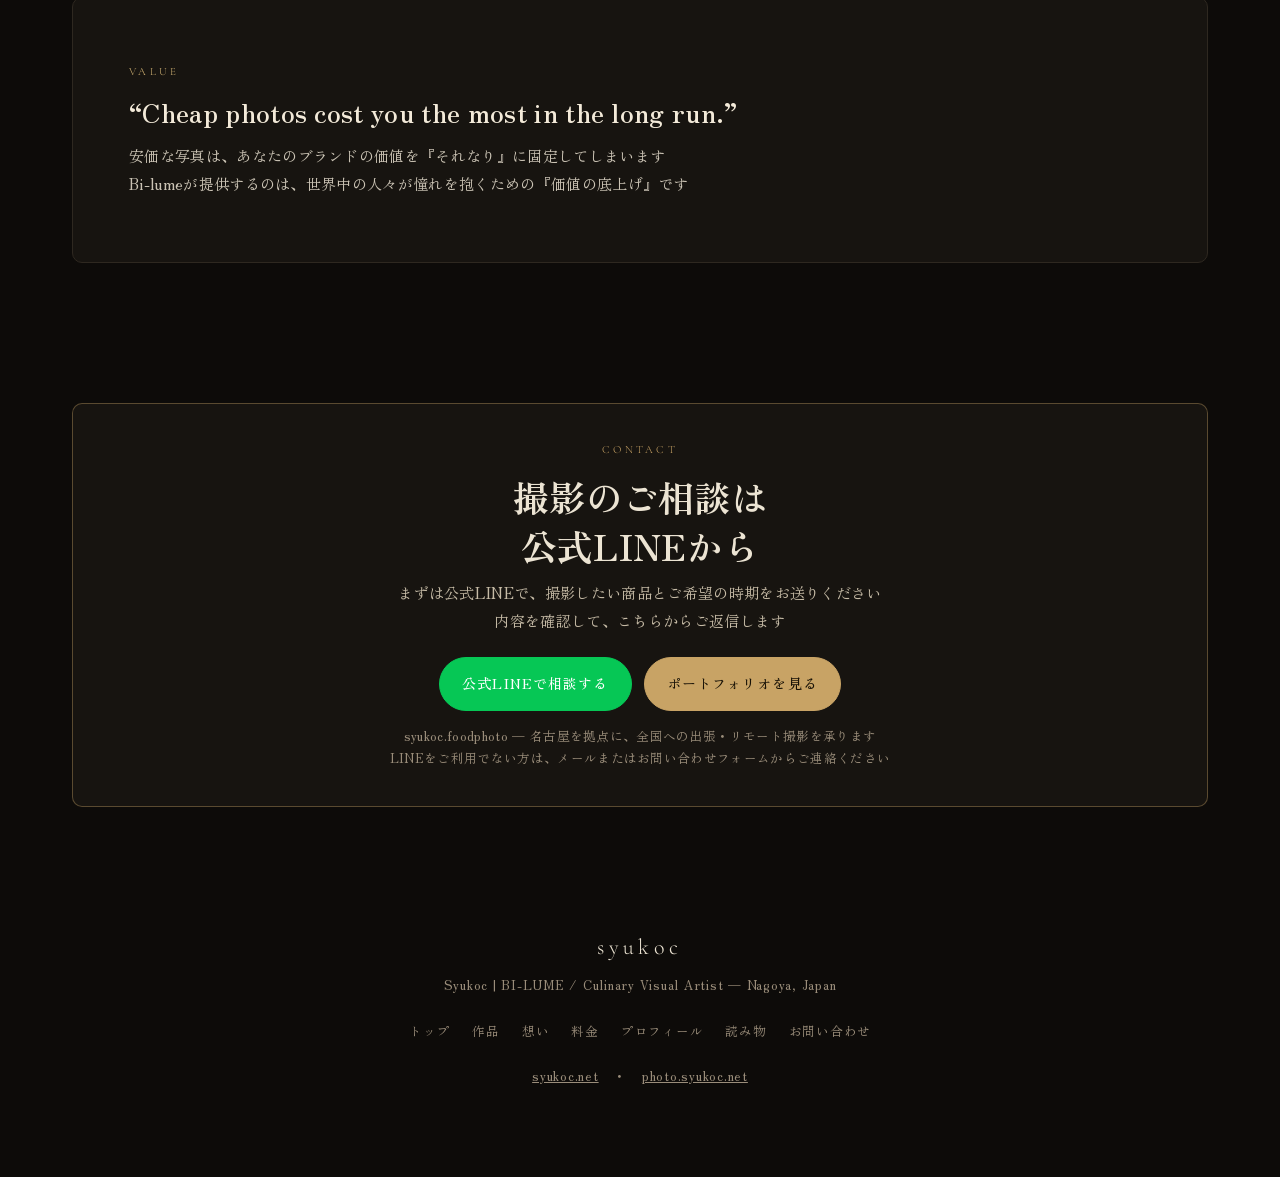
<file: services/index.html>
<!doctype html>
<html lang="ja">
<head>
<meta charset="utf-8">
<meta name="viewport" content="width=device-width, initial-scale=1, viewport-fit=cover">
<meta name="color-scheme" content="dark">
<link rel="icon" href="data:,">
<title>撮影プランと料金｜名古屋のフードフォトグラファー syukoc</title>
<meta name="description" content="料金は撮影時間ではなく、品数と内容で決まります。単品撮影1品2カット¥3,000、スタイリング撮影1カット¥7,000、最低料金¥18,000から。名古屋市内は出張無料。">
<link rel="canonical" href="https://www.syukoc.net/services/">
<meta name="google-site-verification" content="us7a9GE7_CIHOHsXaf1vhZFBxDh8U48A8EWt_XyC5-M">
<link rel="preconnect" href="https://fonts.googleapis.com"><link rel="preconnect" href="https://fonts.gstatic.com" crossorigin><link href="https://fonts.googleapis.com/css2?family=Cormorant+Garamond:ital,wght@0,400;0,500;0,600;1,400&family=Zen+Old+Mincho:wght@400;700;900&family=Noto+Sans+JP:wght@300;400;500;700&display=swap" rel="stylesheet">
<link rel="stylesheet" href="../assets/museum.css?v=5">
</head>
<body>
<header class="header solid" id="header">
  <a class="logo" href="../index.html">syukoc.<span class="food">food</span>photo<small>BI-LUME — FOOD PHOTOGRAPHY, NAGOYA</small></a>
  <nav class="nav" aria-label="メインメニュー">
    <a href="../collections/">作品</a><a href="../philosophy/">想い</a><a href="../services/">料金</a><a href="../who-is-syukoc/">プロフィール</a><a href="../読み物/">読み物</a>
    
  </nav>
</header>
<section class="page-hero" aria-label="見出し">
    <img src="../assets/img/souffle.jpg" alt="">
    <div class="page-hero-inner">
      <div class="eyebrow">Services</div>
      <h1>撮影プランと料金</h1>
    </div>
  </section>
<main>

  <div class="wrap">
    <section class="section">
      <div class="label">For Whom</div>
      <h2 class="h2">対象となるお客様</h2>
      <div class="audience-grid">
        <article class="use"><p>世界観を大切にしたい飲食店</p></article>
        <article class="use"><p>価格競争から抜けたいお店</p></article>
        <article class="use"><p>海外や観光客に発信したい方</p></article>
        <article class="use"><p>ブランドとして料理を育てたい方</p></article>
      </div>

      <div class="label" style="margin-top:64px">Menu of Photography</div>
      <h2 class="h2">用途別の撮影</h2>
      <div class="cols2">
        <article class="use"><h3>飲食店のメニュー撮影</h3><p>グランドメニューから季節メニュー、テイクアウトまで。お店の世界観に合わせた光で、注文したくなる一枚に仕上げます。</p></article>
        <article class="use"><h3>和菓子・スイーツ撮影</h3><p>季節の上生菓子、ケーキ、ギフト商品。質感と色味を大切に、贈り物としての格まで伝えます。</p></article>
        <article class="use"><h3>食品・商品撮影</h3><p>パッケージ、ECサイト、チラシ向けの撮影。背景や小物を含めたスタイリングにも対応します。</p></article>
        <article class="use"><h3>EC・SNS用撮影</h3><p>通販ページやInstagramで使えるカットをまとめて撮影。浮遊感のある合成カットも可能です。</p></article>
      </div>
      <figure class="photo"><img src="../assets/img/muscat.jpg" alt="シャインマスカットをのせたショートケーキ"><figcaption>シャインマスカットのショートケーキ</figcaption></figure>
    </section>

    <hr class="divider">

    <section class="section">
      <div class="label">Price</div>
      <h2 class="h2">料金について</h2>
      <p class="lead">料金は、撮影時間ではなく、撮影する品数と内容をもとに計算します。</p>
      <div class="price-layout">
        <div class="price-main">
          <div class="price-row">
            <div><h3>単品撮影</h3><p>単色の背景に商品のみを撮る、ライティングの組み直しのない撮影。1品につき2カット</p></div>
            <div class="price">¥3,000〜 <small>/ 品</small></div>
          </div>
          <div class="price-row">
            <div><h3>集合写真</h3><p>いろいろな料理を並べて、1枚に収める撮影</p></div>
            <div class="price">¥7,000〜 <small>/ カット</small></div>
          </div>
          <div class="price-row">
            <div><h3>スタイリング撮影</h3><p>プロップ（小物）や環境を作って、スタイリングして撮る撮影</p></div>
            <div class="price">¥7,000〜 <small>/ カット</small></div>
          </div>
          <div class="price-row">
            <div><h3>編集が必要な撮影</h3><p>浮かせるなどの合成・加工を伴う表現</p></div>
            <div class="price">¥7,000〜 <small>/ カット</small></div>
          </div>
          <div class="price-row">
            <div><h3>最低料金</h3><p>1品のみの撮影でも、一式で ¥18,000 となります</p></div>
            <div class="price">¥18,000 <small>から</small></div>
          </div>
        </div>
        <div>
          <div class="min-box">
            <div style="font-size:12px;letter-spacing:.18em;opacity:.8">MINIMUM</div>
            <div class="big">最低料金 ¥18,000〜</div>
            <p>撮影料と機材費の合計が ¥18,000 未満の場合は、最低料金 ¥18,000 が適用されます</p>
          </div>
          <ul class="note-list">
            <li>別途、機材費として ¥10,000 を頂戴します</li>
            <li>出張料金が別途掛かります（名古屋市内は無料）</li>
            <li>納品は基本的に撮影から2週間以内　急ぎの場合はご相談ください</li>
            <li>撮影のご相談は、公式LINEからお気軽にどうぞ</li>
          </ul>
        </div>
      </div>

      <h3 class="h3">料金の具体例</h3>
      <p class="lead">料金は、品数と内容で決まります。時間では決まりません。標準は1品・2カットで ¥3,000〜／品、合計の最低額は ¥18,000 です。</p>
      <div class="cols3">
        <article class="example"><h3>例1 — お菓子1品・通常2カット</h3><p class="calc">撮影 ¥3,000 ＋ 機材費 ¥10,000 ＝ ¥13,000</p><p>→ 最低額が適用され ¥18,000</p><p style="color:var(--muted);font-size:13px;margin-top:10px">こんな方に — 初めての撮影や、看板商品を1品だけ撮りたい方に</p></article>
        <article class="example"><h3>例2 — お菓子・パン5品・通常2カットずつ</h3><p class="calc">撮影 5品 × ¥3,000 ＝ ¥15,000 ＋ 機材費 ¥10,000</p><p>＝ ¥25,000</p><p style="color:var(--muted);font-size:13px;margin-top:10px">こんな方に — メニューやEC用に、数品をまとめて撮りたい方に</p></article>
        <article class="example"><h3>例3 — 3品・うち2カットをスタイリング撮影で</h3><p class="calc">撮影 3品 × ¥3,000 ＝ ¥9,000 ＋ スタイリング 2カット × ¥7,000 ＝ ¥14,000 ＋ 機材費 ¥10,000</p><p>＝ ¥33,000</p><p style="color:var(--muted);font-size:13px;margin-top:10px">こんな方に — 世界観のある一枚で、商品の顔を作りたい方に</p></article>
      </div>
      <p style="color:var(--muted);font-size:13px;margin-top:16px">※ 具体例も目安です。実際の金額は、撮影内容を確認したうえでのお見積りで決まります。</p>

      <h3 class="h3">よくある質問</h3>
      <div class="faq">
        <details><summary>納品までどのくらいかかりますか</summary><p>基本的に撮影から2週間以内です。お急ぎの場合はご相談ください。</p></details>
        <details><summary>出張料金はかかりますか</summary><p>出張料金が別途掛かります（名古屋市内は無料）。</p></details>
        <details><summary>1品だけでもお願いできますか</summary><p>はい。1品のみの撮影でも、一式で最低料金 ¥18,000 から承ります。</p></details>
        <details><summary>商品を送っての撮影はできますか</summary><p>はい。リモート撮影（商品をお送りいただく形）も承ります。</p></details>
        <details><summary>相談はどこからできますか</summary><p>公式LINEからお気軽にどうぞ。撮影したい商品とご希望の時期をお送りください。</p></details>
      </div>

      <div class="philosophy" style="margin-top:56px">
        <div class="label">Value</div>
        <h3 style="font-family:'Zen Old Mincho',serif;font-size:26px;margin:0 0 12px">“Cheap photos cost you the most in the long run.”</h3>
        <p>安価な写真は、あなたのブランドの価値を『それなり』に固定してしまいます<br>Bi-lumeが提供するのは、世界中の人々が憧れを抱くための『価値の底上げ』です</p>
      </div>
    </section>
    <section class="section-tight" id="contact" style="padding-bottom:84px">
      <div class="contact">
        <div class="label" style="text-align:center">Contact</div>
        <h2>撮影のご相談は<br>公式LINEから</h2>
        <p>まずは公式LINEで、撮影したい商品とご希望の時期をお送りください<br>内容を確認して、こちらからご返信します</p>
        <div style="display:flex;gap:12px;justify-content:center;flex-wrap:wrap">
          <a class="btn btn-line" href="https://lin.ee/RTCfIxx" target="_blank" rel="noopener">公式LINEで相談する</a>
          <a class="btn btn-dark" href="https://photo.syukoc.net" target="_blank" rel="noopener">ポートフォリオを見る</a>
        </div>
        <small>syukoc.foodphoto — 名古屋を拠点に、全国への出張・リモート撮影を承ります<br>LINEをご利用でない方は、メールまたはお問い合わせフォームからご連絡ください</small>
      </div>
    </section>
  </div>

</main>
<footer>
  <div class="f-logo">syukoc</div>
  <div>Syukoc | BI-LUME / Culinary Visual Artist — Nagoya, Japan</div>
  <nav aria-label="フッターメニュー"><a href="../">トップ</a><a href="../collections/">作品</a><a href="../philosophy/">想い</a><a href="../services/">料金</a><a href="../who-is-syukoc/">プロフィール</a><a href="../読み物/">読み物</a><a href="../contact/">お問い合わせ</a></nav>
  <div><a href="https://www.syukoc.net" style="padding:10px">syukoc.net</a> ・ <a href="https://photo.syukoc.net" target="_blank" rel="noopener" style="padding:10px">photo.syukoc.net</a></div>
</footer>
<script src="../assets/main.js"></script>
<a class="consult-fixed" href="../contact/">撮影のご相談</a>
</body>
</html>
</file>
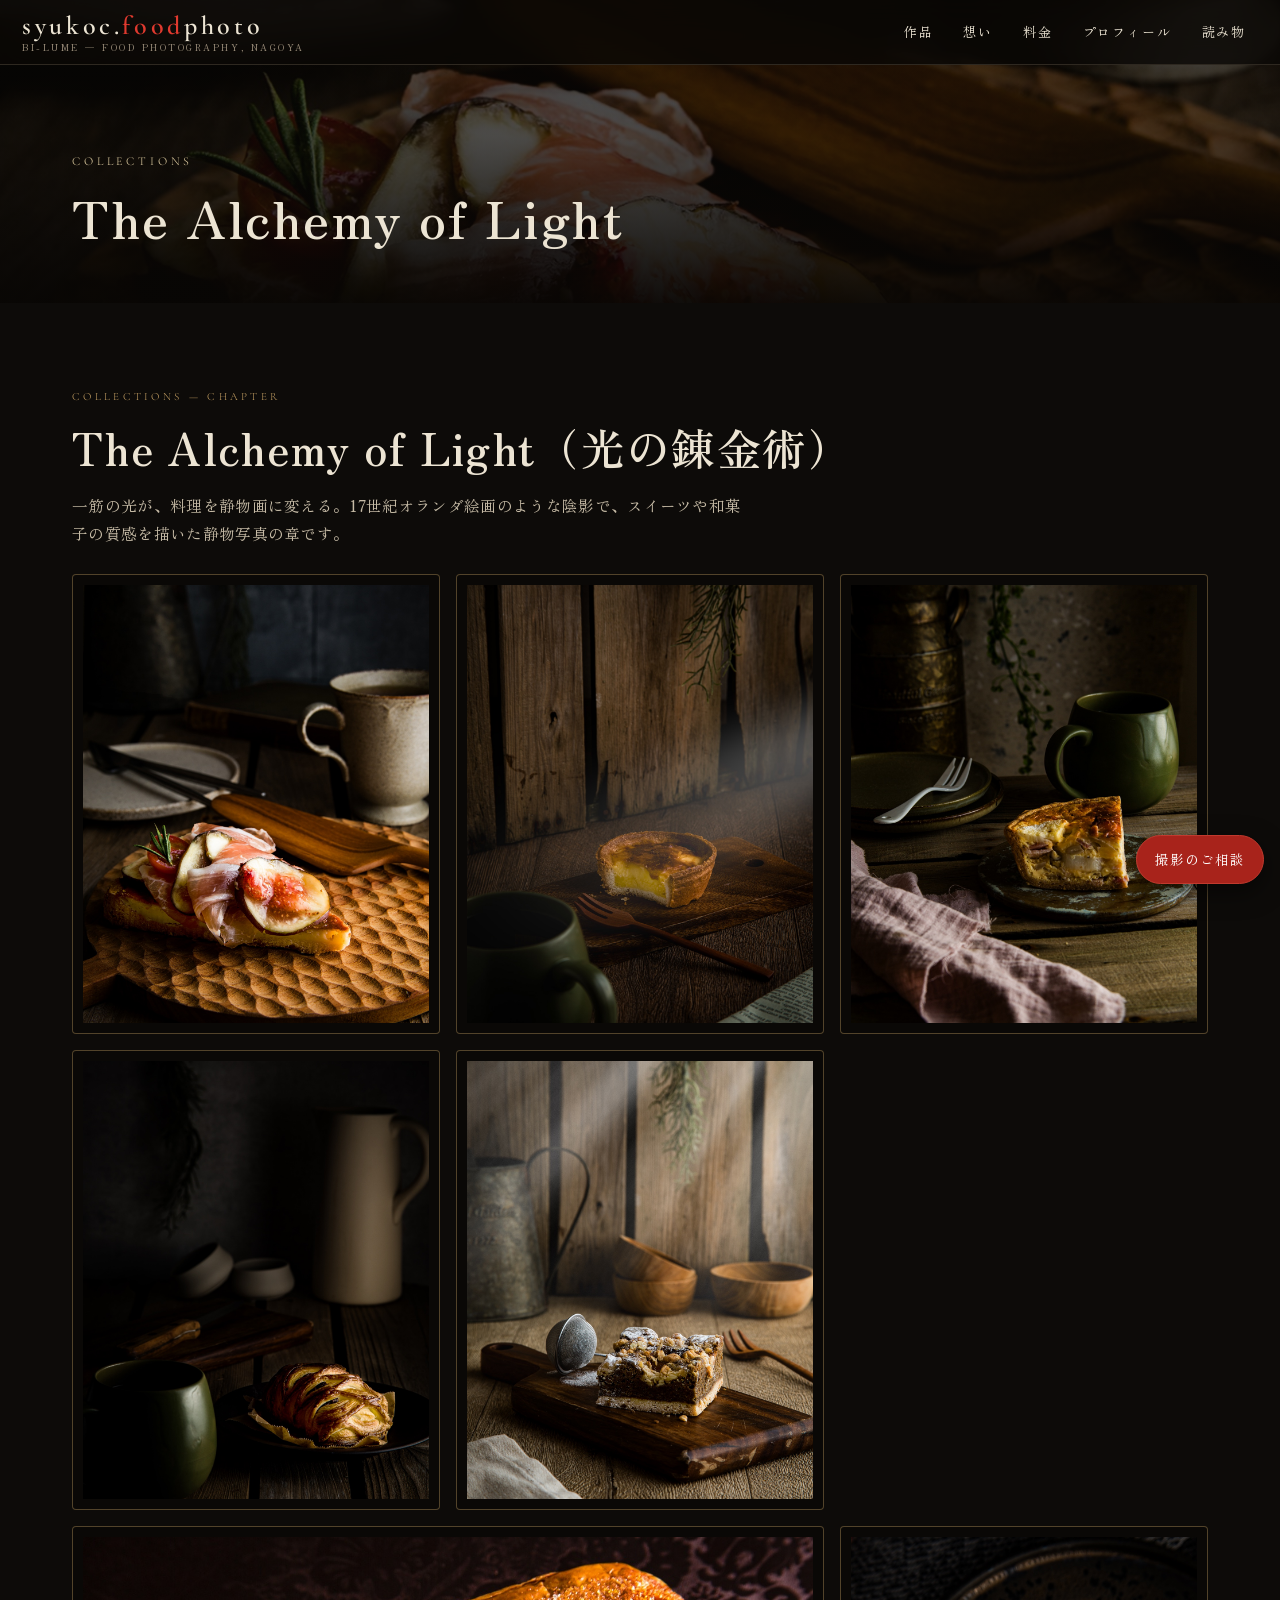
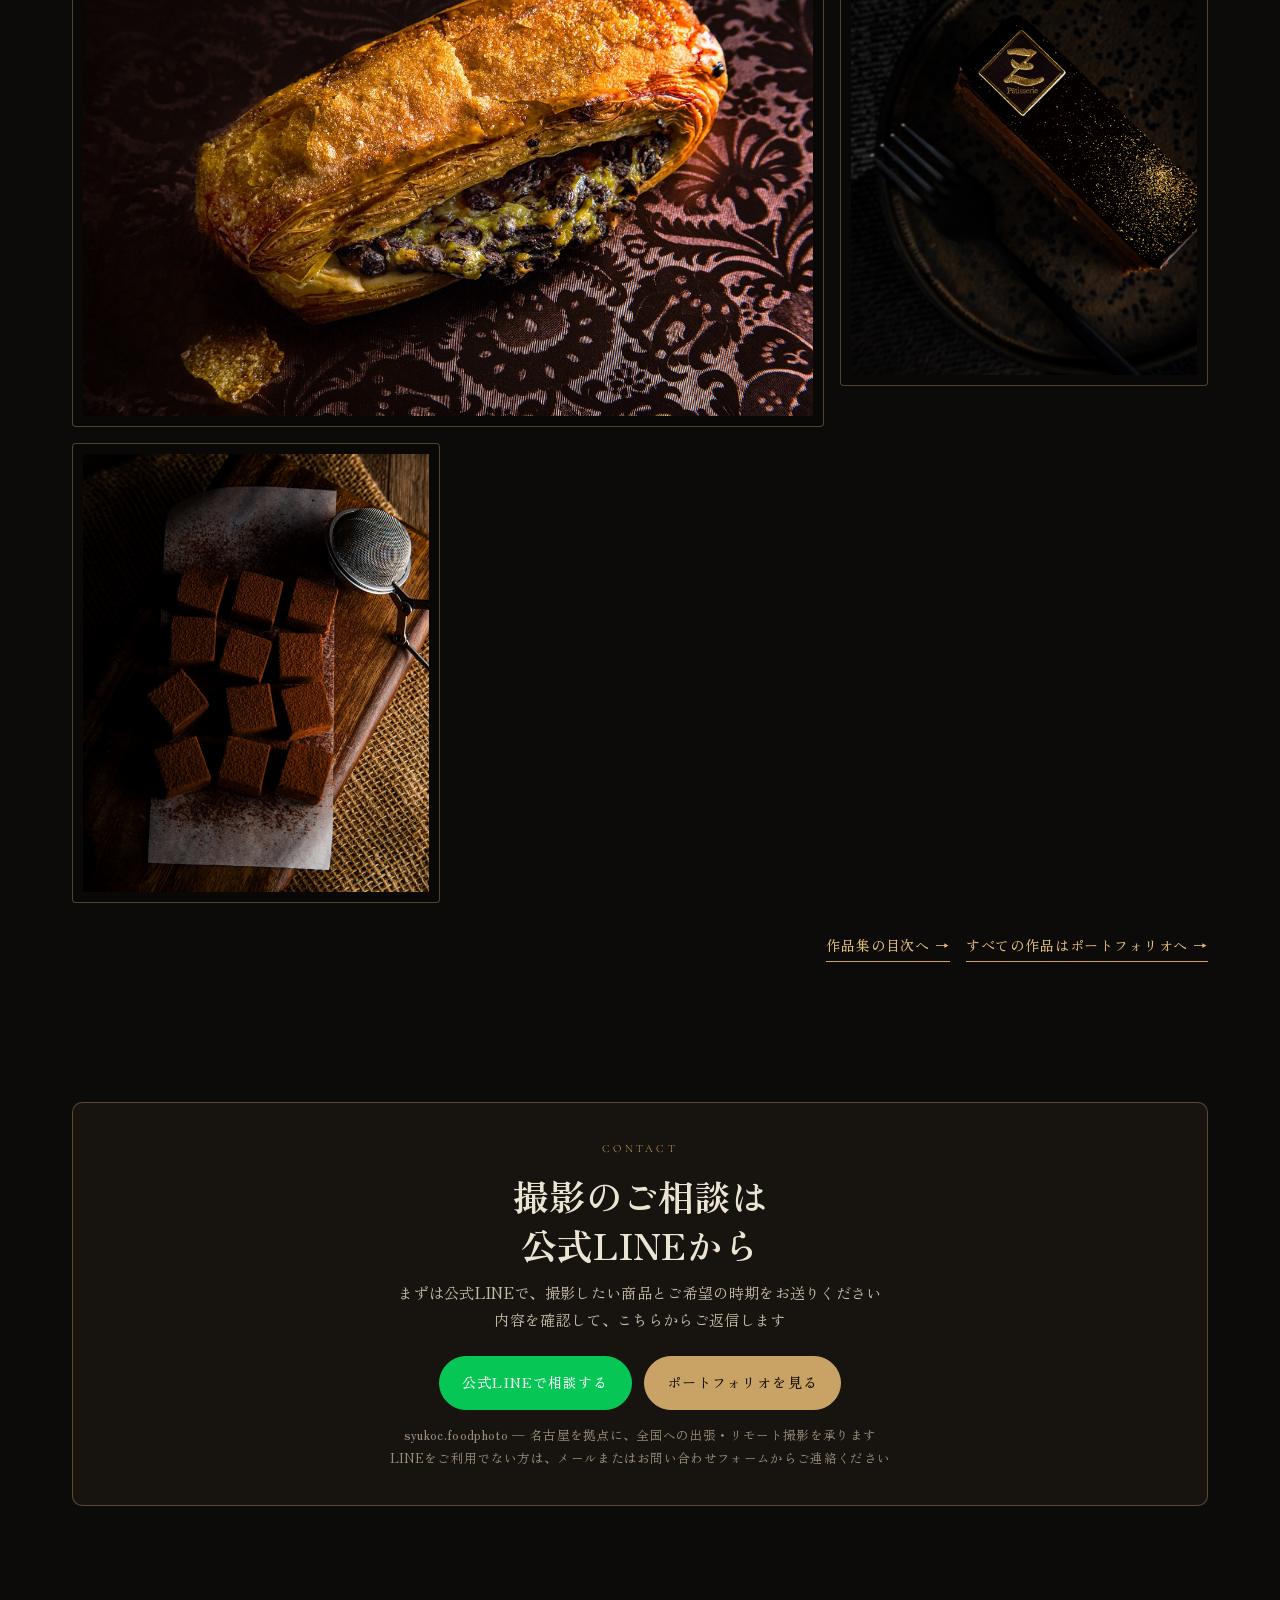
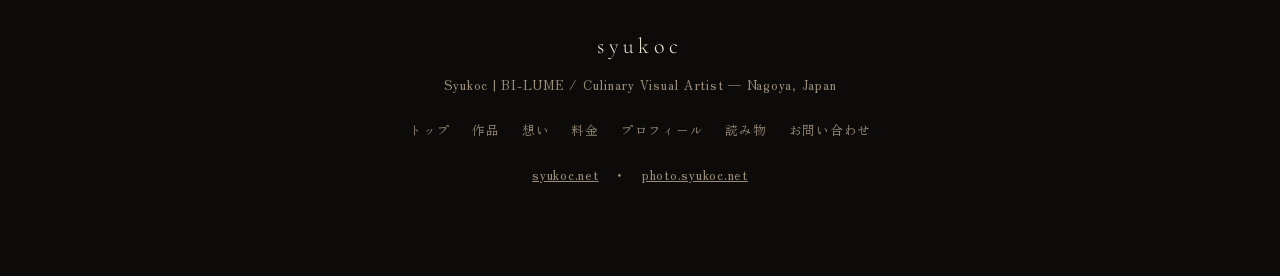
<file: the-alchemy-of-light/index.html>
<!doctype html>
<html lang="ja">
<head>
<meta charset="utf-8">
<meta name="viewport" content="width=device-width, initial-scale=1, viewport-fit=cover">
<meta name="color-scheme" content="dark">
<link rel="icon" href="data:,">
<title>The Alchemy of Light｜光と影の料理写真｜syukoc</title>
<meta name="description" content="一筋の光が、料理を静物画に変える。17世紀オランダ絵画のような陰影で、スイーツや和菓子の質感を描いた静物写真の章です。">
<link rel="canonical" href="https://www.syukoc.net/the-alchemy-of-light/">
<meta name="google-site-verification" content="us7a9GE7_CIHOHsXaf1vhZFBxDh8U48A8EWt_XyC5-M">
<link rel="preconnect" href="https://fonts.googleapis.com"><link rel="preconnect" href="https://fonts.gstatic.com" crossorigin><link href="https://fonts.googleapis.com/css2?family=Cormorant+Garamond:ital,wght@0,400;0,500;0,600;1,400&family=Zen+Old+Mincho:wght@400;700;900&family=Noto+Sans+JP:wght@300;400;500;700&display=swap" rel="stylesheet">
<link rel="stylesheet" href="../assets/museum.css?v=5">
</head>
<body>
<header class="header solid" id="header">
  <a class="logo" href="../index.html">syukoc.<span class="food">food</span>photo<small>BI-LUME — FOOD PHOTOGRAPHY, NAGOYA</small></a>
  <nav class="nav" aria-label="メインメニュー">
    <a href="../collections/">作品</a><a href="../philosophy/">想い</a><a href="../services/">料金</a><a href="../who-is-syukoc/">プロフィール</a><a href="../読み物/">読み物</a>
    
  </nav>
</header>
<section class="page-hero" aria-label="見出し">
    <img src="../assets/img/fig-tartine.jpg" alt="">
    <div class="page-hero-inner">
      <div class="eyebrow">Collections</div>
      <h1>The Alchemy of Light</h1>
    </div>
  </section>
<main>

  <div class="wrap">
    <section class="section">
      <div class="label">Collections — Chapter</div>
      <h2 class="h2">The Alchemy of Light（光の錬金術）</h2>
      <p class="lead">一筋の光が、料理を静物画に変える。17世紀オランダ絵画のような陰影で、スイーツや和菓子の質感を描いた静物写真の章です。</p>
      <div class="gallery"><figure><img src="../assets/img/fig-tartine.jpg" alt="イチジクと生ハムのタルティーヌ — Harmony of Fig and Prosciutto"></figure><figure><img src="../assets/img/cheese-tart.jpg" alt="チーズタルトの静物"></figure><figure><img src="../assets/img/quiche.jpg" alt="キッシュと緑のマグ"></figure><figure><img src="../assets/img/marron-scene.jpg" alt="マロンパイの静物"></figure><figure><img src="../assets/img/brownie.jpg" alt="ブラウニーの静物"></figure><figure class="wide"><img src="../assets/img/damask.jpg" alt="ダマスク模様のチョコペイストリー"></figure><figure><img src="../assets/img/zephyr.jpg" alt="ゼフィール — 濃厚なチョコレートケーキ"></figure><figure><img src="../assets/img/cocoa.jpg" alt="ココアを纏う生チョコ — Cocoa Dust"></figure></div>
      <div class="works-note" style="margin-top:30px">
        <a class="link-arrow" href="../collections/">作品集の目次へ →</a>
        <a class="link-arrow" href="https://photo.syukoc.net" target="_blank" rel="noopener">すべての作品はポートフォリオへ →</a>
      </div>
    </section>
    <section class="section-tight" id="contact" style="padding-bottom:84px">
      <div class="contact">
        <div class="label" style="text-align:center">Contact</div>
        <h2>撮影のご相談は<br>公式LINEから</h2>
        <p>まずは公式LINEで、撮影したい商品とご希望の時期をお送りください<br>内容を確認して、こちらからご返信します</p>
        <div style="display:flex;gap:12px;justify-content:center;flex-wrap:wrap">
          <a class="btn btn-line" href="https://lin.ee/RTCfIxx" target="_blank" rel="noopener">公式LINEで相談する</a>
          <a class="btn btn-dark" href="https://photo.syukoc.net" target="_blank" rel="noopener">ポートフォリオを見る</a>
        </div>
        <small>syukoc.foodphoto — 名古屋を拠点に、全国への出張・リモート撮影を承ります<br>LINEをご利用でない方は、メールまたはお問い合わせフォームからご連絡ください</small>
      </div>
    </section>
  </div>

</main>
<footer>
  <div class="f-logo">syukoc</div>
  <div>Syukoc | BI-LUME / Culinary Visual Artist — Nagoya, Japan</div>
  <nav aria-label="フッターメニュー"><a href="../">トップ</a><a href="../collections/">作品</a><a href="../philosophy/">想い</a><a href="../services/">料金</a><a href="../who-is-syukoc/">プロフィール</a><a href="../読み物/">読み物</a><a href="../contact/">お問い合わせ</a></nav>
  <div><a href="https://www.syukoc.net" style="padding:10px">syukoc.net</a> ・ <a href="https://photo.syukoc.net" target="_blank" rel="noopener" style="padding:10px">photo.syukoc.net</a></div>
</footer>
<script src="../assets/main.js"></script>
<a class="consult-fixed" href="../contact/">撮影のご相談</a>
</body>
</html>
</file>
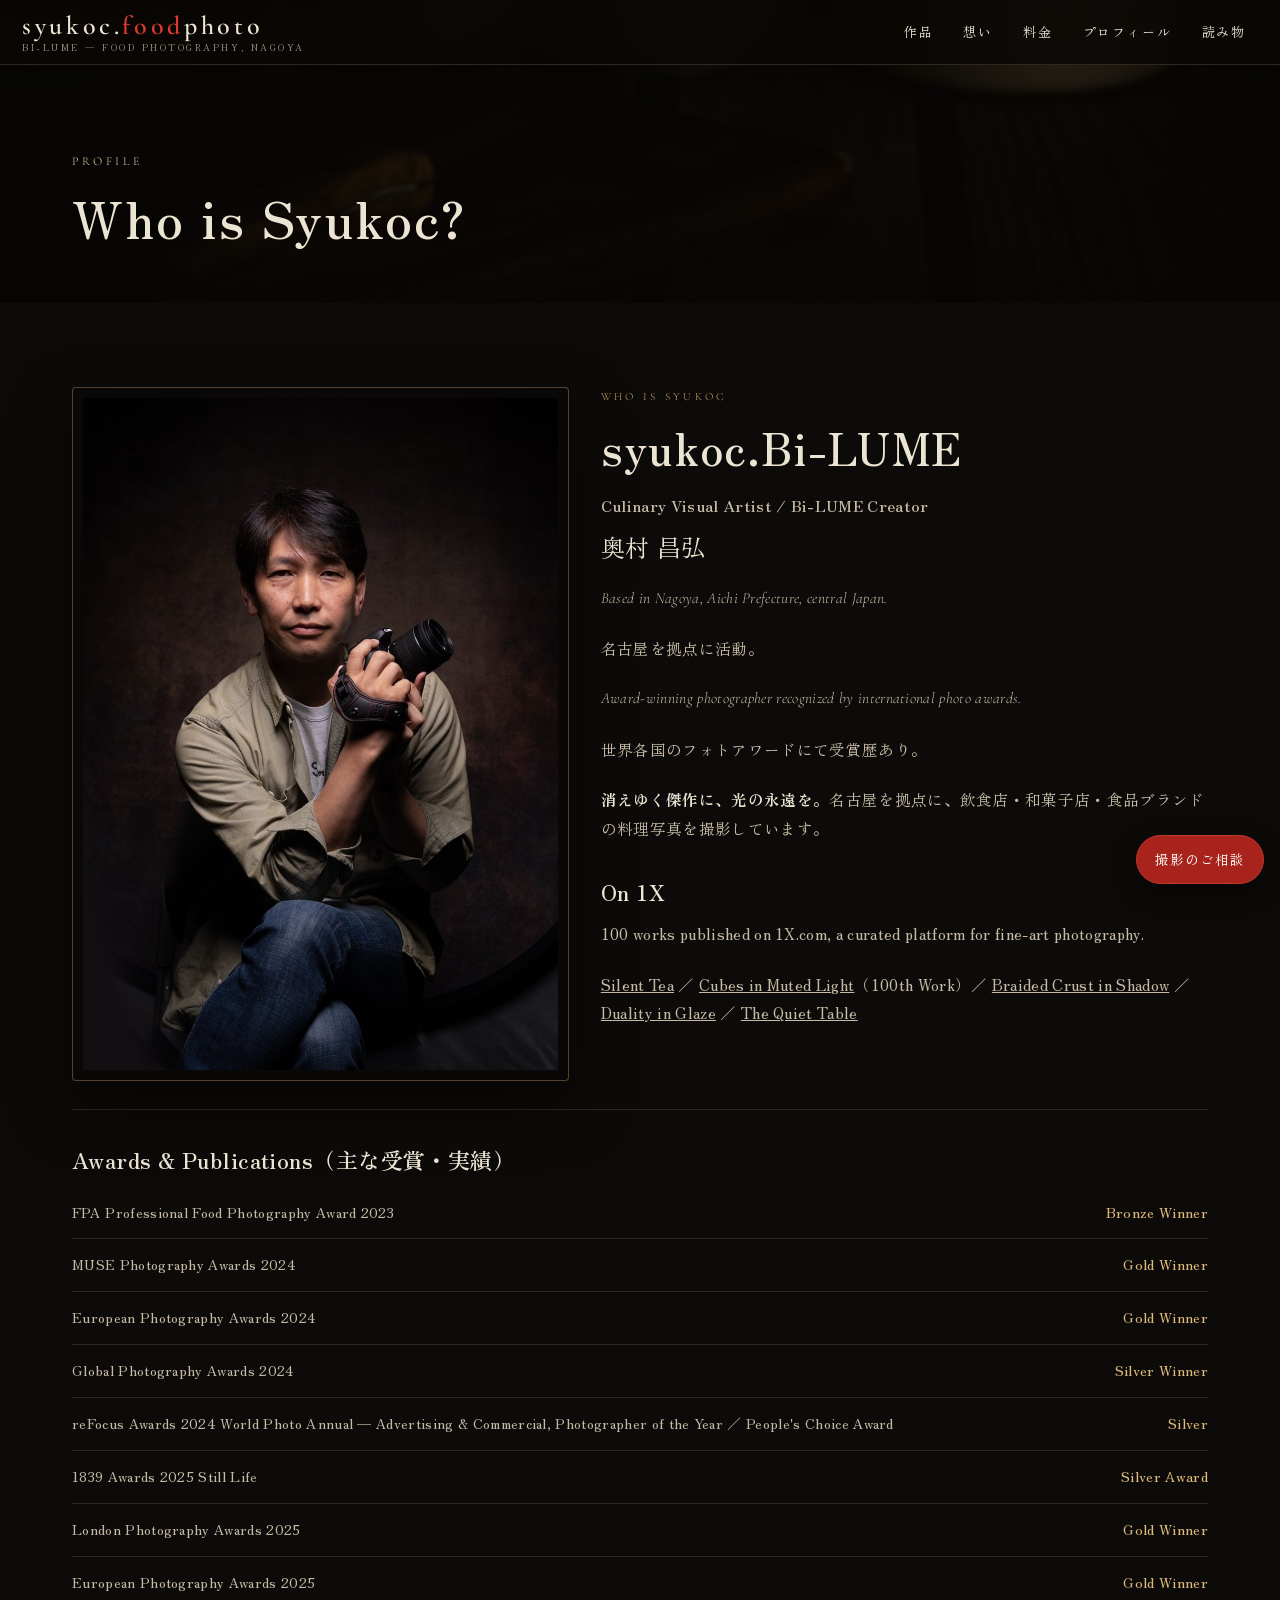
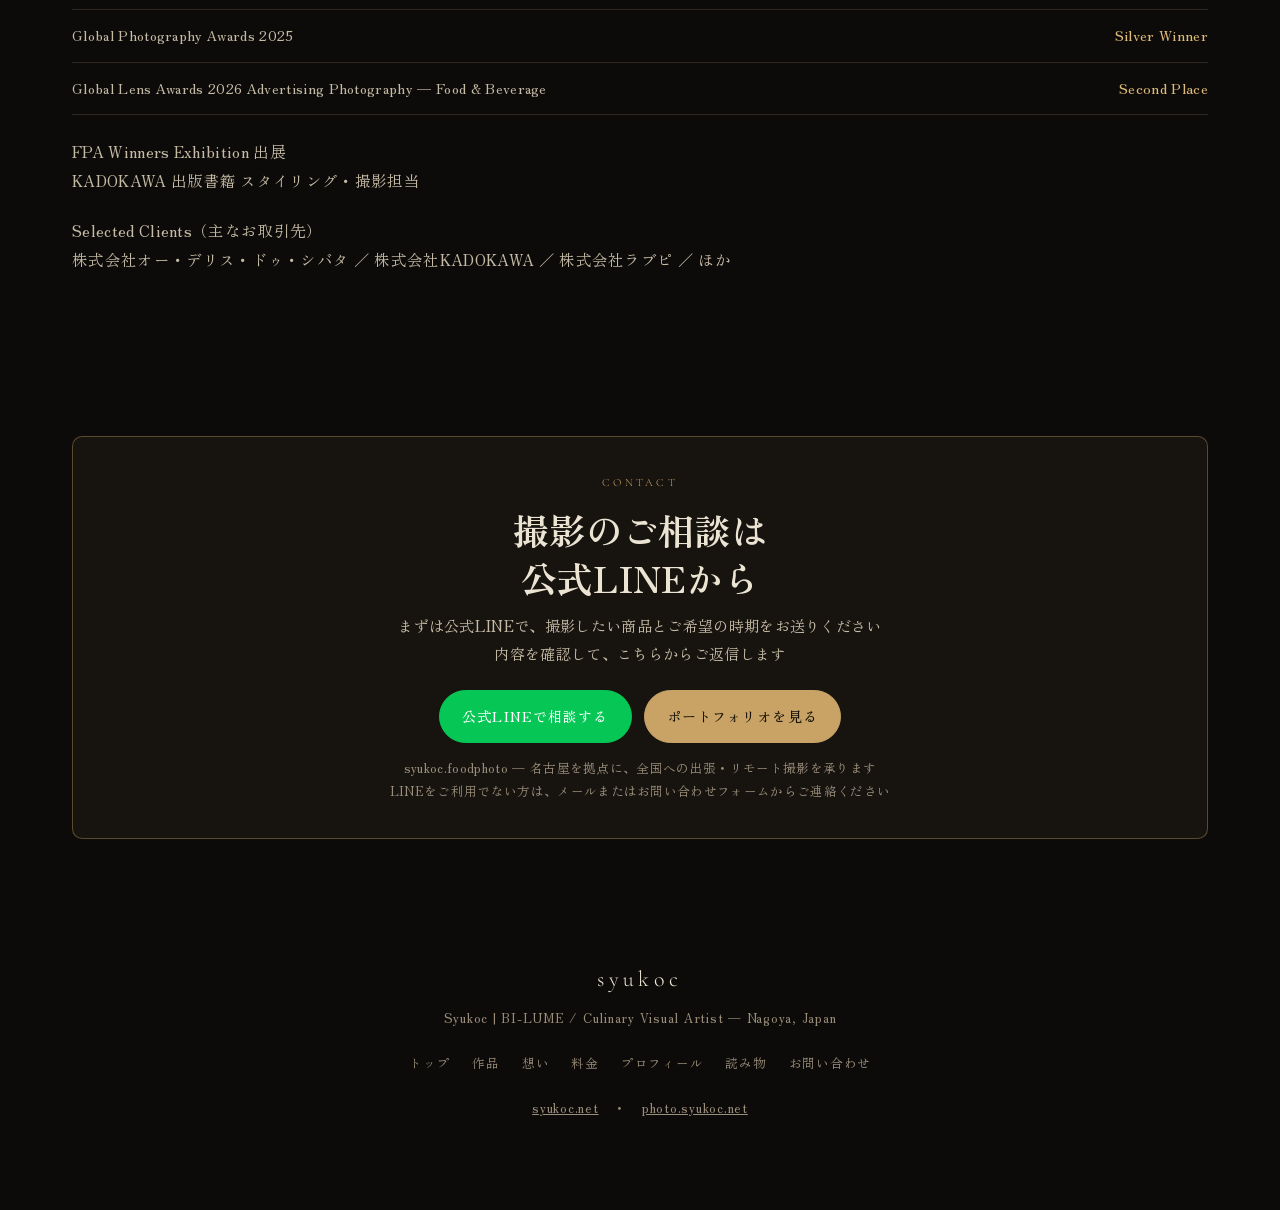
<file: who-is-syukoc/index.html>
<!doctype html>
<html lang="ja">
<head>
<meta charset="utf-8">
<meta name="viewport" content="width=device-width, initial-scale=1, viewport-fit=cover">
<meta name="color-scheme" content="dark">
<link rel="icon" href="data:,">
<title>プロフィール｜名古屋のフードフォトグラファー奥村昌弘（syukoc）</title>
<meta name="description" content="Culinary Visual Artist / Bi-LUME Creator 奥村昌弘。名古屋を拠点に、飲食店・和菓子店・食品ブランドの料理写真を撮影。国際写真賞の受賞歴多数、1X.com に100作品掲載。">
<link rel="canonical" href="https://www.syukoc.net/who-is-syukoc/">
<meta name="google-site-verification" content="us7a9GE7_CIHOHsXaf1vhZFBxDh8U48A8EWt_XyC5-M">
<link rel="preconnect" href="https://fonts.googleapis.com"><link rel="preconnect" href="https://fonts.gstatic.com" crossorigin><link href="https://fonts.googleapis.com/css2?family=Cormorant+Garamond:ital,wght@0,400;0,500;0,600;1,400&family=Zen+Old+Mincho:wght@400;700;900&family=Noto+Sans+JP:wght@300;400;500;700&display=swap" rel="stylesheet">
<link rel="stylesheet" href="../assets/museum.css?v=5">
</head>
<body>
<header class="header solid" id="header">
  <a class="logo" href="../index.html">syukoc.<span class="food">food</span>photo<small>BI-LUME — FOOD PHOTOGRAPHY, NAGOYA</small></a>
  <nav class="nav" aria-label="メインメニュー">
    <a href="../collections/">作品</a><a href="../philosophy/">想い</a><a href="../services/">料金</a><a href="../who-is-syukoc/">プロフィール</a><a href="../読み物/">読み物</a>
    
  </nav>
</header>
<section class="page-hero" aria-label="見出し">
    <img src="../assets/img/hero.jpg" alt="">
    <div class="page-hero-inner">
      <div class="eyebrow">Profile</div>
      <h1>Who is Syukoc?</h1>
    </div>
  </section>
<main>

  <div class="wrap">
    <section class="section">
      <div class="awards">
        <div>
          <figure class="photo" style="margin-top:0"><img src="../assets/img/portrait.jpg" alt="フードフォトグラファー 奥村昌弘（syukoc）のポートレート"></figure>
        </div>
        <div>
          <div class="label">Who is Syukoc</div>
          <h2 class="h2">syukoc.Bi-LUME</h2>
          <p class="lead" style="margin-bottom:6px"><b>Culinary Visual Artist / Bi-LUME Creator</b></p>
          <p style="font-family:'Zen Old Mincho',serif;font-size:24px;margin:0 0 14px">奥村 昌弘</p>
          <div class="prose">
            <p class="en">Based in Nagoya, Aichi Prefecture, central Japan.</p>
            <p>名古屋を拠点に活動。</p>
            <p class="en">Award-winning photographer recognized by international photo awards.</p>
            <p>世界各国のフォトアワードにて受賞歴あり。</p>
            <p><b>消えゆく傑作に、光の永遠を。</b>名古屋を拠点に、飲食店・和菓子店・食品ブランドの料理写真を撮影しています。</p>
          </div>
          <h3 class="h3">On 1X</h3>
          <div class="prose">
            <p>100 works published on 1X.com, a curated platform for fine-art photography.</p>
            <p>
              <a href="https://1x.com/photo/3791475" target="_blank" rel="noopener">Silent Tea</a> ／
              <a href="https://1x.com/photo/3789179" target="_blank" rel="noopener">Cubes in Muted Light</a>（100th Work）／
              <a href="https://1x.com/photo/3789178" target="_blank" rel="noopener">Braided Crust in Shadow</a> ／
              <a href="https://1x.com/photo/3786603" target="_blank" rel="noopener">Duality in Glaze</a> ／
              <a href="https://1x.com/photo/3786169" target="_blank" rel="noopener">The Quiet Table</a>
            </p>
          </div>
        </div>
      </div>

      <hr class="divider">

      <h3 class="h3">Awards &amp; Publications（主な受賞・実績）</h3>
      <ul class="award-list">
        <li><span>FPA Professional Food Photography Award 2023</span><span>Bronze Winner</span></li>
        <li><span>MUSE Photography Awards 2024</span><span>Gold Winner</span></li>
        <li><span>European Photography Awards 2024</span><span>Gold Winner</span></li>
        <li><span>Global Photography Awards 2024</span><span>Silver Winner</span></li>
        <li><span>reFocus Awards 2024 World Photo Annual — Advertising &amp; Commercial, Photographer of the Year ／ People's Choice Award</span><span>Silver</span></li>
        <li><span>1839 Awards 2025 Still Life</span><span>Silver Award</span></li>
        <li><span>London Photography Awards 2025</span><span>Gold Winner</span></li>
        <li><span>European Photography Awards 2025</span><span>Gold Winner</span></li>
        <li><span>Global Photography Awards 2025</span><span>Silver Winner</span></li>
        <li><span>Global Lens Awards 2026 Advertising Photography — Food &amp; Beverage</span><span>Second Place</span></li>
      </ul>
      <div class="prose" style="margin-top:22px">
        <p>FPA Winners Exhibition 出展<br>KADOKAWA 出版書籍 スタイリング・撮影担当</p>
        <p>Selected Clients（主なお取引先）<br>株式会社オー・デリス・ドゥ・シバタ ／ 株式会社KADOKAWA ／ 株式会社ラブピ ／ ほか</p>
      </div>
    </section>
    <section class="section-tight" id="contact" style="padding-bottom:84px">
      <div class="contact">
        <div class="label" style="text-align:center">Contact</div>
        <h2>撮影のご相談は<br>公式LINEから</h2>
        <p>まずは公式LINEで、撮影したい商品とご希望の時期をお送りください<br>内容を確認して、こちらからご返信します</p>
        <div style="display:flex;gap:12px;justify-content:center;flex-wrap:wrap">
          <a class="btn btn-line" href="https://lin.ee/RTCfIxx" target="_blank" rel="noopener">公式LINEで相談する</a>
          <a class="btn btn-dark" href="https://photo.syukoc.net" target="_blank" rel="noopener">ポートフォリオを見る</a>
        </div>
        <small>syukoc.foodphoto — 名古屋を拠点に、全国への出張・リモート撮影を承ります<br>LINEをご利用でない方は、メールまたはお問い合わせフォームからご連絡ください</small>
      </div>
    </section>
  </div>

</main>
<footer>
  <div class="f-logo">syukoc</div>
  <div>Syukoc | BI-LUME / Culinary Visual Artist — Nagoya, Japan</div>
  <nav aria-label="フッターメニュー"><a href="../">トップ</a><a href="../collections/">作品</a><a href="../philosophy/">想い</a><a href="../services/">料金</a><a href="../who-is-syukoc/">プロフィール</a><a href="../読み物/">読み物</a><a href="../contact/">お問い合わせ</a></nav>
  <div><a href="https://www.syukoc.net" style="padding:10px">syukoc.net</a> ・ <a href="https://photo.syukoc.net" target="_blank" rel="noopener" style="padding:10px">photo.syukoc.net</a></div>
</footer>
<script src="../assets/main.js"></script>
<a class="consult-fixed" href="../contact/">撮影のご相談</a>
</body>
</html>
</file>
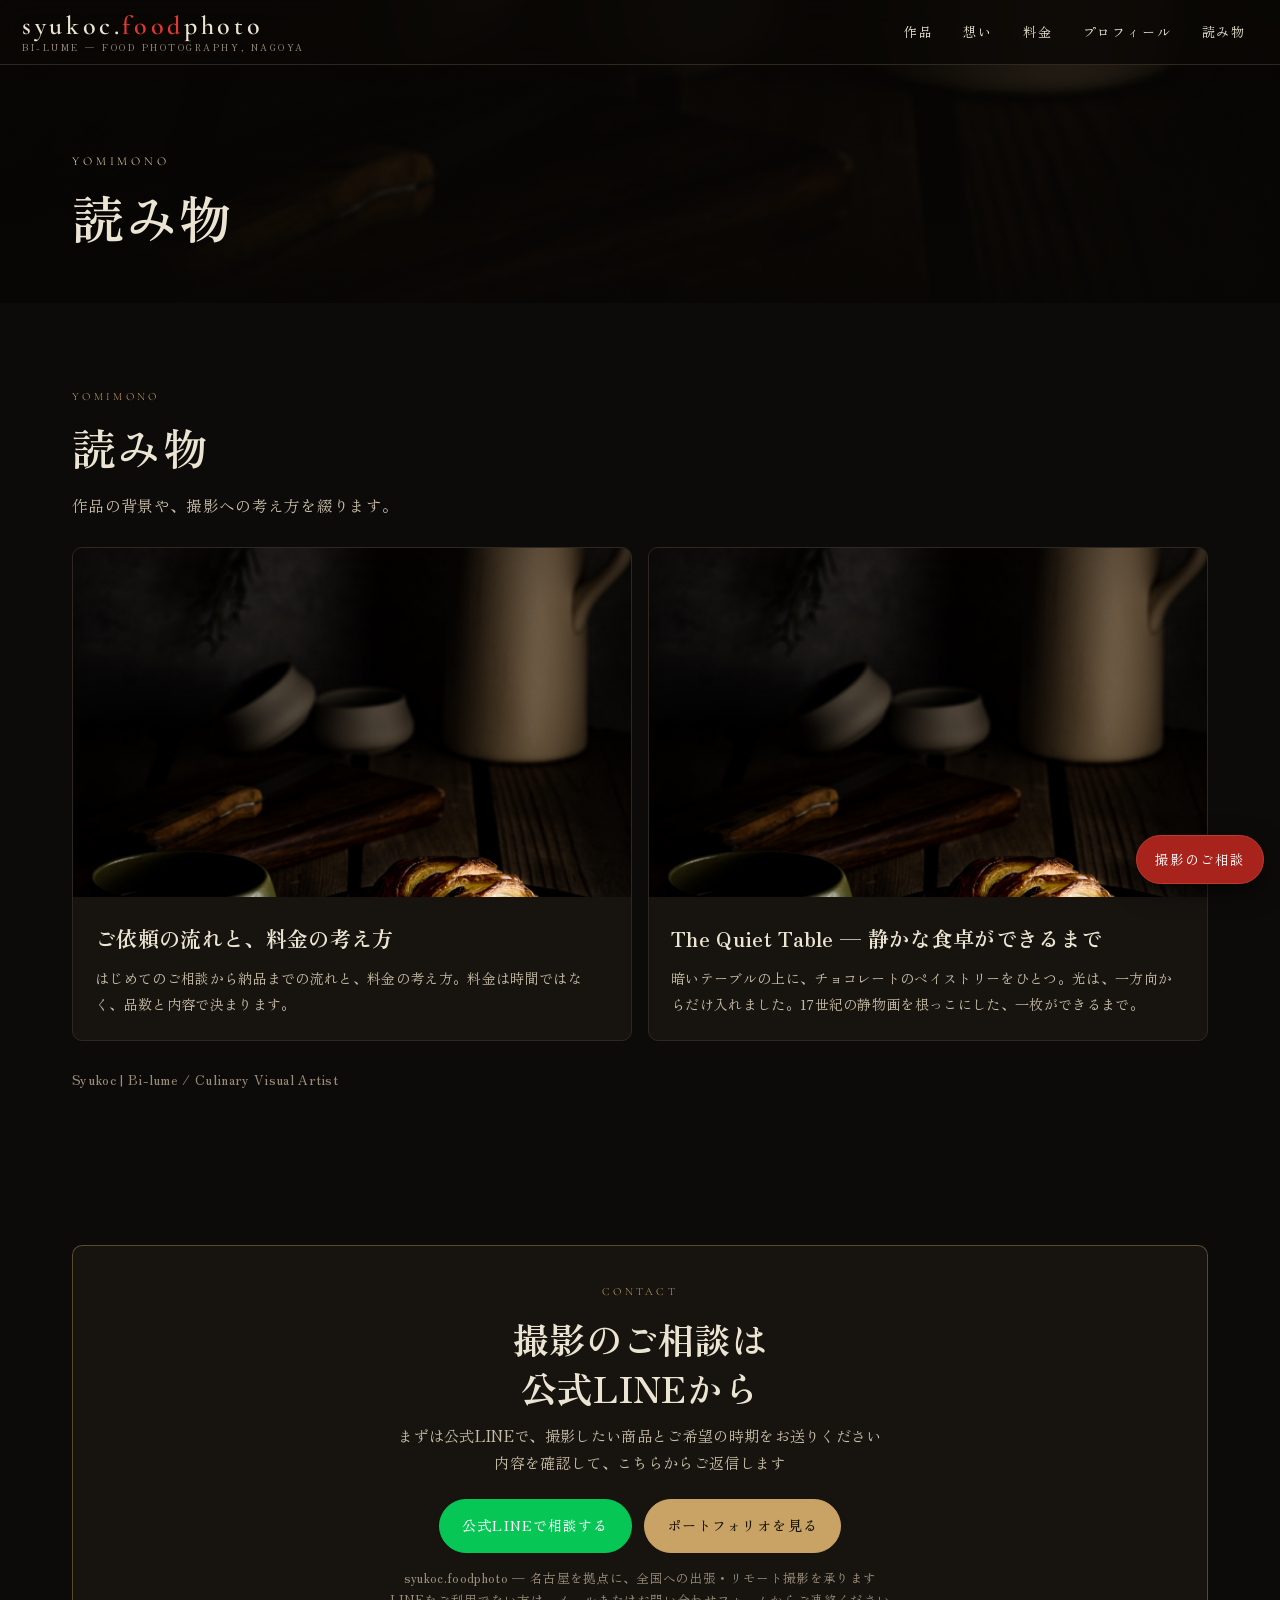
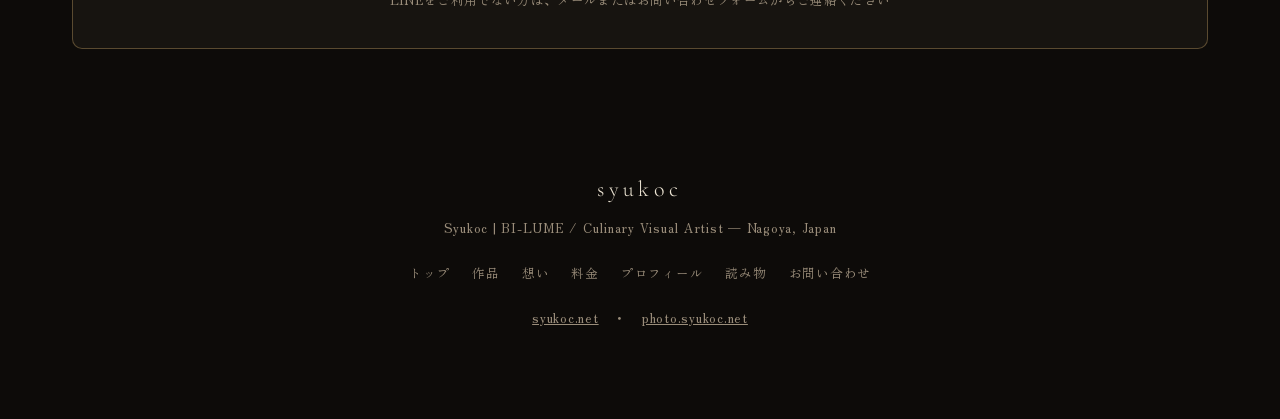
<file: 読み物/index.html>
<!doctype html>
<html lang="ja">
<head>
<meta charset="utf-8">
<meta name="viewport" content="width=device-width, initial-scale=1, viewport-fit=cover">
<meta name="color-scheme" content="dark">
<link rel="icon" href="data:,">
<title>読み物 :: syukoc.bi-lume</title>
<meta name="description" content="作品の背景や、撮影への考え方を綴る読み物。「The Quiet Table — 静かな食卓ができるまで」「ご依頼の流れと、料金の考え方」。">
<link rel="canonical" href="https://www.syukoc.net/%E8%AA%AD%E3%81%BF%E7%89%A9/">
<meta name="google-site-verification" content="us7a9GE7_CIHOHsXaf1vhZFBxDh8U48A8EWt_XyC5-M">
<link rel="preconnect" href="https://fonts.googleapis.com"><link rel="preconnect" href="https://fonts.gstatic.com" crossorigin><link href="https://fonts.googleapis.com/css2?family=Cormorant+Garamond:ital,wght@0,400;0,500;0,600;1,400&family=Zen+Old+Mincho:wght@400;700;900&family=Noto+Sans+JP:wght@300;400;500;700&display=swap" rel="stylesheet">
<link rel="stylesheet" href="../assets/museum.css?v=5">
</head>
<body>
<header class="header solid" id="header">
  <a class="logo" href="../index.html">syukoc.<span class="food">food</span>photo<small>BI-LUME — FOOD PHOTOGRAPHY, NAGOYA</small></a>
  <nav class="nav" aria-label="メインメニュー">
    <a href="../collections/">作品</a><a href="../philosophy/">想い</a><a href="../services/">料金</a><a href="../who-is-syukoc/">プロフィール</a><a href="../読み物/">読み物</a>
    
  </nav>
</header>
<section class="page-hero" aria-label="見出し">
    <img src="../assets/img/quiet-table.jpg" alt="">
    <div class="page-hero-inner">
      <div class="eyebrow">Yomimono</div>
      <h1>読み物</h1>
    </div>
  </section>
<main>

  <div class="wrap">
    <section class="section">
      <div class="label">Yomimono</div>
      <h2 class="h2">読み物</h2>
      <p class="lead">作品の背景や、撮影への考え方を綴ります。</p>
      <div class="cols2">
        <a class="article-card" href="../l/flow-and-pricing/">
          <img src="../assets/img/flow-scene.jpg" alt="パン・オ・ショコラのある食卓のシーン">
          <div class="body">
            <h3>ご依頼の流れと、料金の考え方</h3>
            <p>はじめてのご相談から納品までの流れと、料金の考え方。料金は時間ではなく、品数と内容で決まります。</p>
          </div>
        </a>
        <a class="article-card" href="../l/the-quiet-table/">
          <img src="../assets/img/quiet-table.jpg" alt="暗いテーブルの上のチョコレートのペイストリー">
          <div class="body">
            <h3>The Quiet Table — 静かな食卓ができるまで</h3>
            <p>暗いテーブルの上に、チョコレートのペイストリーをひとつ。光は、一方向からだけ入れました。17世紀の静物画を根っこにした、一枚ができるまで。</p>
          </div>
        </a>
      </div>
      <p style="color:var(--muted);font-size:13.5px;margin-top:26px">Syukoc | Bi-lume / Culinary Visual Artist</p>
    </section>
    <section class="section-tight" id="contact" style="padding-bottom:84px">
      <div class="contact">
        <div class="label" style="text-align:center">Contact</div>
        <h2>撮影のご相談は<br>公式LINEから</h2>
        <p>まずは公式LINEで、撮影したい商品とご希望の時期をお送りください<br>内容を確認して、こちらからご返信します</p>
        <div style="display:flex;gap:12px;justify-content:center;flex-wrap:wrap">
          <a class="btn btn-line" href="https://lin.ee/RTCfIxx" target="_blank" rel="noopener">公式LINEで相談する</a>
          <a class="btn btn-dark" href="https://photo.syukoc.net" target="_blank" rel="noopener">ポートフォリオを見る</a>
        </div>
        <small>syukoc.foodphoto — 名古屋を拠点に、全国への出張・リモート撮影を承ります<br>LINEをご利用でない方は、メールまたはお問い合わせフォームからご連絡ください</small>
      </div>
    </section>
  </div>

</main>
<footer>
  <div class="f-logo">syukoc</div>
  <div>Syukoc | BI-LUME / Culinary Visual Artist — Nagoya, Japan</div>
  <nav aria-label="フッターメニュー"><a href="../">トップ</a><a href="../collections/">作品</a><a href="../philosophy/">想い</a><a href="../services/">料金</a><a href="../who-is-syukoc/">プロフィール</a><a href="../読み物/">読み物</a><a href="../contact/">お問い合わせ</a></nav>
  <div><a href="https://www.syukoc.net" style="padding:10px">syukoc.net</a> ・ <a href="https://photo.syukoc.net" target="_blank" rel="noopener" style="padding:10px">photo.syukoc.net</a></div>
</footer>
<script src="../assets/main.js"></script>
<a class="consult-fixed" href="../contact/">撮影のご相談</a>
</body>
</html>
</file>
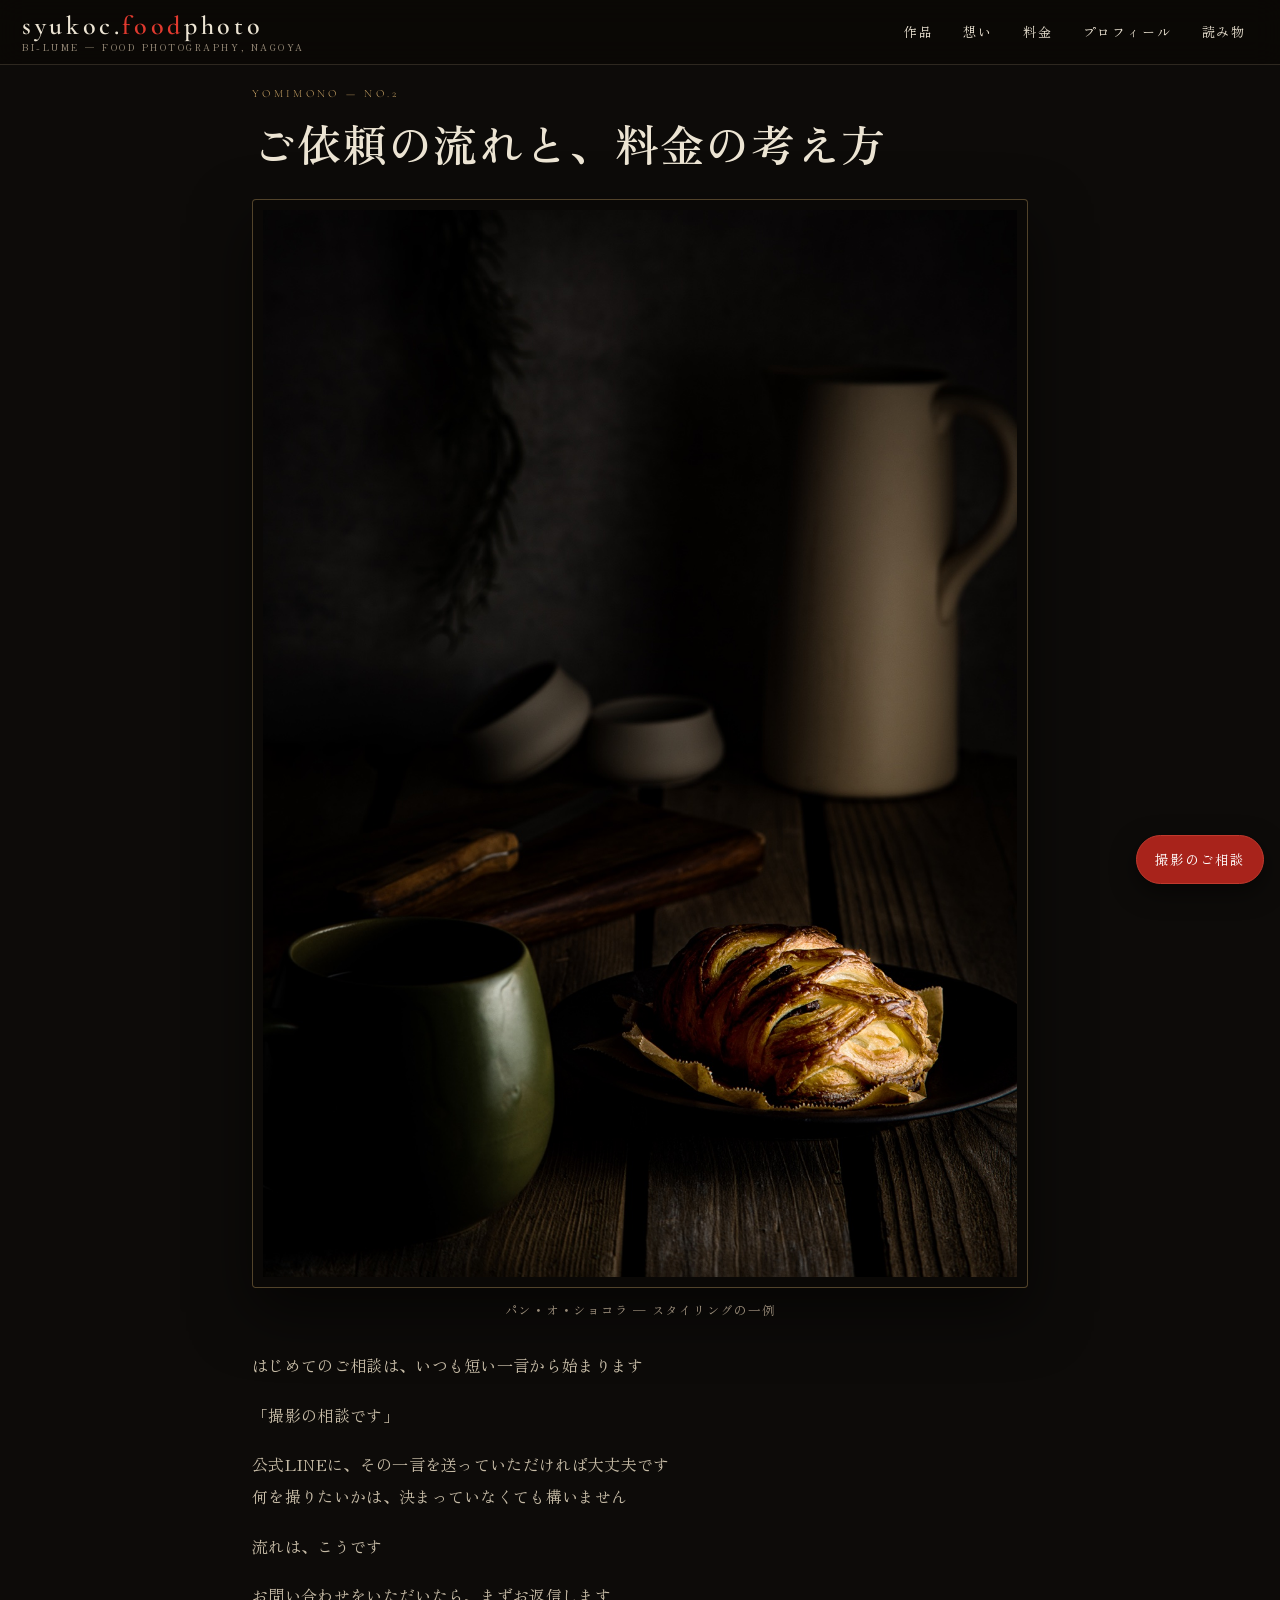
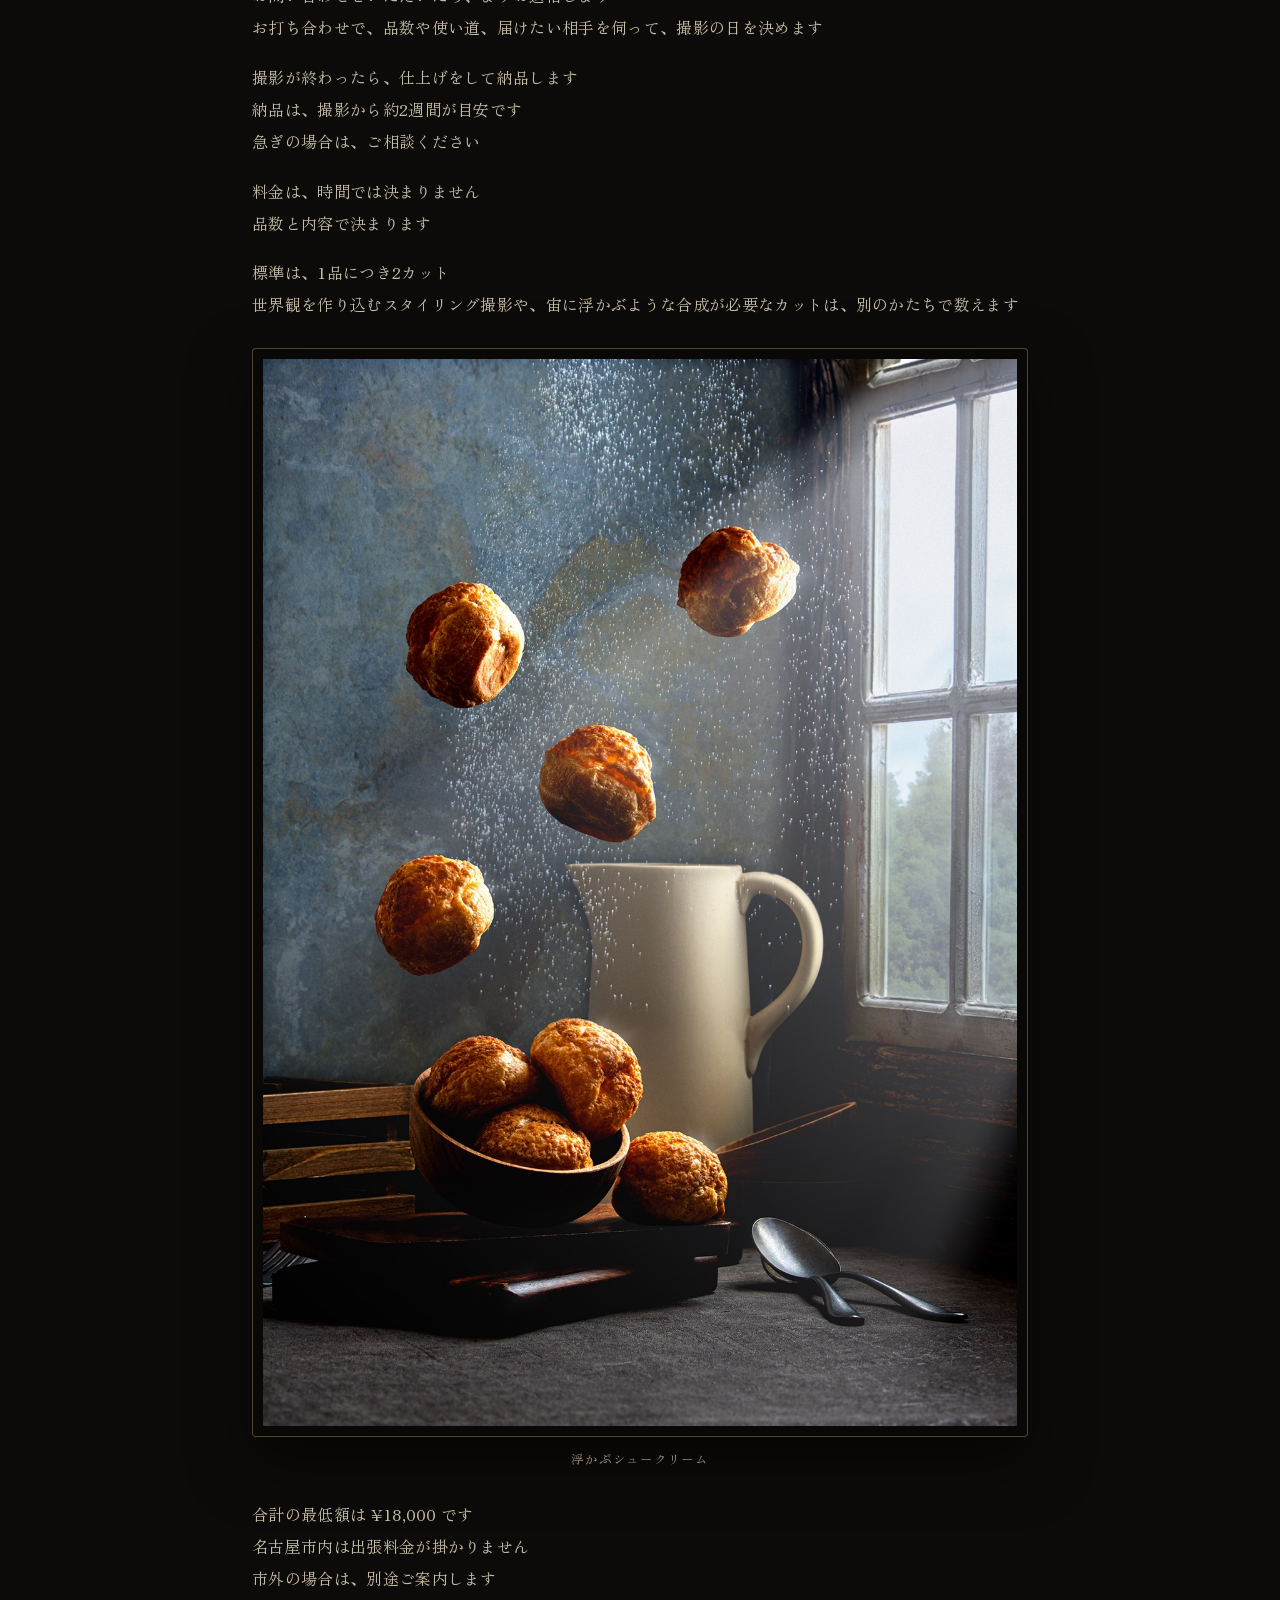
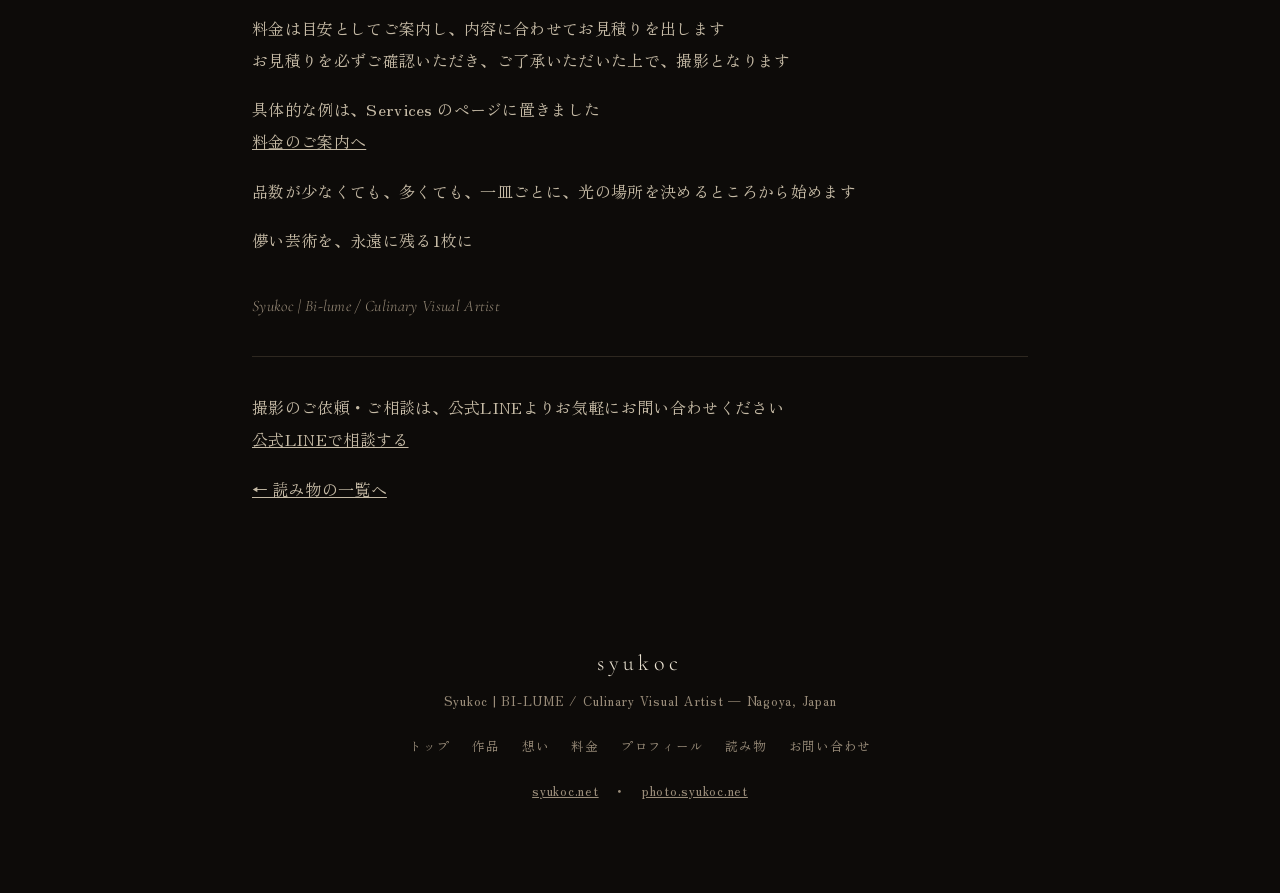
<file: l/flow-and-pricing/index.html>
<!doctype html>
<html lang="ja">
<head>
<meta charset="utf-8">
<meta name="viewport" content="width=device-width, initial-scale=1, viewport-fit=cover">
<meta name="color-scheme" content="dark">
<link rel="icon" href="data:,">
<title>ご依頼の流れと、料金の考え方</title>
<meta name="description" content="はじめてのご相談から納品までの流れと、料金の考え方。料金は時間ではなく、品数と内容で決まります。お見積りをご確認・ご了承いただいた上で、撮影となります。">
<link rel="canonical" href="https://www.syukoc.net/l/flow-and-pricing/">
<meta name="google-site-verification" content="us7a9GE7_CIHOHsXaf1vhZFBxDh8U48A8EWt_XyC5-M">
<link rel="preconnect" href="https://fonts.googleapis.com"><link rel="preconnect" href="https://fonts.gstatic.com" crossorigin><link href="https://fonts.googleapis.com/css2?family=Cormorant+Garamond:ital,wght@0,400;0,500;0,600;1,400&family=Zen+Old+Mincho:wght@400;700;900&family=Noto+Sans+JP:wght@300;400;500;700&display=swap" rel="stylesheet">
<link rel="stylesheet" href="../../assets/museum.css?v=3">
</head>
<body>
<header class="header solid" id="header">
  <a class="logo" href="../../index.html">syukoc.<span class="food">food</span>photo<small>BI-LUME — FOOD PHOTOGRAPHY, NAGOYA</small></a>
  <nav class="nav" aria-label="メインメニュー">
    <a href="../../collections/">作品</a><a href="../../philosophy/">想い</a><a href="../../services/">料金</a><a href="../../who-is-syukoc/">プロフィール</a><a href="../../読み物/">読み物</a>
    
  </nav>
</header>
<main>

  <div class="wrap-narrow">
    <section class="section">
      <div class="label">Yomimono — No.2</div>
      <h2 class="h2">ご依頼の流れと、料金の考え方</h2>
      <figure class="photo"><img src="../../assets/img/flow-scene.jpg" alt="パン・オ・ショコラのある食卓のシーン"><figcaption>パン・オ・ショコラ — スタイリングの一例</figcaption></figure>
      <div class="article">
        <p>はじめてのご相談は、いつも短い一言から始まります</p>
        <p>「撮影の相談です」</p>
        <p>公式LINEに、その一言を送っていただければ大丈夫です<br>何を撮りたいかは、決まっていなくても構いません</p>
        <p>流れは、こうです</p>
        <p>お問い合わせをいただいたら、まずお返信します<br>お打ち合わせで、品数や使い道、届けたい相手を伺って、撮影の日を決めます</p>
        <p>撮影が終わったら、仕上げをして納品します<br>納品は、撮影から約2週間が目安です<br>急ぎの場合は、ご相談ください</p>
        <p>料金は、時間では決まりません<br>品数と内容で決まります</p>
        <p>標準は、1品につき2カット<br>世界観を作り込むスタイリング撮影や、宙に浮かぶような合成が必要なカットは、別のかたちで数えます</p>
        <figure class="photo"><img src="../../assets/img/floating-choux.jpg" alt="窓辺の光の中で浮かぶシュークリームと、舞う粉砂糖"><figcaption>浮かぶシュークリーム</figcaption></figure>
        <p>合計の最低額は ¥18,000 です<br>名古屋市内は出張料金が掛かりません<br>市外の場合は、別途ご案内します</p>
        <p>料金は目安としてご案内し、内容に合わせてお見積りを出します<br>お見積りを必ずご確認いただき、ご了承いただいた上で、撮影となります</p>
        <p>具体的な例は、Services のページに置きました<br><a href="../../services/">料金のご案内へ</a></p>
        <p>品数が少なくても、多くても、一皿ごとに、光の場所を決めるところから始めます</p>
        <p>儚い芸術を、永遠に残る1枚に</p>
        <p class="sign">Syukoc | Bi-lume / Culinary Visual Artist</p>
        <hr class="divider" style="margin:34px 0">
        <p>撮影のご依頼・ご相談は、公式LINEよりお気軽にお問い合わせください<br><a href="https://lin.ee/RTCfIxx" target="_blank" rel="noopener">公式LINEで相談する</a></p>
        <p><a href="../../読み物/">← 読み物の一覧へ</a></p>
      </div>
    </section>
  </div>

</main>
<footer>
  <div class="f-logo">syukoc</div>
  <div>Syukoc | BI-LUME / Culinary Visual Artist — Nagoya, Japan</div>
  <nav aria-label="フッターメニュー"><a href="../../">トップ</a><a href="../../collections/">作品</a><a href="../../philosophy/">想い</a><a href="../../services/">料金</a><a href="../../who-is-syukoc/">プロフィール</a><a href="../../読み物/">読み物</a><a href="../../contact/">お問い合わせ</a></nav>
  <div><a href="https://www.syukoc.net" style="padding:10px">syukoc.net</a> ・ <a href="https://photo.syukoc.net" target="_blank" rel="noopener" style="padding:10px">photo.syukoc.net</a></div>
</footer>
<script src="../../assets/main.js"></script>
<a class="consult-fixed" href="../../contact/">撮影のご相談</a>
</body>
</html>
</file>
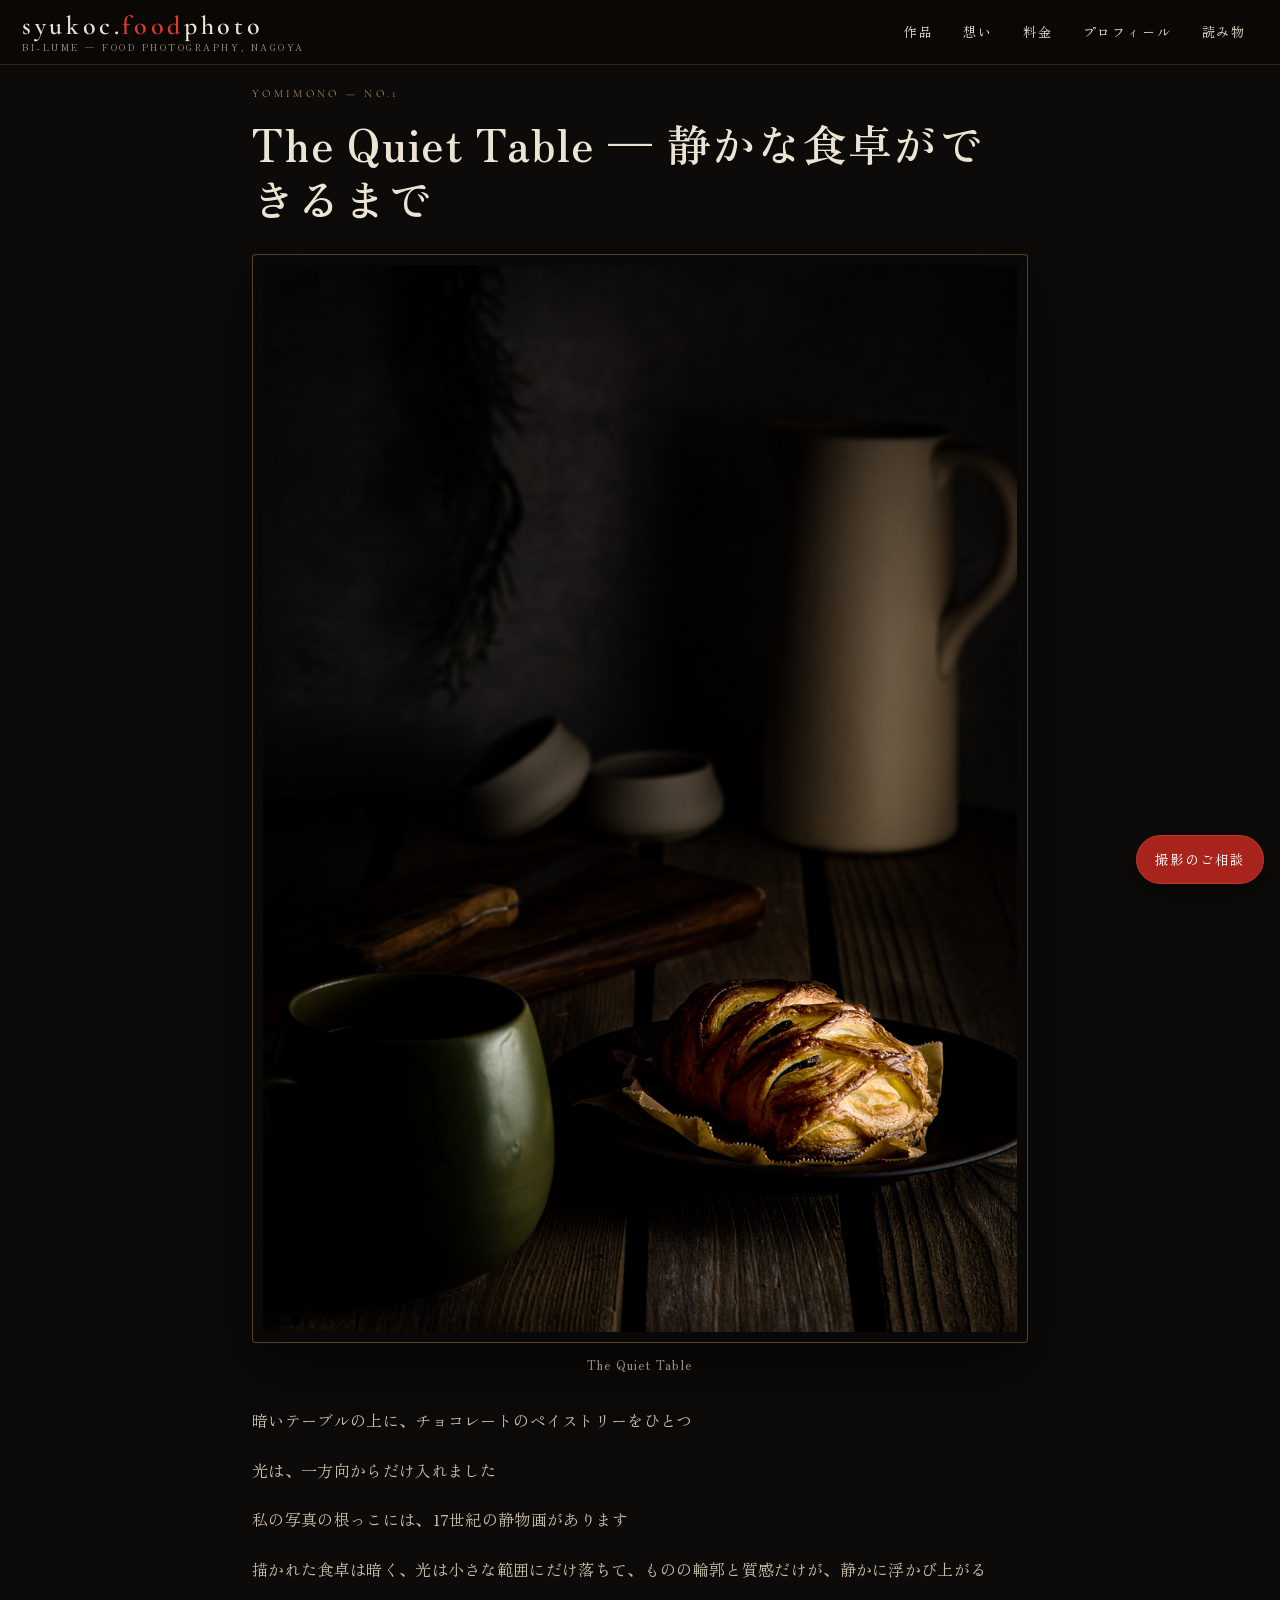
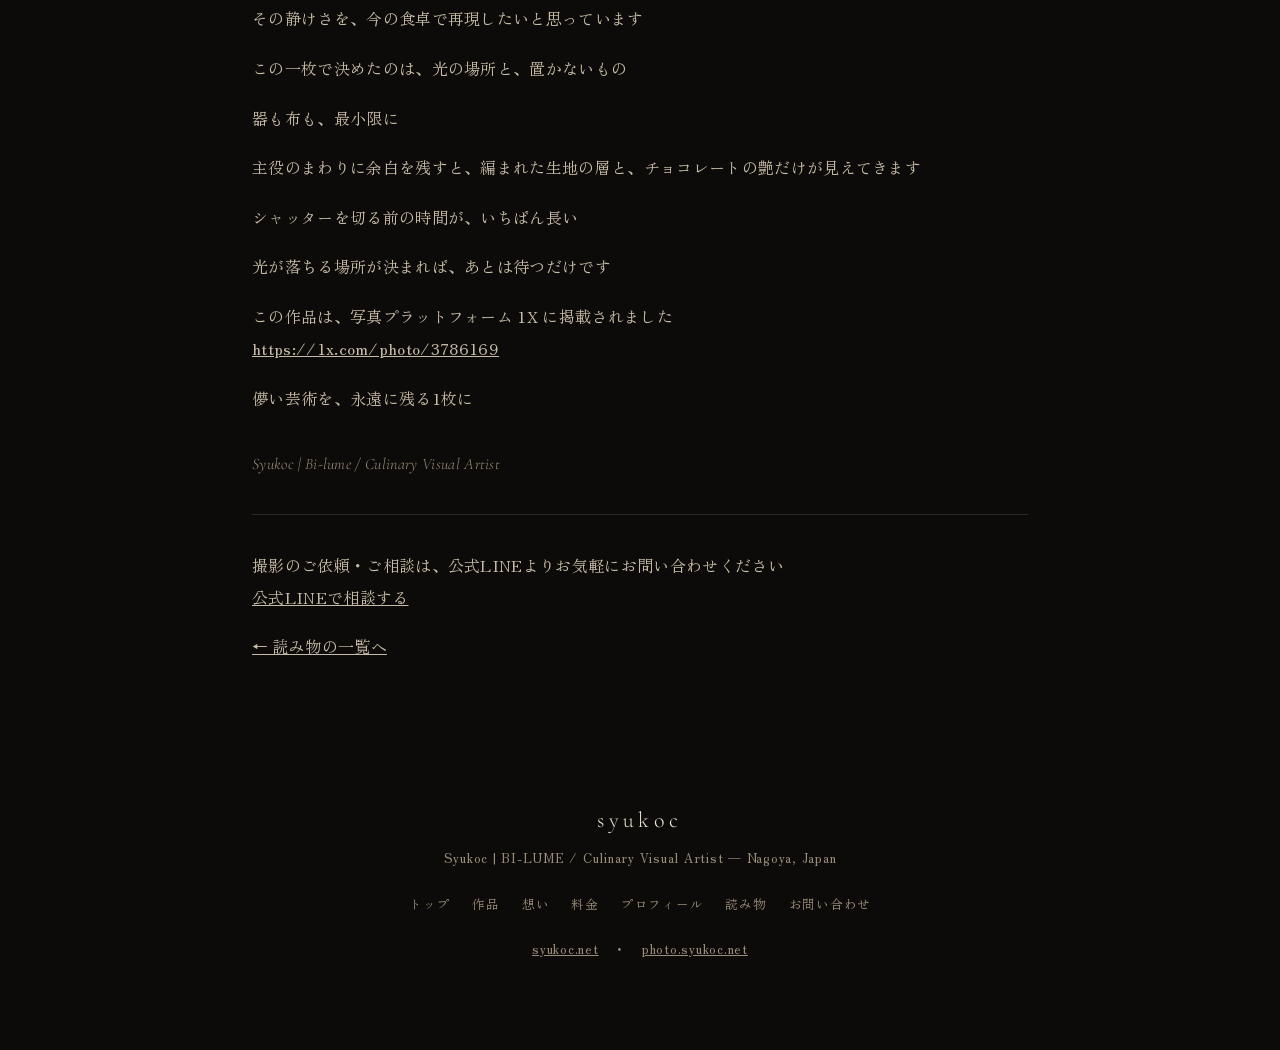
<file: l/the-quiet-table/index.html>
<!doctype html>
<html lang="ja">
<head>
<meta charset="utf-8">
<meta name="viewport" content="width=device-width, initial-scale=1, viewport-fit=cover">
<meta name="color-scheme" content="dark">
<link rel="icon" href="data:,">
<title>The Quiet Table — 静かな食卓ができるまで</title>
<meta name="description" content="暗いテーブルの上に、チョコレートのペイストリーをひとつ。17世紀の静物画を根っこにした「The Quiet Table」ができるまで。1X 掲載作品。">
<link rel="canonical" href="https://www.syukoc.net/l/the-quiet-table/">
<meta name="google-site-verification" content="us7a9GE7_CIHOHsXaf1vhZFBxDh8U48A8EWt_XyC5-M">
<link rel="preconnect" href="https://fonts.googleapis.com"><link rel="preconnect" href="https://fonts.gstatic.com" crossorigin><link href="https://fonts.googleapis.com/css2?family=Cormorant+Garamond:ital,wght@0,400;0,500;0,600;1,400&family=Zen+Old+Mincho:wght@400;700;900&family=Noto+Sans+JP:wght@300;400;500;700&display=swap" rel="stylesheet">
<link rel="stylesheet" href="../../assets/museum.css?v=3">
</head>
<body>
<header class="header solid" id="header">
  <a class="logo" href="../../index.html">syukoc.<span class="food">food</span>photo<small>BI-LUME — FOOD PHOTOGRAPHY, NAGOYA</small></a>
  <nav class="nav" aria-label="メインメニュー">
    <a href="../../collections/">作品</a><a href="../../philosophy/">想い</a><a href="../../services/">料金</a><a href="../../who-is-syukoc/">プロフィール</a><a href="../../読み物/">読み物</a>
    
  </nav>
</header>
<main>

  <div class="wrap-narrow">
    <section class="section">
      <div class="label">Yomimono — No.1</div>
      <h2 class="h2">The Quiet Table — 静かな食卓ができるまで</h2>
      <figure class="photo"><img src="../../assets/img/quiet-table.jpg" alt="暗いテーブルの上に置かれたチョコレートのペイストリー"><figcaption>The Quiet Table</figcaption></figure>
      <div class="article">
        <p>暗いテーブルの上に、チョコレートのペイストリーをひとつ</p>
        <p>光は、一方向からだけ入れました</p>
        <p>私の写真の根っこには、17世紀の静物画があります</p>
        <p>描かれた食卓は暗く、光は小さな範囲にだけ落ちて、ものの輪郭と質感だけが、静かに浮かび上がる</p>
        <p>その静けさを、今の食卓で再現したいと思っています</p>
        <p>この一枚で決めたのは、光の場所と、置かないもの</p>
        <p>器も布も、最小限に</p>
        <p>主役のまわりに余白を残すと、編まれた生地の層と、チョコレートの艶だけが見えてきます</p>
        <p>シャッターを切る前の時間が、いちばん長い</p>
        <p>光が落ちる場所が決まれば、あとは待つだけです</p>
        <p>この作品は、写真プラットフォーム 1X に掲載されました<br><a href="https://1x.com/photo/3786169" target="_blank" rel="noopener">https://1x.com/photo/3786169</a></p>
        <p>儚い芸術を、永遠に残る1枚に</p>
        <p class="sign">Syukoc | Bi-lume / Culinary Visual Artist</p>
        <hr class="divider" style="margin:34px 0">
        <p>撮影のご依頼・ご相談は、公式LINEよりお気軽にお問い合わせください<br><a href="https://lin.ee/RTCfIxx" target="_blank" rel="noopener">公式LINEで相談する</a></p>
        <p><a href="../../読み物/">← 読み物の一覧へ</a></p>
      </div>
    </section>
  </div>

</main>
<footer>
  <div class="f-logo">syukoc</div>
  <div>Syukoc | BI-LUME / Culinary Visual Artist — Nagoya, Japan</div>
  <nav aria-label="フッターメニュー"><a href="../../">トップ</a><a href="../../collections/">作品</a><a href="../../philosophy/">想い</a><a href="../../services/">料金</a><a href="../../who-is-syukoc/">プロフィール</a><a href="../../読み物/">読み物</a><a href="../../contact/">お問い合わせ</a></nav>
  <div><a href="https://www.syukoc.net" style="padding:10px">syukoc.net</a> ・ <a href="https://photo.syukoc.net" target="_blank" rel="noopener" style="padding:10px">photo.syukoc.net</a></div>
</footer>
<script src="../../assets/main.js"></script>
<a class="consult-fixed" href="../../contact/">撮影のご相談</a>
</body>
</html>
</file>
<file: assets/museum.css>
/* 光の美術館 — museum theme for syukoc.net (dark exhibition rooms) */
:root{
  --bg:#0d0b09;
  --bg-2:#12100c;
  --surface:#171410;
  --surface-2:#1d1913;
  --ink:#ece4d3;
  --ink-2:#c6bba6;
  --muted:#9a8d7a;
  --line:#2e2820;
  --line-brass:rgba(200,163,101,.38);
  --brand-red:#e03a2f;
  --brand-red-deep:#a8231b;
  --gold:#c8a365;
  --gold-2:#e0bc7a;
  --dark:#0d0b09;
  --cream:#f3ead9;
  --radius:6px;
}
*{box-sizing:border-box}
html{scroll-behavior:smooth}
@media (prefers-reduced-motion: reduce){ html{scroll-behavior:auto} *{animation:none!important; transition:none!important} }
body{margin:0;background:var(--bg);color:var(--ink);font-family:"Zen Old Mincho",serif;font-weight:300;line-height:1.85;letter-spacing:.02em;-webkit-font-smoothing:antialiased}
a{color:inherit}
img{display:block;max-width:100%}
button,[role="button"]{min-height:44px}

/* Header — museum nameplate bar */
.header{position:fixed;inset:0 0 auto 0;z-index:50;display:flex;align-items:center;justify-content:space-between;padding:14px 22px;background:rgba(10,8,6,.82);backdrop-filter:blur(14px);color:var(--ink);box-shadow:0 1px 0 var(--line);transition:padding .35s}
.header.scrolled,.header.solid{padding:10px 22px}
.logo{font-family:"Cormorant Garamond",serif;font-size:26px;letter-spacing:.14em;font-weight:600;line-height:1;text-decoration:none;color:var(--ink)}
.logo .food{color:var(--brand-red)}
.logo small{display:block;font-family:"Zen Old Mincho",serif;font-size:9px;letter-spacing:.28em;font-weight:400;margin-top:4px;color:var(--muted)}
.nav{display:flex;gap:6px;align-items:center}
.nav a{text-decoration:none;font-size:13px;letter-spacing:.14em;padding:10px 12px;min-height:44px;display:inline-flex;align-items:center}
.nav a:hover{color:var(--gold-2)}
.nav .cta{border:1px solid var(--brand-red);border-radius:999px;padding:10px 16px;margin-left:6px;white-space:nowrap;flex-shrink:0;color:#fff}
.nav .cta:hover{background:var(--brand-red-deep);color:#fff}
@media(max-width:900px){ .nav a:not(.cta){display:none} .logo{font-size:22px} }

/* Buttons */
.btn{display:inline-flex;align-items:center;justify-content:center;gap:8px;text-decoration:none;border-radius:999px;padding:13px 22px;min-height:48px;font-size:14px;letter-spacing:.08em;font-weight:500;transition:.2s;cursor:pointer}
.btn-gold{background:#e9c883;color:#1c1408;border:1px solid #e9c883}
.btn-gold:hover{background:#f4d99a}
.btn-ghost{border:1px solid rgba(236,228,211,.4);color:var(--ink);background:rgba(0,0,0,.18)}
.btn-ghost:hover{border-color:var(--gold-2);color:var(--gold-2)}
.btn-line{background:#06c755;color:#fff;border:1px solid #06c755}
.btn-line:hover{background:#05b34c}
.btn-dark{background:var(--gold);color:#171106;border:1px solid var(--gold)}

/* Fixed consult button */
.consult-fixed{position:fixed;right:16px;bottom:16px;z-index:60;display:inline-flex;align-items:center;gap:8px;background:var(--brand-red-deep);backdrop-filter:blur(8px);border:1px solid #c03a2e;color:#fff;border-radius:999px;padding:11px 18px;font-size:13.5px;letter-spacing:.08em;text-decoration:none;box-shadow:0 8px 24px rgba(0,0,0,.5)}
.consult-fixed:hover{background:#bc2f24}

/* Hero (legacy, kept for safety) */
.hero{position:relative;min-height:100svh;background:#0f0c09;color:#fff;display:flex;flex-direction:column;justify-content:flex-end;overflow:hidden}
.hero-img{position:absolute;inset:0;width:100%;height:100%;object-fit:cover;object-position:center 72%}
.hero::after{content:"";position:absolute;inset:0;background:linear-gradient(to top, rgba(8,6,4,.88) 0%, rgba(8,6,4,.28) 42%, rgba(8,6,4,.08) 65%, rgba(8,6,4,.25) 100%)}
.hero-inner{position:relative;z-index:2;padding:0 22px 34px;max-width:1180px;width:100%;margin:0 auto}
.hero-eyebrow{font-family:"Cormorant Garamond",serif;letter-spacing:.32em;font-size:12px;text-transform:uppercase;color:#e8d5a8;margin-bottom:14px}
.hero h1{font-family:"Zen Old Mincho",serif;font-weight:600;font-size:clamp(42px,9vw,84px);line-height:1.08;letter-spacing:.04em;margin:0 0 18px;text-wrap:balance}
.hero h1 span{display:block}
.hero-sub{max-width:560px;font-size:15px;line-height:1.9;color:rgba(255,255,255,.88);margin:0 0 26px}
.hero-actions{display:flex;flex-wrap:wrap;gap:12px;align-items:center}
.hero-meta{display:flex;flex-wrap:wrap;gap:10px 22px;margin-top:28px;padding-top:18px;border-top:1px solid rgba(255,255,255,.22);font-size:12px;letter-spacing:.12em;color:rgba(255,255,255,.82)}
.hero-meta b{font-family:"Zen Old Mincho",serif;font-size:18px;letter-spacing:.06em;color:#fff;font-weight:600}
.scroll-hint{position:absolute;right:22px;bottom:34px;z-index:2;writing-mode:vertical-rl;font-size:11px;letter-spacing:.28em;color:rgba(255,255,255,.7)}
@media(max-width:640px){ .scroll-hint{display:none} .hero-inner{padding-bottom:28px} .hero-img{object-position:center 68%} }

/* Sub page hero — dark gallery entrance */
.page-hero{position:relative;background:#0b0908;color:var(--ink);overflow:hidden}
.page-hero img{position:absolute;inset:0;width:100%;height:100%;object-fit:cover;object-position:center 60%;opacity:.55}
.page-hero::after{content:"";position:absolute;inset:0;background:linear-gradient(to top, rgba(8,6,4,.94) 0%, rgba(8,6,4,.5) 55%, rgba(8,6,4,.45) 100%)}
.page-hero-inner{position:relative;z-index:2;max-width:1180px;margin:0 auto;padding:150px 22px 54px;width:100%}
.page-hero .eyebrow{font-family:"Cormorant Garamond",serif;letter-spacing:.32em;font-size:12px;text-transform:uppercase;color:#e8d5a8;margin-bottom:12px}
.page-hero h1{font-family:"Zen Old Mincho",serif;font-weight:600;font-size:clamp(30px,6vw,52px);line-height:1.25;letter-spacing:.03em;margin:0;text-wrap:balance}

/* Layout */
.wrap{max-width:1180px;margin:0 auto;padding:0 22px}
.wrap-narrow{max-width:820px;margin:0 auto;padding:0 22px}
.section{padding:84px 0}
.section-tight{padding:56px 0}
.label{font-family:"Cormorant Garamond",serif;letter-spacing:.30em;font-size:11px;text-transform:uppercase;color:var(--gold);margin-bottom:12px}
.h2{font-family:"Zen Old Mincho",serif;font-size:clamp(28px,5vw,44px);line-height:1.25;font-weight:600;margin:0 0 16px;letter-spacing:.03em}
.h3{font-family:"Zen Old Mincho",serif;font-size:22px;line-height:1.4;font-weight:600;margin:34px 0 12px;letter-spacing:.02em}
.lead{color:var(--ink-2);max-width:680px;font-size:15.5px}
.divider{height:1px;background:var(--line);border:0;margin:0}
.prose p{color:var(--ink-2);font-size:15.5px;margin:0 0 1.4em}
.prose p strong,.prose p b{color:var(--ink)}
.en{font-family:"Cormorant Garamond",serif;font-style:italic;color:var(--muted)}
.photo{margin:28px 0}
.photo img{width:100%;height:auto;border:1px solid var(--line-brass);border-radius:4px;box-shadow:0 24px 60px rgba(0,0,0,.55);padding:10px;background:#0a0806}
.photo figcaption{font-size:12.5px;color:var(--muted);margin-top:10px;letter-spacing:.06em;text-align:center}

/* Intro strip */
.intro{padding:64px 0 8px;text-align:center}
.intro p{font-family:"Zen Old Mincho",serif;font-size:clamp(20px,3.6vw,30px);line-height:1.7;margin:0}
.intro small{display:block;margin-top:16px;font-family:"Zen Old Mincho",serif;font-size:13px;color:var(--muted);letter-spacing:.08em;line-height:1.9}

/* News */
.news{max-width:820px;margin:0 auto}
.news-list{list-style:none;padding:0;margin:0;display:grid}
.news-list li{display:flex;gap:18px;padding:14px 0;border-bottom:1px solid var(--line);font-size:14.5px;align-items:baseline}
.news-list time{font-family:"Zen Old Mincho",serif;letter-spacing:.08em;color:var(--gold);white-space:nowrap;font-size:15px}
.news-list a{text-decoration:none;border-bottom:1px solid var(--gold)}

/* Works */
.works-head{display:flex;justify-content:space-between;align-items:flex-end;gap:20px;flex-wrap:wrap;margin-bottom:28px}
.filters{display:flex;gap:8px;flex-wrap:wrap}
.chip{border:1px solid var(--line);background:var(--surface);color:var(--ink-2);border-radius:999px;padding:10px 16px;min-height:44px;font-size:13px;letter-spacing:.06em;cursor:pointer;font-family:inherit}
.chip[aria-pressed="true"]{background:var(--gold);color:#171106;border-color:var(--gold)}
.works-grid{display:grid;grid-template-columns:repeat(3,1fr);gap:18px}
@media(max-width:900px){ .works-grid{grid-template-columns:repeat(2,1fr)} }
@media(max-width:560px){ .works-grid{grid-template-columns:1fr} }
.card{position:relative;overflow:hidden;border-radius:4px;background:#0a0806;cursor:pointer;border:1px solid var(--line-brass);padding:10px;text-align:left;width:100%;aspect-ratio:4/5;margin:0;font-family:inherit}
.card img{width:100%;height:100%;object-fit:cover;transition:transform .8s cubic-bezier(.2,.7,.2,1)}
.card:hover img,.card:focus-visible img{transform:scale(1.04)}
.card figcaption{position:absolute;inset:auto 10px 10px 10px;padding:22px;background:linear-gradient(to top, rgba(0,0,0,.85), transparent 78%);color:#fff}
.card .cat{font-size:11px;letter-spacing:.22em;color:#e8d5a8;text-transform:uppercase;font-family:"Cormorant Garamond",serif}
.card .title{font-family:"Zen Old Mincho",serif;font-size:22px;line-height:1.3;margin-top:4px}
.card .en-name{font-family:"Cormorant Garamond",serif;font-style:italic;opacity:.85;font-size:15px}
.works-note{margin-top:22px;display:flex;justify-content:flex-end;gap:16px;flex-wrap:wrap;align-items:center}
.link-arrow{text-decoration:none;font-weight:500;font-size:14px;letter-spacing:.06em;border-bottom:1px solid var(--gold);padding-bottom:2px;white-space:nowrap;color:var(--gold-2)}

/* Philosophy band */
.philosophy{background:var(--surface);color:var(--cream);border:1px solid var(--line);border-radius:10px;padding:52px 28px;overflow:hidden;position:relative}
@media(min-width:900px){ .philosophy{padding:64px 56px} }
.philosophy .label{color:#d9b978}
.philosophy-grid{display:grid;grid-template-columns:1fr 1fr;gap:36px;margin-top:10px}
@media(max-width:820px){ .philosophy-grid{grid-template-columns:1fr} }
.philosophy h3{font-family:"Zen Old Mincho",serif;font-size:28px;line-height:1.4;margin:0 0 14px;font-weight:600}
.philosophy p{color:rgba(243,234,217,.82);font-size:15px;margin:0}
.bi{display:grid;grid-template-columns:1fr 1fr;gap:14px;margin-top:8px}
.bi div{border:1px solid rgba(255,255,255,.14);border-radius:8px;padding:18px;background:rgba(255,255,255,.03)}
.bi b{display:block;font-family:"Cormorant Garamond",serif;letter-spacing:.18em;font-size:13px;color:#e8d5a8;margin-bottom:6px}
.bi span{font-size:13.5px;color:rgba(255,255,255,.82);line-height:1.8;display:block}

/* Numbered blocks */
.num-blocks{display:grid;gap:0;margin-top:10px}
.num-block{display:grid;grid-template-columns:88px 1fr;gap:20px;padding:30px 0;border-bottom:1px solid var(--line)}
.num-block:last-child{border-bottom:0}
.num-block .num{font-family:"Zen Old Mincho",serif;font-size:44px;color:var(--gold);line-height:1}
.num-block .en-t{font-family:"Cormorant Garamond",serif;font-style:italic;color:var(--muted);font-size:15px;letter-spacing:.06em}
.num-block h3{font-family:"Zen Old Mincho",serif;font-size:22px;margin:2px 0 10px;font-weight:600}
.num-block p{color:var(--ink-2);font-size:15px;margin:0}
@media(max-width:560px){ .num-block{grid-template-columns:56px 1fr} .num-block .num{font-size:32px} }

/* For who / use cards */
.cols3{display:grid;grid-template-columns:repeat(3,1fr);gap:16px;margin-top:28px}
@media(max-width:820px){ .cols3{grid-template-columns:1fr} }
.cols2{display:grid;grid-template-columns:1fr 1fr;gap:16px;margin-top:28px}
@media(max-width:820px){ .cols2{grid-template-columns:1fr} }
.use{border:1px solid var(--line);background:var(--surface);border-radius:8px;padding:22px}
.use h3{margin:0 0 8px;font-family:"Zen Old Mincho",serif;font-size:19px}
.use p{margin:0;color:var(--ink-2);font-size:14px}
.audience-grid{display:grid;grid-template-columns:repeat(4,1fr);gap:16px;margin-top:28px}
.audience-grid .use{display:flex;align-items:center;justify-content:center;text-align:center;aspect-ratio:1/1;border-color:var(--line-brass)}
@media(max-width:820px){ .audience-grid{grid-template-columns:1fr 1fr} }

/* Price */
.price-layout{display:grid;grid-template-columns:1.15fr .85fr;gap:22px;align-items:start;margin-top:28px}
@media(max-width:900px){ .price-layout{grid-template-columns:1fr} }
.price-main{border:1px solid var(--line);border-radius:10px;overflow:hidden;background:var(--surface)}
.price-row{display:grid;grid-template-columns:1fr auto;gap:16px;padding:20px 22px;border-bottom:1px solid var(--line);align-items:center}
.price-row:last-child{border-bottom:0}
.price-row h3{margin:0;font-size:16px;font-weight:500}
.price-row p{margin:4px 0 0;color:var(--muted);font-size:13px;line-height:1.7}
.price{font-family:"Zen Old Mincho",serif;font-size:28px;font-weight:600;white-space:nowrap;color:var(--gold-2)}
.price small{font-family:"Zen Old Mincho",serif;font-size:12px;color:var(--muted);font-weight:400}
.min-box{background:#050403;color:var(--cream);border:1px solid var(--line-brass);border-radius:10px;padding:26px}
.min-box .big{font-family:"Zen Old Mincho",serif;font-size:30px;line-height:1.3;margin:6px 0 10px}
.min-box p{color:rgba(243,234,217,.75);font-size:14px;margin:0}
.note-list{list-style:none;padding:0;margin:18px 0 0;display:grid;gap:10px}
.note-list li{font-size:13.5px;color:var(--ink-2);padding-left:18px;position:relative;line-height:1.7}
.note-list li::before{content:"—";position:absolute;left:0;color:var(--gold)}
.example{border:1px solid var(--line);background:var(--surface);border-radius:8px;padding:22px}
.example h3{margin:0 0 8px;font-family:"Zen Old Mincho",serif;font-size:18px}
.example p{margin:0;color:var(--ink-2);font-size:14px}
.example .calc{font-family:"Zen Old Mincho",serif;font-size:17px;color:var(--ink);letter-spacing:.02em}

/* Flow */
.flow{display:grid;grid-template-columns:repeat(4,1fr);gap:14px;margin-top:28px}
@media(max-width:900px){ .flow{grid-template-columns:1fr 1fr} }
@media(max-width:520px){ .flow{grid-template-columns:1fr} }
.step{border-top:2px solid var(--gold);padding-top:16px}
.step .num{font-family:"Zen Old Mincho",serif;font-size:28px;color:var(--gold);line-height:1}
.step h3{margin:8px 0 6px;font-size:16px;font-weight:600;font-family:"Zen Old Mincho",serif}
.step p{margin:0;font-size:13.5px;color:var(--ink-2)}

/* FAQ */
.faq{margin-top:10px}
.faq details{border-bottom:1px solid var(--line);padding:16px 0}
.faq summary{font-family:"Zen Old Mincho",serif;font-size:17px;font-weight:600;cursor:pointer;min-height:44px;display:flex;align-items:center}
.faq p{color:var(--ink-2);font-size:14.5px;margin:8px 0 4px}

/* Awards */
.awards{display:grid;grid-template-columns:.9fr 1.1fr;gap:32px;align-items:start}
@media(max-width:820px){ .awards{grid-template-columns:1fr} }
.award-list{list-style:none;padding:0;margin:0;display:grid}
.award-list li{display:flex;justify-content:space-between;gap:16px;padding:13px 0;border-bottom:1px solid var(--line);font-size:14px}
.award-list li span:first-child{color:var(--ink-2)}
.award-list li span:last-child{font-weight:500;white-space:nowrap;color:var(--gold-2)}
.stat{display:flex;gap:28px;flex-wrap:wrap;margin-top:22px}
.stat div b{display:block;font-family:"Zen Old Mincho",serif;font-size:36px;line-height:1;font-weight:600}
.stat div span{font-size:12px;letter-spacing:.1em;color:var(--muted)}

/* Chapters */
.chapter{display:grid;grid-template-columns:1fr 1fr;gap:26px;align-items:center;padding:34px 0;border-bottom:1px solid var(--line)}
.chapter:last-child{border-bottom:0}
@media(max-width:820px){ .chapter{grid-template-columns:1fr} }
.chapter .thumb{border:1px solid var(--line-brass);border-radius:4px;overflow:hidden;aspect-ratio:4/5;background:#0a0806;padding:10px}
.chapter .thumb img{width:100%;height:100%;object-fit:cover}
.chapter .no{font-family:"Cormorant Garamond",serif;letter-spacing:.28em;font-size:12px;color:var(--gold);text-transform:uppercase}
.chapter h3{font-family:"Zen Old Mincho",serif;font-size:26px;margin:8px 0 10px;font-weight:600}
.chapter p{color:var(--ink-2);font-size:15px;margin:0 0 16px}
.gallery{display:grid;grid-template-columns:repeat(3,1fr);gap:16px;margin-top:26px}
@media(max-width:900px){ .gallery{grid-template-columns:repeat(2,1fr)} }
@media(max-width:560px){ .gallery{grid-template-columns:1fr} }
.gallery figure{margin:0;border:1px solid var(--line-brass);border-radius:4px;overflow:hidden;aspect-ratio:4/5;background:#0a0806;padding:10px}
.gallery img{width:100%;height:100%;object-fit:cover}
.gallery figure.wide{grid-column:span 2;aspect-ratio:3/2}
.work .frame.matte img{object-fit:contain;background:#000}
.chapter .thumb.matte img{object-fit:contain;background:#000}
@media(max-width:560px){ .gallery figure.wide{grid-column:auto} }

/* Article */
.article{font-size:16px}
.article p{color:var(--ink-2);margin:0 0 1.1em;line-height:2}
.article .sign{font-family:"Cormorant Garamond",serif;font-style:italic;color:var(--muted);margin-top:34px}
.article-card{border:1px solid var(--line);background:var(--surface);border-radius:10px;overflow:hidden;text-decoration:none;display:block}
.article-card img{width:100%;aspect-ratio:16/10;object-fit:cover}
.article-card .body{padding:22px}
.article-card h3{font-family:"Zen Old Mincho",serif;font-size:21px;margin:0 0 8px}
.article-card p{color:var(--ink-2);font-size:14px;margin:0}

/* Contact form */
.form{display:grid;gap:16px;margin-top:24px}
.form label{font-size:13.5px;font-weight:500;letter-spacing:.05em;display:block;margin-bottom:6px}
.form input,.form textarea,.form select{width:100%;border:1px solid var(--line);border-radius:8px;background:var(--surface);color:var(--ink);padding:13px 14px;font:inherit;font-size:15px;font-weight:300}
.form textarea{min-height:150px;resize:vertical}
.form-note{font-size:12.5px;color:var(--muted)}

/* Contact band */
.contact{background:var(--surface);border:1px solid var(--line-brass);border-radius:10px;padding:36px 28px;text-align:center}
.contact h2{font-family:"Zen Old Mincho",serif;font-size:clamp(26px,5vw,36px);margin:0 0 10px;line-height:1.35}
.contact p{color:var(--ink-2);max-width:520px;margin:0 auto 22px;font-size:15px}
.contact small{display:block;margin-top:14px;color:var(--muted);font-size:12.5px;line-height:1.8}

footer{padding:36px 22px 90px;text-align:center;color:var(--muted);font-size:12.5px;letter-spacing:.06em}
footer .f-logo{font-family:"Cormorant Garamond",serif;font-size:22px;letter-spacing:.2em;color:var(--ink);margin-bottom:6px}
footer nav{display:flex;justify-content:center;flex-wrap:wrap;gap:4px 14px;margin:14px 0}
footer nav a{text-decoration:none;padding:8px 4px}
footer nav a:hover{color:var(--gold-2)}

/* Lightbox */
.dialog{position:fixed;inset:0;z-index:80;background:rgba(6,5,4,.96);display:none;align-items:center;justify-content:center;padding:18px}
.dialog.open{display:flex}
.dialog figure{margin:0;max-width:960px;width:100%}
.dialog img{width:100%;max-height:76vh;object-fit:contain;border-radius:4px;background:#000}
.dialog figcaption{color:#fff;text-align:center;margin-top:14px;font-family:"Zen Old Mincho",serif;font-size:18px}
.dialog figcaption small{display:block;font-family:"Cormorant Garamond",serif;font-style:italic;opacity:.75;font-size:14px;margin-top:2px}
.close{position:absolute;top:14px;right:14px;width:48px;height:48px;border-radius:999px;border:1px solid rgba(255,255,255,.35);background:rgba(255,255,255,.08);color:#fff;font-size:22px;cursor:pointer}
.reveal{opacity:1;transform:none}

/* ============ Museum top page ============ */
.entrance{min-height:100svh;display:flex;flex-direction:column;justify-content:center;align-items:center;text-align:center;padding:130px 22px 70px;position:relative;background:radial-gradient(ellipse 90% 55% at 50% 0%, #1c1712 0%, var(--bg) 62%)}
.entrance .exhibit-tag{font-family:"Cormorant Garamond",serif;letter-spacing:.34em;font-size:11px;text-transform:uppercase;color:var(--brand-red);margin-bottom:20px}
.brand{font-family:"Cormorant Garamond",serif;font-weight:600;font-size:clamp(30px,5vw,58px);letter-spacing:.1em;line-height:1.05;white-space:nowrap;margin:0}
.brand .food{color:var(--brand-red)}
.brand-rule{width:min(420px,70vw);height:1px;background:linear-gradient(to right, transparent, rgba(224,58,47,.55), transparent);margin:26px auto 20px}
.museum-name{font-family:"Zen Old Mincho",serif;font-weight:700;font-size:clamp(24px,4.2vw,44px);letter-spacing:.22em;margin:0}
.museum-name small{display:block;font-family:"Cormorant Garamond",serif;font-weight:400;letter-spacing:.4em;font-size:11px;color:var(--muted);margin-top:10px;text-transform:uppercase}
.identity-line{margin-top:22px;font-size:14px;letter-spacing:.1em;color:var(--ink-2)}
.today{margin-top:52px;width:min(680px,100%)}
.today img{filter:brightness(.55) saturate(.92);transition:filter 1.2s ease}
.today.lit img{filter:brightness(1) saturate(1)}
.today .frame{border:1px solid var(--line-brass);background:#0a0806;padding:12px;border-radius:4px;box-shadow:0 34px 80px rgba(0,0,0,.65)}
.today img{width:100%;height:auto}
.plate{display:inline-block;margin-top:16px;border:1px solid var(--line-brass);background:var(--surface);padding:10px 22px;border-radius:2px}
.plate .t{font-family:"Zen Old Mincho",serif;font-size:16px;letter-spacing:.06em}
.plate .s{display:block;font-size:12px;color:var(--muted);letter-spacing:.08em;margin-top:2px}
.today-tag{font-size:12px;letter-spacing:.3em;color:var(--brand-red);margin-bottom:14px}
.entrance-actions{display:flex;gap:12px;flex-wrap:wrap;justify-content:center;margin-top:36px}

.room{padding:84px 0 8px}
.room-head{text-align:center;margin-bottom:44px}
.room-head .no{font-family:"Cormorant Garamond",serif;letter-spacing:.34em;font-size:11px;color:var(--gold);text-transform:uppercase}
.room-head h2{font-family:"Zen Old Mincho",serif;font-size:clamp(26px,4.6vw,40px);font-weight:600;letter-spacing:.14em;margin:10px 0 8px}
.room-head p{color:var(--muted);font-size:13.5px;letter-spacing:.08em;margin:0}
.hang{display:grid;grid-template-columns:repeat(3,1fr);gap:26px;align-items:start}
@media(max-width:900px){ .hang{grid-template-columns:1fr;max-width:520px;margin:0 auto} }
.work{margin:0;text-align:center}
.work:nth-child(2){margin-top:34px}
@media(max-width:900px){ .work:nth-child(2){margin-top:0} }
.work .frame{border:1px solid var(--line-brass);background:#0a0806;padding:10px;border-radius:4px;box-shadow:0 24px 60px rgba(0,0,0,.55);overflow:hidden}
.work img{width:100%;aspect-ratio:4/5;object-fit:cover;filter:brightness(.5) saturate(.92);transition:filter 1.1s ease}
.work.lit img{filter:brightness(1) saturate(1)}
.work .plate{margin-top:14px}
.room-link{text-align:center;margin-top:40px}

.artist-room{display:grid;grid-template-columns:.85fr 1.15fr;gap:36px;align-items:center}
@media(max-width:820px){ .artist-room{grid-template-columns:1fr} }
.artist-room .frame{border:1px solid var(--line-brass);background:#0a0806;padding:10px;border-radius:4px}
.artist-room .frame img{width:100%;height:auto}
</file>
